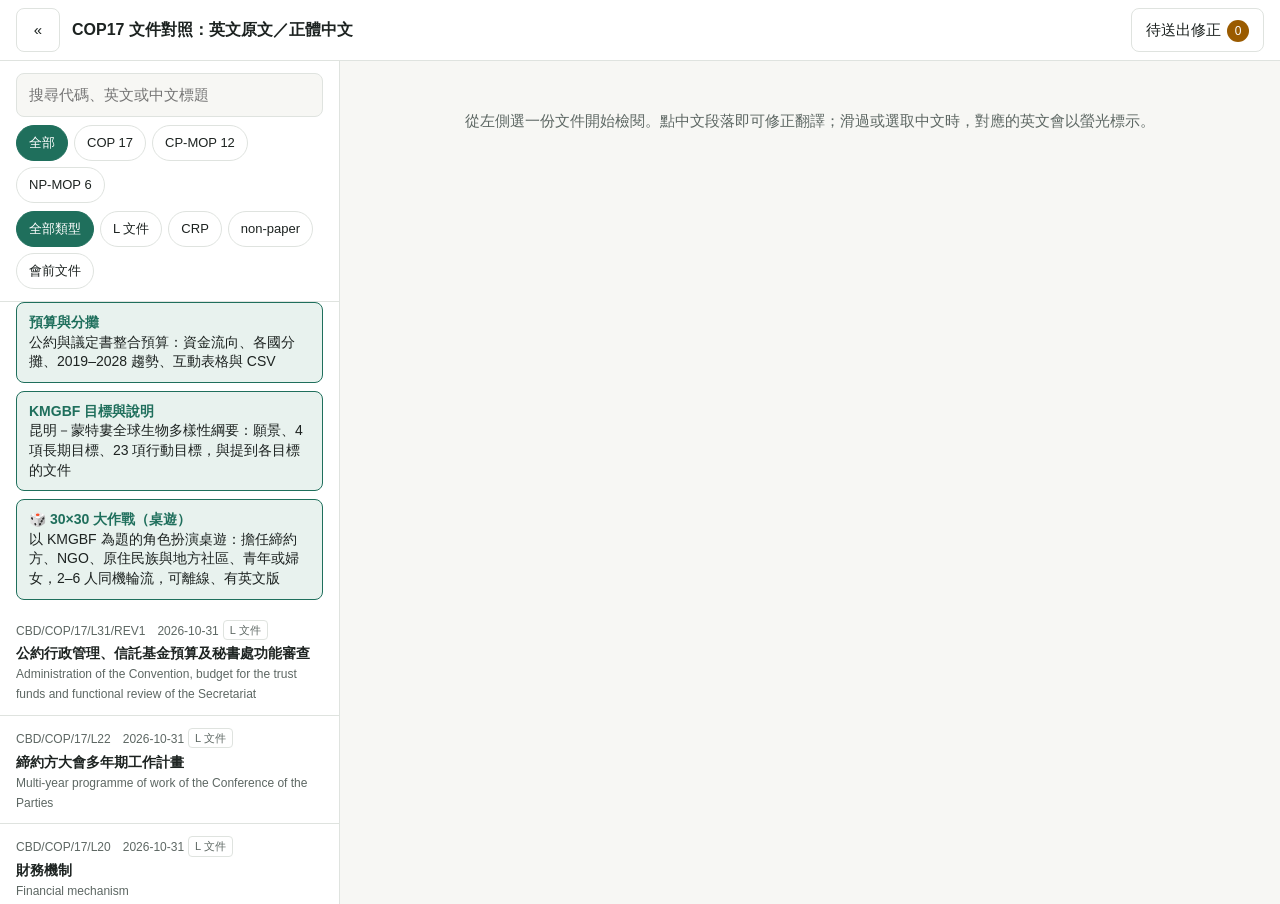
<file: index.html>
<!doctype html>
<html lang="zh-Hant-TW">
<head>
<meta charset="utf-8">
<meta name="viewport" content="width=device-width, initial-scale=1">
<title>COP17 文件對照</title>
<meta name="description" content="CBD COP17 會議文件英文原文與正體中文翻譯對照檢閱（非官方翻譯）">
<style>
:root{--bg:#f7f7f4;--panel:#fff;--ink:#1d2321;--muted:#5d6763;--line:#dfe3df;--accent:#1f6f5c;--accent-ink:#fff;--soft:#e8f2ee;--warn:#9a5b00;--warn-bg:#fff4e0;--edit:#fff8d6;--edit-line:#e2c64a;--hl:#fff176;--hl-soft:#fffbd1;--term:#c2185b;--mono:ui-monospace,SFMono-Regular,Menlo,Consolas,monospace}
@media (prefers-color-scheme:dark){:root:not([data-theme="light"]){--bg:#121615;--panel:#1a201e;--ink:#e3e8e5;--muted:#9aa5a0;--line:#2c3532;--accent:#5cc2a4;--accent-ink:#0d1412;--soft:#1f2e29;--warn:#f0b35a;--warn-bg:#2e2412;--edit:#2f2a12;--edit-line:#8a7520;--hl:#5c5310;--hl-soft:#2e2b14;--term:#ff8fbf}}
:root[data-theme="dark"]{--bg:#121615;--panel:#1a201e;--ink:#e3e8e5;--muted:#9aa5a0;--line:#2c3532;--accent:#5cc2a4;--accent-ink:#0d1412;--soft:#1f2e29;--warn:#f0b35a;--warn-bg:#2e2412;--edit:#2f2a12;--edit-line:#8a7520;--hl:#5c5310;--hl-soft:#2e2b14;--term:#ff8fbf}
*{box-sizing:border-box}
html,body{margin:0;height:100%}
body{background:var(--bg);color:var(--ink);font:15px/1.65 -apple-system,BlinkMacSystemFont,"PingFang TC","Noto Sans TC","Microsoft JhengHei",sans-serif;overflow-x:hidden}
button,input,textarea,select{font:inherit;color:inherit}
button{cursor:pointer}
a{color:var(--accent)}
header.top{position:sticky;top:0;z-index:5;display:flex;align-items:center;gap:12px;padding:8px 16px;background:var(--panel);border-bottom:1px solid var(--line);min-height:56px}
header.top h1{font-size:16px;margin:0;flex:1;min-width:0;white-space:nowrap;overflow:hidden;text-overflow:ellipsis}
.btn{min-height:44px;padding:0 14px;border:1px solid var(--line);border-radius:8px;background:var(--panel)}
.btn.primary{background:var(--accent);border-color:var(--accent);color:var(--accent-ink)}
.btn:disabled{opacity:.5;cursor:default}
.count{display:inline-block;min-width:22px;padding:0 6px;margin-left:6px;border-radius:11px;background:var(--warn);color:var(--panel);font-size:12px;line-height:22px;text-align:center}
.wrap{display:grid;grid-template-columns:340px 1fr;height:calc(100% - 57px);transition:grid-template-columns .2s}
body.side-off .wrap{grid-template-columns:0 1fr}
body.side-off aside{visibility:hidden;border-right:0}
.side{min-width:44px;padding:0 10px}
aside{border-right:1px solid var(--line);background:var(--panel);display:flex;flex-direction:column;min-height:0}
.filters{padding:12px 16px;border-bottom:1px solid var(--line);display:grid;gap:8px}
.filters input{width:100%;min-height:44px;padding:0 12px;border:1px solid var(--line);border-radius:8px;background:var(--bg)}
.chips{display:flex;flex-wrap:wrap;gap:6px}
.chip{min-height:36px;padding:0 12px;border:1px solid var(--line);border-radius:18px;background:var(--panel);font-size:13px}
.chip.on{background:var(--accent);border-color:var(--accent);color:var(--accent-ink)}
.list{overflow:auto;flex:1}
.item{display:block;width:100%;text-align:left;padding:10px 16px;border:0;border-bottom:1px solid var(--line);background:none;min-height:56px}
.item:hover{background:var(--soft)}
.item.on{background:var(--soft);box-shadow:inset 3px 0 var(--accent)}
.item .sym{font-size:12px;color:var(--muted)}
.item .t{display:block;font-weight:600;font-size:14px}
.item .e{display:block;font-size:12px;color:var(--muted)}
.tag{display:inline-block;font-size:11px;padding:0 6px;border-radius:4px;border:1px solid var(--line);color:var(--muted);margin-left:4px;vertical-align:1px}
main{overflow:auto;min-width:0}
.doc{max-width:1400px;margin:0 auto;padding:16px}
.empty{padding:48px 16px;color:var(--muted);text-align:center}
.dhead h2{font-size:20px;margin:4px 0}
.dhead .en{color:var(--muted);margin:0}
.links{display:flex;flex-wrap:wrap;gap:8px;margin:10px 0}
.links a{display:inline-flex;align-items:center;min-height:44px;padding:0 12px;border:1px solid var(--line);border-radius:8px;text-decoration:none;background:var(--panel)}
.note{font-size:13px;color:var(--warn);background:var(--warn-bg);border-radius:8px;padding:8px 12px;margin:8px 0}
section.card{background:var(--panel);border:1px solid var(--line);border-radius:10px;padding:12px 16px;margin:12px 0}
section.card h3{font-size:15px;margin:0 0 6px}
.sumf{position:relative;border-radius:6px;padding:4px 6px;margin:0 -6px;cursor:pointer}
.sumf:hover{background:var(--soft)}
.sumf.edited{background:var(--edit);outline:1px solid var(--edit-line)}
.sumf ul{margin:4px 0;padding-left:20px}
.label{font-size:12px;color:var(--muted)}
.toolbar{display:flex;flex-wrap:wrap;gap:8px;align-items:center;margin:12px 0}
.seg{display:inline-flex;border:1px solid var(--line);border-radius:8px;overflow:hidden}
.seg button{min-height:40px;padding:0 12px;border:0;background:var(--panel)}
.seg button.on{background:var(--accent);color:var(--accent-ink)}
.page{display:grid;grid-template-columns:minmax(0,1fr) minmax(0,1fr);gap:0;background:var(--panel);border:1px solid var(--line);border-radius:10px;margin:12px 0;overflow:hidden}
.page .pno{grid-column:1/-1;font-size:12px;color:var(--muted);padding:4px 12px;border-bottom:1px solid var(--line);background:var(--soft)}
.enp{padding:8px 12px;border-right:1px solid var(--line);min-width:0;font-size:14px;line-height:1.6;overflow-wrap:anywhere}
.ep{border-radius:6px;padding:2px 6px;margin:0 -6px 4px;transition:background .15s}
.ep.tb{font:12px/1.45 var(--mono);white-space:pre;overflow-x:auto;overflow-wrap:normal}
.ep.hl-soft,.blk.hl-soft{background:var(--hl-soft)}
.ep.hl,.blk.hl,.blk.hl:hover{background:var(--hl)}
.editor.hl{box-shadow:0 0 0 3px var(--hl)}
.ep.hl-anchor,.blk.hl-anchor{background:var(--hl);box-shadow:-4px 0 0 var(--accent)}
mark.term{background:none;color:var(--term);font-weight:700;text-decoration:underline 2px;text-underline-offset:3px}
a.dec{text-decoration:underline 1px dashed;text-underline-offset:3px;white-space:nowrap}
a.dec::after{content:"↗";font-size:.75em;margin-left:1px}
.cv{text-decoration:underline 1px var(--accent);text-underline-offset:3px;cursor:help}
body.cv-off .cv{text-decoration:none;cursor:inherit}
#tip{position:fixed;z-index:10;max-width:min(360px,calc(100% - 32px));background:var(--panel);color:var(--ink);border:1px solid var(--accent);border-radius:8px;padding:6px 10px;font-size:13px;line-height:1.5;box-shadow:0 4px 14px rgba(0,0,0,.18);pointer-events:none;display:none}
#tip.on{display:block}
#tip small{display:block;color:var(--muted);font-size:11px}
#toast{position:fixed;left:50%;bottom:16px;transform:translateX(-50%);max-width:calc(100% - 32px);background:var(--ink);color:var(--bg);padding:8px 14px;border-radius:8px;font-size:13px;z-index:9;display:none}
#toast.on{display:block}
.zh{padding:8px 12px;min-width:0}
.blk{position:relative;border-radius:6px;padding:4px 6px;margin:2px -6px;cursor:pointer;overflow-x:auto}
.blk:hover{background:var(--soft)}
.blk p{margin:.3em 0}
.blk table{border-collapse:collapse;font-size:13px}
.blk td,.blk th{border:1px solid var(--line);padding:2px 6px}
.blk td:first-child,.blk th:first-child{white-space:nowrap}
.blk.edited{background:var(--edit);outline:1px solid var(--edit-line);white-space:pre-wrap}
.badge{position:absolute;top:2px;right:4px;font-size:11px;color:var(--warn)}
.editor{background:var(--panel);border:1px solid var(--accent);border-radius:8px;padding:8px;margin:4px -6px;cursor:auto}
.editor textarea{width:100%;min-height:120px;border:1px solid var(--line);border-radius:6px;padding:8px;background:var(--bg);resize:vertical}
.editor input{width:100%;min-height:44px;border:1px solid var(--line);border-radius:6px;padding:0 8px;background:var(--bg);margin-top:6px}
.editor .row{display:flex;flex-wrap:wrap;gap:8px;margin-top:8px}
.editor .orig{font-size:12px;color:var(--muted);white-space:pre-wrap;max-height:8em;overflow:auto;border-left:3px solid var(--line);padding-left:8px;margin-bottom:6px}
body.v-en .page{grid-template-columns:1fr}body.v-en .zh{display:none}body.v-en .enp{border-right:0}
body.v-zh .page{grid-template-columns:1fr}body.v-zh .enp{display:none}
dialog{border:1px solid var(--line);border-radius:12px;background:var(--panel);color:var(--ink);padding:0;width:min(760px,calc(100% - 32px));max-height:calc(100% - 64px)}
dialog::backdrop{background:rgba(0,0,0,.4)}
.dlg{padding:16px;display:grid;gap:10px}
.dlg h3{margin:0}
.pend{border:1px solid var(--line);border-radius:8px;padding:8px 10px;font-size:13px}
.pend .old{color:var(--muted);text-decoration:line-through;white-space:pre-wrap}
.pend .new{white-space:pre-wrap}
.pend .hd{display:flex;justify-content:space-between;gap:8px;align-items:center}
.knav{display:block;margin:0 16px 0;padding:10px 12px;border:1px solid var(--accent);border-radius:8px;text-decoration:none;color:var(--ink);background:var(--soft);font-size:14px;line-height:1.4}
.knav b{color:var(--accent)}
.knav.on{background:var(--accent);color:var(--accent-ink)}.knav.on b{color:inherit}
.kidx{display:flex;flex-wrap:wrap;gap:6px;margin:12px 0}
.kidx a{display:inline-flex;align-items:center;justify-content:center;min-width:44px;min-height:36px;padding:0 8px;border:1px solid var(--line);border-radius:8px;background:var(--panel);text-decoration:none;font-size:13px}
.kgrp{font-size:16px;margin:24px 0 4px;padding-bottom:4px;border-bottom:2px solid var(--accent)}
.kcard{background:var(--panel);border:1px solid var(--line);border-radius:10px;padding:12px 16px;margin:12px 0;scroll-margin-top:12px}
.kcard h3{margin:0 0 8px;font-size:16px}
.kcard h3 small{color:var(--muted);font-weight:400;margin-left:6px}
.kpair{display:grid;grid-template-columns:minmax(0,1fr) minmax(0,1fr);gap:16px}
.kpair p{margin:.3em 0}
.ken{font-size:14px;line-height:1.6}
.kexp{background:var(--soft);border-radius:8px;padding:8px 12px;margin-top:10px;font-size:14px}
.kfn{font-size:12px;color:var(--muted);margin-top:6px}
.kind ul,.kdocs ul{margin:4px 0;padding-left:20px;font-size:13px}
.kind,.kdocs{margin-top:10px}
.kdocs summary{cursor:pointer;font-size:13px;color:var(--accent);min-height:32px;display:flex;align-items:center}
.kdocs li{margin:2px 0}
.kdocs .pg{display:inline-block;font-size:12px;padding:0 6px;margin:0 2px;border:1px solid var(--line);border-radius:4px;text-decoration:none}
a.kg{text-decoration:underline 1px dotted;text-underline-offset:3px}

/* 預算頁：圖表配色（dataviz 參考調色盤，已以本站淺色／深色底驗證） */
:root{--on-k:#fff;--k1:#1a87a8;--k2:#62a83c;--k3:#5a62a3;--k4:#c06fb8;--k5:#9aa39e;--mid:#baa6e2;--m1:#d9f0a3;--m2:#a1dab4;--m3:#41b6c4;--m4:#2c7fb8;--m5:#253494;--m6:#081d58;--s1:#2a78d6;--s2:#eb6834;--s3:#1baf7a;--s4:#eda100;--s5:#e87ba4;--s6:#008300;--muted-fill:#b9c0bc;--grid:#e6e9e6}
@media (prefers-color-scheme:dark){:root:not([data-theme="light"]){--on-k:#0d1412;--k1:#3aaed3;--k2:#7cc653;--k3:#8a8fe0;--k4:#ec8fc4;--k5:#6b756f;--mid:#8c78c4;--m1:#1f3d5c;--m2:#1d6e8f;--m3:#2a9d8f;--m4:#69c27a;--m5:#c4df5a;--m6:#fde725;--s1:#3987e5;--s2:#d95926;--s3:#199e70;--s4:#c98500;--s5:#d55181;--s6:#008300;--muted-fill:#56605b;--grid:#2c3532}}
:root[data-theme="dark"]{--on-k:#0d1412;--k1:#3aaed3;--k2:#7cc653;--k3:#8a8fe0;--k4:#ec8fc4;--k5:#6b756f;--mid:#8c78c4;--m1:#1f3d5c;--m2:#1d6e8f;--m3:#2a9d8f;--m4:#69c27a;--m5:#c4df5a;--m6:#fde725;--s1:#3987e5;--s2:#d95926;--s3:#199e70;--s4:#c98500;--s5:#d55181;--s6:#008300;--muted-fill:#56605b;--grid:#2c3532}
.doc svg text.sb-on{fill:var(--on-k)}.doc svg text.sb-lb{fill:var(--ink)}
.leaflet-container{font:inherit}.leaflet-bar a{background:var(--panel);color:var(--ink);border-color:var(--line)}.leaflet-bar a:hover{background:var(--soft)}.leaflet-control-attribution{background:color-mix(in oklab,var(--panel) 80%,transparent)!important;color:var(--muted)}.leaflet-control-attribution a{color:var(--accent)}
.kpis{display:grid;grid-template-columns:repeat(auto-fit,minmax(170px,1fr));gap:10px;margin:12px 0}
.kpi{background:var(--panel);border:1px solid var(--line);border-radius:10px;padding:10px 12px}
.kpi .v{font-size:22px;font-weight:700;font-variant-numeric:tabular-nums}
.kpi .l{font-size:12px;color:var(--muted)}
.kpi .d{font-size:12px;color:var(--muted)}
.ctrl{display:flex;flex-wrap:wrap;gap:8px;align-items:center;margin:8px 0}
.ctrl select,.ctrl input{min-height:40px;border:1px solid var(--line);border-radius:8px;padding:0 10px;background:var(--panel)}
.chart{width:100%;overflow-x:auto}
.chart svg{display:block;max-width:100%;height:auto}
.ctrl select,.ctrl input{max-width:100%}
@media (max-width:640px){.chart>svg[viewBox^="0 0 880"]{min-width:640px;max-width:none}.chart>svg[viewBox^="-4"],.chart>div>svg[viewBox^="-4"]{min-width:600px;max-width:none}
.chart:has(>svg[viewBox^="0 0 880"])::after,.chart:has(>svg[viewBox^="-4"])::after,.chart:has(>div>svg[viewBox^="-4"])::after{content:"← 左右滑動看完整圖表 →";display:block;position:sticky;left:0;width:calc(100vw - 64px);text-align:center;font-size:12px;color:var(--muted);padding:4px 0}}
table.dt th .thb{all:unset;cursor:pointer;display:inline}
table.dt th .thb:focus-visible{outline:2px solid var(--s1);outline-offset:2px}
.chart text,.doc svg text{fill:var(--ink);font-size:12px}
.chart .mut,.doc svg .mut{fill:var(--muted)}
.chart .gl,.doc svg .gl{stroke:var(--grid);stroke-width:1}
.doc svg{max-width:100%;height:auto}
.chart .hit:hover,.chart .hit:focus{opacity:.85;outline:none}
.legend{display:flex;flex-wrap:wrap;gap:12px;font-size:12px;color:var(--muted);margin:6px 0}
.legend i{display:inline-block;width:12px;height:12px;border-radius:3px;margin-right:4px;vertical-align:-2px}
.src{font-size:12px;color:var(--muted);margin-top:6px}
#vtip{position:fixed;z-index:11;pointer-events:none;background:var(--panel);border:1px solid var(--line);border-radius:8px;padding:6px 10px;font-size:12px;box-shadow:0 4px 14px rgba(0,0,0,.18);display:none;max-width:280px}
#vtip b{display:block;font-size:14px;font-variant-numeric:tabular-nums}
table.dt{border-collapse:collapse;width:100%;font-size:13px;font-variant-numeric:tabular-nums}
table.dt th,table.dt td{border-bottom:1px solid var(--line);padding:4px 6px;text-align:right;white-space:nowrap}
table.dt th:first-child,table.dt td:first-child,table.dt th.t,table.dt td.t{text-align:left;white-space:normal}
table.dt td.t{min-width:6em}
table.dt th{cursor:pointer;position:sticky;top:0;background:var(--panel)}
table.dt th[aria-sort]::after{content:" ▾";color:var(--muted)}
table.dt th[aria-sort="ascending"]::after{content:" ▴"}
.dtwrap{max-height:520px;overflow:auto;border:1px solid var(--line);border-radius:8px}
.up{color:var(--s2)}.down{color:var(--s1)}
footer{font-size:12px;color:var(--muted);padding:16px;border-top:1px solid var(--line);margin-top:24px}
.back{display:none}
@media (max-width:900px){
  .wrap{grid-template-columns:1fr}
  aside{display:flex}
  main{display:none}
  body.reading aside{display:none}
  body.reading main{display:block}
  body.reading .back{display:inline-block}
  .side{display:none}
  body.side-off .wrap{grid-template-columns:1fr}
  body.side-off aside{visibility:visible}
  .page{grid-template-columns:1fr}
  .enp{border-right:0;border-bottom:1px solid var(--line)}
  .kpair{grid-template-columns:1fr}
  body.v-en .zh,body.v-zh .enp{display:none}
}
</style>
</head>
<body class="v-both">
<header class="top">
  <button class="btn back" id="back" aria-label="回到清單">‹ 清單</button>
  <button class="btn side" id="side" aria-label="收合文件清單" aria-expanded="true" title="收合／展開文件清單">«</button>
  <h1>COP17 文件對照：英文原文／正體中文</h1>
  <button class="btn" id="pending">待送出修正<span class="count" id="cnt">0</span></button>
</header>
<div class="wrap">
  <aside>
    <div class="filters">
      <input id="q" type="search" placeholder="搜尋代碼、英文或中文標題" aria-label="搜尋">
      <div class="chips" id="fm"></div>
      <div class="chips" id="ft"></div>
    </div>
    <a class="knav" id="bnav" href="#budget" style="margin-bottom:8px"><b>預算與分攤</b><br>公約與議定書整合預算：資金流向、各國分攤、2019–2028 趨勢、互動表格與 CSV</a>
    <a class="knav" id="knav" href="#kmgbf"><b>KMGBF 目標與說明</b><br>昆明－蒙特婁全球生物多樣性綱要：願景、4 項長期目標、23 項行動目標，與提到各目標的文件</a>
    <a class="knav" id="gnav" href="game/" style="margin-top:8px"><b>🎲 30×30 大作戰（桌遊）</b><br>以 KMGBF 為題的角色扮演桌遊：擔任締約方、NGO、原住民族與地方社區、青年或婦女，2–6 人同機輪流，可離線、有英文版</a>
    <div class="list" id="list" style="margin-top:8px"></div>
  </aside>
  <main id="main"><div class="empty">從左側選一份文件開始檢閱。點中文段落即可修正翻譯；滑過或選取中文時，對應的英文會以螢光標示。</div></main>
</div>
<div id="toast" role="status" aria-live="polite"></div>
<div id="tip" role="tooltip"></div>
<div id="vtip" role="tooltip"></div>
<dialog id="dlg"><div class="dlg" id="dlgc"></div></dialog>
<script>
'use strict';
const REPO = 'https://github.com/mutolisp/CBD_COP17';
const KEY = 'cbd-cop17-review-edits-v1';
window.DOCS = {};
const MEET = [['', '全部'], ['COP-17', 'COP 17'], ['CP-MOP-12', 'CP-MOP 12'], ['NP-MOP-06', 'NP-MOP 6']];
const NAT = [['', '全部類型'], ['limited', 'L 文件'], ['crp', 'CRP'], ['non-paper', 'non-paper'], ['official', '會前文件']];
const NATL = Object.fromEntries(NAT);
const S = {m: '', t: '', q: '', id: null};
const $ = s => document.querySelector(s);
const el = (tag, attrs = {}, ...kids) => {
  const e = document.createElement(tag);
  for (const [k, v] of Object.entries(attrs)) {
    if (v == null) continue;
    if (k === 'class') e.className = v; else if (k === 'html') e.innerHTML = v; else if (k.startsWith('on')) e.addEventListener(k.slice(2), v); else e.setAttribute(k, v);
  }
  for (const c of kids.flat()) if (c != null) e.append(c);
  return e;
};
const ymd = s => new Date(Date.parse(s) + 4 * 3600e3).toISOString().slice(0, 10);  // 葉里溫時間

let EDITS = {};
let storeOK = true;
try { EDITS = JSON.parse(localStorage.getItem(KEY) || '{}') || {}; } catch (e) { storeOK = false; }
function saveEdits() {
  try { localStorage.setItem(KEY, JSON.stringify(EDITS)); storeOK = true; } catch (e) { storeOK = false; }
  $('#cnt').textContent = Object.keys(EDITS).length;
}

function chips(box, opts, key) {
  box.replaceChildren(...opts.map(([v, l]) => el('button', {class: 'chip' + (S[key] === v ? ' on' : ''), onclick: () => { S[key] = v; chips(box, opts, key); renderList(); }}, l)));
}
function renderList() {
  const norm = s => s.toLowerCase().replace(/[.\s]/g, '');  // 代碼有 L.31／L31 兩種寫法
  const q = norm(S.q);
  const rows = IDX.filter(d => (!S.m || d.meeting === S.m) && (!S.t || d.nature === S.t) &&
    (!q || norm(d.sym + d.title + d.title_zh).includes(q)));
  $('#list').replaceChildren(...rows.map(d => el('button', {class: 'item' + (d.id === S.id ? ' on' : ''), onclick: () => { location.hash = d.id; }},
    el('span', {class: 'sym'}, (d.sym || '（無文件代碼）') + '　' + ymd(d.pub)),
    el('span', {class: 'tag'}, NATL[d.nature] || d.nature), d.full ? null : el('span', {class: 'tag'}, '只有摘要'),
    el('span', {class: 't'}, d.title_zh || d.title), el('span', {class: 'e'}, d.title))),
    rows.length ? '' : el('div', {class: 'empty'}, '沒有符合的文件'));
}

function load(id) {
  return new Promise((ok, bad) => {
    if (window.DOCS[id]) return ok(window.DOCS[id]);
    const s = el('script', {src: 'data/' + id + '.js'});
    s.onload = () => window.DOCS[id] ? ok(window.DOCS[id]) : bad();
    s.onerror = bad;
    document.head.append(s);
  });
}

function route() {
  let h = location.hash.slice(1);
  try { h = decodeURIComponent(h); } catch (_) {}  // 網址含不合法的 % 時不要整頁空白
  const [id, sub] = h.split('/');
  $('#bnav').classList.remove('on');
  if (id !== 'budget') teardown();
  // 文件連結 #<id>/p004/<錨點>：錨點可能含「/」，所以先切再解碼
  const anc = (() => { const r = location.hash.slice(1).split('/')[2]; try { return r ? decodeURIComponent(r) : ''; } catch (_) { return ''; } })();
  if (id === 'kmgbf') openKmgbf(sub); else if (id === 'budget') openBudget(h.split('/').slice(1)); else openDoc(id, sub, anc);
}
const toPage = p => { const e = p && document.getElementById('pg-' + p); if (e) e.scrollIntoView(); };
// 錨點：「16」＝第 16 段（含其下 (a)(b) 子項）；「fn12」＝註 12；其他文字＝以此開頭的段落（如「Table 3」）及其後的表格內容
let ANCHOR = [];
function markAnchor(id, p, a) {
  ANCHOR.forEach(n => n.classList.remove('hl-anchor')); ANCHOR = [];
  const pg = window.DOCS[id]?.pages.find(x => x.p === p);
  if (!a || !pg?.eps) return false;
  const T = pg.en.map(e => pnorm(e.t).replace(/^\[/, '')), esc = s => s.replace(/[.*+?^${}()|[\]\\]/g, '\\$&');
  const isPara = t => /^\d{1,3}\.\s/.test(t), isFn = t => /^\d{1,3}\s+\S/.test(t) && !/^\d[\d\s.,()–-]*$/.test(t);
  let js = [];
  if (/^\d{1,3}$/.test(a)) {
    const i = T.findIndex(t => t.startsWith(a + '. ') || t === a + '.');
    if (i >= 0) { js = [i]; for (let k = i + 1; k < T.length && /^\([a-z]{1,4}\)/.test(T[k]); k++) js.push(k); }
  } else if (/^fn\d{1,3}$/.test(a)) {
    const n = a.slice(2), i = T.findLastIndex(t => t.startsWith(n + ' ') && isFn(t));
    if (i >= 0) js = [i];
  } else {
    const re = new RegExp('^' + esc(pnorm(a)) + '(?![\\d.])'), i = T.findIndex(t => re.test(t));
    const head = !/^table \d/.test(T[i] || ''), stop = t => /^\d+\/\d+$/.test(t) || isFn(t) || /^table \d/.test(t) || /^([a-h]|[ivx]{1,4})\.\s/.test(t);  // 「C. 」「II. 」等章節標題
    if (i < 0) { const re2 = new RegExp('(^|\\s)' + esc(pnorm(a)) + '(?![\\d.])'), i2 = T.findIndex(t => re2.test(t)); if (i2 >= 0) js = [i2]; }  // 段落切分把標題併進別段時：只標示含這段文字的段落
    if (i >= 0) { js = [i]; for (let k = i + 1; k < T.length && js.length < 12 && !stop(T[k]) && (head ? !(T[k].length < 90 && !isPara(T[k]) && !/^\(/.test(T[k])) : !isPara(T[k])); k++) js.push(k); }
  }
  if (!js.length) return false;
  const zh = pg.eps[0].parentNode.parentNode.querySelector('.zh');
  ANCHOR = [...js.map(j => pg.eps[j]), ...[...zh.children].filter(n => pg.blocks[n.dataset.i]?.en?.some(j => js.includes(j)))];
  ANCHOR.forEach(n => n.classList.add('hl-anchor'));
  ANCHOR[0].scrollIntoView({block: 'center'});
  return true;
}
function openDoc(id, p, a) {
  $('#knav').classList.remove('on');
  const meta = IDX.find(d => d.id === id);
  if (meta && S.id === id && $('#main .page')) { toPage(p); markAnchor(id, p, a); return; }  // 同一份文件只換頁
  S.id = meta ? id : null;
  document.body.classList.toggle('reading', !!meta);
  renderList();
  if (!meta) { $('#main').replaceChildren(el('div', {class: 'empty'}, '從左側選一份文件開始檢閱。點中文段落即可修正翻譯；滑過或選取中文時，對應的英文會以螢光標示。')); return; }
  $('#main').replaceChildren(el('div', {class: 'empty'}, '載入中…'));
  load(id).then(doc => { renderDoc(meta, doc); toPage(p); markAnchor(id, p, a); },() => $('#main').replaceChildren(el('div', {class: 'empty'}, '無法載入這份文件。')));
}

function renderDoc(m, doc) {
  const box = el('div', {class: 'doc'});
  box.append(el('div', {class: 'dhead'},
    el('div', {class: 'label'}, [m.sym || '（無文件代碼）', MEET.find(x => x[0] === m.meeting)?.[1], NATL[m.nature], m.group, '發布 ' + ymd(m.pub)].filter(Boolean).join('・')),
    el('h2', {}, m.title_zh || m.title), el('p', {class: 'en', lang: 'en'}, m.title)),
    el('div', {class: 'links'}, el('a', {href: m.url, target: '_blank', rel: 'noopener'}, 'CBD 原文 PDF ↗')),
    el('div', {class: 'note'}, '中文為非官方翻譯（' + (m.tr ? m.tr + ' 翻譯' + (m.rv ? '，經 ' + m.rv + ' 逐頁對照原文審查' : '，尚未審查') : 'AI 翻譯' + (m.reviewed ? '，經 Claude Haiku 逐頁對照原文審查' : '')) + '），未經 CBD 秘書處審定，以英文原文為準。發現錯誤請點該段修正。'));
  if (doc.summary) box.append(renderSummary(m, doc));
  if (doc.pages.length) {
    box.append(el('div', {class: 'toolbar'}, el('div', {class: 'seg', role: 'group', 'aria-label': '顯示方式'},
      ...[['both', '並排'], ['en', '英文'], ['zh', '中文']].map(([v, l]) => el('button', {class: document.body.classList.contains('v-' + v) ? 'on' : '', onclick: e => {
        document.body.classList.remove('v-both', 'v-en', 'v-zh'); document.body.classList.add('v-' + v);
        e.target.parentNode.querySelectorAll('button').forEach(b => b.classList.toggle('on', b === e.target));
      }}, l))),
      el('button', {class: 'btn', 'aria-pressed': String(!document.body.classList.contains('cv-off')), onclick: e => {
        const off = document.body.classList.toggle('cv-off'); e.target.setAttribute('aria-pressed', String(!off));
        try { localStorage.setItem(KEY + '-cv', off ? 'off' : 'on'); } catch (_) {}
      }}, '用語底線')));
    for (const pg of doc.pages) {
      const zh = el('div', {class: 'zh', lang: 'zh-Hant-TW'});
      const en = el('div', {class: 'enp', lang: 'en'});
      pg.eps = pg.en.map(e => en.appendChild(renderEp(el('div', {class: 'ep' + (e.tb ? ' tb' : '')}), e.t)));
      pg.eps.forEach((d, j) => {
        const zs = () => [...zh.children].filter(n => pg.blocks[n.dataset.i]?.en?.includes(j));
        d.addEventListener('mouseenter', () => zs().forEach(n => n.classList.add('hl-soft')));
        d.addEventListener('mouseleave', () => zs().forEach(n => n.classList.remove('hl-soft')));
      });
      pg.blocks.forEach((b, i) => zh.append(renderBlock(m, pg, b, i)));
      const pno = el('div', {class: 'pno'}, '第 ' + parseInt(pg.p.slice(1), 10) + ' 頁');
      if (pg.csv?.length) pno.append('　本頁表格：', ...pg.csv.flatMap((c, k) => [k ? '、' : '', el('a', {href: 'csv/' + c.f, download: '', title: c.t}, 'CSV' + (pg.csv.length > 1 ? ' ' + (k + 1) : ''))]),
        ...(['6ae539bc7de9589330b3be97', '6ae4fb8bf82f19ef123c62af', '6ae543397de9589330b3c2f1'].includes(m.id) ? ['　', el('a', {href: '#budget'}, '在預算頁查看')] : []));
      box.append(el('div', {class: 'page', id: 'pg-' + pg.p}, pno, en, zh));
    }
  } else {
    box.append(el('div', {class: 'note'}, '會前正式文件只提供白話摘要，全文請看 CBD 原文。'));
  }
  box.append(footer());
  $('#main').replaceChildren(box);
  $('#main').scrollTop = 0;
}

// ---------- 預算與分攤（資料：data/budget.js，由 tools/tables.py 與 review_site.py 產生） ----------
const NS = 'http://www.w3.org/2000/svg';
function sv(tag, attrs = {}, ...kids) {
  const e = document.createElementNS(NS, tag);
  for (const [k, v] of Object.entries(attrs)) if (v !== null && v !== undefined) e.setAttribute(k, v);
  for (const k of kids) if (k !== null && k !== undefined) e.append(k);
  return e;
}
const nf = (v, d = 1) => v === null || v === undefined || isNaN(v) ? '—' : Number(v).toLocaleString('zh-TW', {minimumFractionDigits: d, maximumFractionDigits: d});
// 新臺幣概估（匯率見 BUDGET.fx）：億元取 2 位、萬元取整數
const twd = v => {
  const r = window.BUDGET?.fx?.rate;
  if (!r || v == null) return '';
  const n = Math.abs(v * r), s = v < 0 ? '−' : '';
  return '約新臺幣 ' + s + (n >= 1e8 ? nf(n / 1e8, 2) + ' 億元' : n >= 1e4 ? nf(Math.round(n / 1e4), 0) + ' 萬元' : nf(Math.round(n), 0) + ' 元');
};
const usd = v => nf(v, 0) + ' 美元' + (twd(v) ? '（' + twd(v) + '）' : '');
const kusd = v => nf(v, 1) + ' 千美元' + (twd(v * 1000) ? '（' + twd(v * 1000) + '）' : '');
const fxNote = () => { const f = window.BUDGET?.fx; return f ? '新臺幣為概估，以 1 美元 ＝ ' + f.rate + ' 新臺幣換算（中央銀行公布 ' + f.date + ' 銀行間收盤匯率）' : ''; };
const unitNote = t => el('div', {class: 'label', style: 'margin:2px 0 4px'}, '單位：' + t + (/美元/.test(t) && fxNote() ? '；' + fxNote() : ''));
const pnorm = s => s.replace(/’/g, "'").normalize('NFKD').replace(/[̀-ͯ]/g, '').replace(/\s+/g, ' ').trim().toLowerCase();
const FC = {COP: 'var(--s1)', CP: 'var(--s2)', NP: 'var(--s3)'};
const GC = {staff: 'var(--s1)', meet: 'var(--s2)', ops: 'var(--s3)', special: 'var(--s4)', psc: 'var(--s5)', wcr: 'var(--s6)'};
const GZ = () => Object.fromEntries(window.BUDGET.groups);

// 提示框：數值在前、標籤在後；以 textContent 放入（資料來自外部文件）
function showVtip(x, y, value, label, note) {
  const t = $('#vtip');
  t.replaceChildren(...[el('b', {}, value), label, note ? el('div', {class: 'label'}, note) : null].filter(x => x != null && x !== ''));  // replaceChildren 會把 null 印成文字
  t.style.display = 'block';
  const w = t.offsetWidth, h = t.offsetHeight;
  t.style.left = Math.max(8, Math.min(x + 12, innerWidth - w - 8)) + 'px';
  t.style.top = (y + h + 20 > innerHeight ? y - h - 12 : y + 14) + 'px';
}
const hideVtip = () => { $('#vtip').style.display = 'none'; };
function tipOn(node, f) {
  node.setAttribute('tabindex', '0');
  node.classList.add('hit');
  node.addEventListener('pointermove', e => showVtip(e.clientX, e.clientY, ...f()));
  node.addEventListener('pointerleave', hideVtip);
  node.addEventListener('focus', () => { const r = node.getBoundingClientRect(); showVtip(r.left + r.width / 2, r.top, ...f()); });
  node.addEventListener('blur', hideVtip);
  if (!node.getAttribute('role')) node.setAttribute('role', 'img');
  try { node.setAttribute('aria-label', f().filter(x => x != null && x !== '').join('，')); } catch (_) {}
  return node;
}
// 可點的 SVG 元素：滑鼠點擊之外，Enter／空白鍵也能觸發
function clickable(node, fn) {
  node.setAttribute('tabindex', '0'); node.setAttribute('role', 'button');
  node.addEventListener('click', fn);
  node.addEventListener('keydown', e => { if (e.key === 'Enter' || e.key === ' ') { e.preventDefault(); fn(e); } });
  return node;
}
// 預算頁重繪或離開時要釋放的資源（Leaflet 地圖、觀察器、全域監聽器）
const TEARDOWN = [];
const teardown = () => { for (const f of TEARDOWN.splice(0)) try { f(); } catch (_) {} };
let partyShow = null;  // 查詢卡在畫面上時，點地圖只換查詢卡內容，不整頁重繪
function legend(items) {
  return el('div', {class: 'legend', 'aria-hidden': 'true'}, ...items.map(([c, l]) => el('span', {}, el('i', {style: 'background:' + c}), l)));
}
// 「下載 CSV」列：items 為 [路徑, 說明]；路徑以 h: 開頭者在 csv/history/，doc:<id>:<頁> 取該頁的文件表格 CSV
function csvDl(B, items) {
  const out = el('div', {class: 'src'}, '下載 CSV：');
  const links = [];
  for (const [p, label] of items) {
    if (p.startsWith('h:')) links.push(['csv/history/' + p.slice(2), label]);
    else if (p.startsWith('doc:')) (B.csv[p.slice(4)] || []).forEach((c, k, a) => links.push(['csv/' + c, label + (a.length > 1 ? ' ' + (k + 1) : '')]));
  }
  links.forEach(([href, label], k) => out.append(k ? '、' : '', el('a', {href, download: ''}, label)));
  return links.length ? out : '';
}
// 本站文件頁連結；a 為錨點（段號「16」、註「fn12」或段首文字「Table 3」），點開後螢光標示
const docHref = (id, p, a) => '#' + id + '/p' + String(p).padStart(3, '0') + (a ? '/' + encodeURIComponent(a) : '');
// 一筆 COP17 文件出處：原文 PDF（該頁）＋本站中英對照（標示段落）
function docRef(id, p, sym, a) {
  const m = IDX.find(d => d.id === id);
  return [sym + '（', ...(m?.url ? [el('a', {href: m.url + '#page=' + p, target: '_blank', rel: 'noopener'}, '原文第 ' + p + ' 頁 ↗'), '、'] : []),
    el('a', {href: docHref(id, p, a), title: '本站英文原文與中文翻譯並排，並標示相關段落'}, m?.full ? '本站中英對照' : '本站摘要'), '）'];
}
function srcLine(B, parts) {
  // parts: [[docId, page, sym, extra, anchor], …]；有 CSV 的頁面加下載連結
  const out = el('div', {class: 'src'}, '資料來源：');
  parts.forEach(([id, p, sym, extra, a], k) => {
    if (k) out.append('；');
    if (id.startsWith('http')) out.append(el('a', {href: id, target: '_blank', rel: 'noopener'}, sym + ' ↗'));
    else out.append(...docRef(id, p, sym, a));
    const cs = B.csv[id + ':' + p] || [];
    if (cs.length) out.append('（', ...cs.flatMap((c, k) => [k ? '、' : '', el('a', {href: 'csv/' + c, download: ''}, 'CSV' + (cs.length > 1 ? ' ' + (k + 1) : ''))]), '）');
    if (extra) out.append(extra);
  });
  return out;
}

function openBudget(parts) {
  S.id = null; renderList();
  document.body.classList.add('reading');
  $('#knav').classList.remove('on'); $('#bnav').classList.add('on');
  if (window.BUDGET && partyShow && parts?.[0] === 'party' && document.getElementById('party-card')) { partyShow(parts[1] || ''); document.getElementById('party-card').scrollIntoView(); return; }
  const go = () => { (parts?.[0] === 'taiwan' ? renderTaiwan : renderBudget)(parts || []); };
  if (window.BUDGET) return go();
  $('#main').replaceChildren(el('div', {class: 'empty'}, '載入中…'));
  const s = el('script', {src: 'data/budget.js'});
  s.onload = go; s.onerror = () => $('#main').replaceChildren(el('div', {class: 'empty'}, '找不到 data/budget.js。'));
  document.head.append(s);
}

function renderBudget(parts) {
  teardown();
  const B = window.BUDGET, box = el('div', {class: 'doc'});
  const F = Object.fromEntries((B.funds || []).map(f => [f.key, f]));
  const t1 = B.table1, totRow = t1?.rows.find(r => r.en === 'Total');
  if (!F.COP || !F.CP || !F.NP || !totRow) { $('#main').replaceChildren(el('div', {class: 'empty'}, '預算資料不完整（缺少某個基金的分攤表或表 1），請重新產生 data/budget.js。')); return; }
  const cop = F.COP, sumNet = k => B.funds.reduce((s, f) => s + (f.net[k] || 0), 0);
  const prevTotal = (B.years?.['2025']?.total || 0) + (B.years?.['2026']?.total || 0);
  const staffNow = B.staff?.rows.find(r => r[0] === 'Total');
  box.append(el('div', {class: 'dhead'},
      el('div', {class: 'label'}, 'COP 17／CP-MOP 12／NP-MOP 6 預算文件（L 文件，尚未定案；公約文件的預算表仍在方括號內）'),
      el('h2', {}, '預算與分攤：公約及議定書整合預算'), el('p', {class: 'en', lang: 'en'}, 'Integrated budget of the Convention and its Protocols, 2027–2028')),
    el('div', {class: 'links'}, ...B.funds.map(f => el('a', {href: '#' + f.id}, f.sym + '（' + f.zh + '）'))),
    el('div', {class: 'note'}, '數字以英文原文為準，金額除另註明外為千美元。三份文件是同一份整合預算：公約、卡塔赫納議定書、名古屋議定書依 ' +
      B.funds.map(f => f.pct + '%').join('／') + ' 分攤。過去各期數字取自預算決議（' + B.decisions.map(d => d.ref).join('、') + '），每一列都可連回原文。'));
  box.append(introCard(B, F));
  const kpiCsv = csvDl(B, [['doc:' + t1.id + ':' + t1.page, 'CBD/COP/17/L.31/Rev.1 表 1'], ...B.funds.filter(f => f.key !== 'COP').map(f => ['doc:' + f.id + ':' + f.pages.t1, f.sym + ' 表 1'])]);
  box.append(el('div', {class: 'kpis'},
    el('div', {class: 'kpi'}, el('div', {class: 'l'}, '2027–2028 整合核心預算'), el('div', {class: 'v'}, nf(totRow.v[2])), el('div', {class: 'd'},
      '千美元（' + twd(totRow.v[2] * 1000) + '）' + (prevTotal ? '；2025–2026 為 ' + nf(prevTotal) + '（' + ((totRow.v[2] / prevTotal - 1) * 100 >= 0 ? '+' : '') + nf((totRow.v[2] / prevTotal - 1) * 100) + '%）' : ''))),
    el('div', {class: 'kpi'}, el('div', {class: 'l'}, '締約方應分攤淨額（三基金，2027–2028）'), el('div', {class: 'v'}, nf(sumNet(2))), el('div', {class: 'd'}, '千美元（' + twd(sumNet(2) * 1000) + '）；扣除地主國捐助與動用準備金後')),
    el('div', {class: 'kpi'}, el('div', {class: 'l'}, '公約一般信託基金分攤國數'), el('div', {class: 'v'}, String(cop.contrib.rows.length)), el('div', {class: 'd'},
      'CP ' + F.CP.contrib.rows.length + '、NP ' + F.NP.contrib.rows.length + '（含歐盟）')),
    staffNow ? el('div', {class: 'kpi'}, el('div', {class: 'l'}, '秘書處核心預算員額'), el('div', {class: 'v'}, String(staffNow[2])), el('div', {class: 'd'}, '2025–2026 核定 ' + staffNow[1] + ' 個')) : null));
  if (kpiCsv) box.append(kpiCsv);
  box.append(...[sankeyCard(B), rankCard(B), mapCard(B), trendCard(B), ...(B.status ? [statusCard(B)] : []), B.arrears ? arrearsCard(B) : null, ...(B.status ? [execCard(B)] : []), B.fin ? finCard(B) : null, B.fin ? auditCard() : null, lorenzCard(B), B.cf ? cfCard(B) : null, twLinkCard(), B.kmgbf ? kmgbfCard(B) : null, B.kmgbf && B.years?.['2027'] ? yerevanCard(B) : null, groupsCard(B), partyCard(B, parts), tableCard(B), footer()].filter(Boolean));
  $('#main').replaceChildren(box);
  if (parts[0] === 'party') document.getElementById('party-card')?.scrollIntoView();
  else $('#main').scrollTop = 0;
}

// ---- 開頭說明：三項條約與本屆三份預算決議草案（條約日期與目的取自 cbd.int；決議內容取自各 L 文件英文原文） ----
function introCard(B, F) {
  const T = [
    ['COP', '生物多樣性公約（CBD）', '1992 年 6 月 5 日於里約地球高峰會開放簽署，1993 年 12 月 29 日生效。三大目標：保育生物多樣性、永續利用其組成部分、公平合理分享利用遺傳資源所產生的利益。', 'https://www.cbd.int/history/'],
    ['CP', '卡塔赫納生物安全議定書', '2000 年 1 月 29 日通過，2003 年 9 月 11 日生效。規範現代生物技術產生的基因改造活生物體（LMO）跨國移轉，防範其對生物多樣性可能造成的風險。', 'https://bch.cbd.int/protocol/background/'],
    ['NP', '名古屋議定書（遺傳資源取得與利益分享）', '2010 年 10 月 29 日於日本名古屋通過，2014 年 10 月 12 日生效。目的是公平合理分享利用遺傳資源所產生的利益。', 'https://www.cbd.int/abs/about'],
  ];
  const card = el('section', {class: 'card'});
  card.append(el('h3', {}, '三項條約與各自的信託基金'),
    el('p', {class: 'label'}, '公約與兩項議定書各有締約方與一般信託基金，但共用同一個秘書處，所以三份預算決議採同一份整合預算，秘書處服務成本依 72：15：13 分攤。各基金只由該條約的締約方分攤，下表的締約方數取自本屆分攤表（含歐盟）。'),
    el('div', {style: 'display:grid;grid-template-columns:repeat(auto-fit,minmax(240px,1fr));gap:10px'}, ...T.map(([k, name, text, url]) => {
      const f = F[k];
      return el('div', {class: 'kpi'}, el('div', {class: 'l'}, el('i', {style: 'display:inline-block;width:10px;height:10px;border-radius:2px;margin-right:6px;background:' + FC[k]}), name),
        el('div', {class: 'd', style: 'margin:4px 0'}, text),
        el('div', {class: 'd'}, '整合預算分攤 ' + f.pct + '%；本屆分攤表 ' + f.contrib.rows.length + ' 個締約方。', el('a', {href: url, target: '_blank', rel: 'noopener'}, '條約說明 ↗')));
    })),
    el('h3', {style: 'margin-top:16px'}, '本屆相關決議草案'),
    el('p', {class: 'label'}, 'COP 17、CP-MOP 12、NP-MOP 6 於 2026 年 10 月 19–30 日在葉里溫合併舉行。以下三份是預算議題的會中決議草案（L 文件）：公約那份的預算金額與表 1–3 在方括號內；兩項議定書的金額沒有加方括號，但註腳說明待表 1 預算表通過後依最終表修正。'),
    el('ul', {style: 'margin:4px 0 0 18px;padding:0;line-height:1.7'},
      el('li', {}, el('a', {href: '#' + F.COP.id}, F.COP.sym), '（公約行政管理、信託基金預算及秘書處功能審查）：採用 2027–2028 整合工作計畫與預算；核心信託基金 2027、2028 年金額待定；擬動用未支出餘額抵減分攤（金額在方括號內）；請執行秘書持續落實秘書處外部深度功能審查中與核心功能相關的建議；欠繳分攤兩年以上的締約方（低度開發國家與小島嶼開發中國家除外）不得擔任締約方大會、議定書締約方會議或科學、技術及工藝諮詢附屬機構的主席團成員，也不得提名遵約委員會成員；動用 20 萬美元（' + twd(200000) + '）支應數位序列資訊（DSI）閉會期間工作的段落整段仍在方括號內。'),
      el('li', {}, el('a', {href: '#' + F.CP.id}, F.CP.sym), '（卡塔赫納議定書行政管理、信託基金預算及秘書處功能審查）：採用同一份整合預算與 72：15：13 分攤；核定議定書核心信託基金 2027 年 ' + usd(3181871) + '、2028 年 ' + usd(3691006) + '，即整合預算的 15%（金額待預算表通過後依最終表修正）；附件分攤表待公約與議定書統一的分攤比例表通過後才納入決定。'),
      el('li', {}, el('a', {href: '#' + F.NP.id}, F.NP.sym), '（名古屋議定書行政管理與信託基金預算）：同上，核定名古屋議定書一般信託基金 2027 年 ' + usd(2757622) + '、2028 年 ' + usd(3198872) + '，即整合預算的 13%（金額待預算表通過後依最終表修正）；附件分攤表同樣待統一分攤比例表通過後納入。')),
    el('p', {class: 'label'}, '決議草案的白話摘要與逐段中英對照，請點文件代碼。'));
  return card;
}

// ---- 資金流向（Sankey）：來源 → 各基金分攤 → 整合核心預算 → 支出類別 ----
function sankeyCard(B) {
  const card = el('section', {class: 'card'}), area = el('div', {class: 'chart'});
  const sel = el('select', {'aria-label': '年度與方案'},
    el('option', {value: 't1:0'}, '表 1：2027 年'), el('option', {value: 't1:1'}, '表 1：2028 年'), el('option', {value: 't1:2'}, '表 1：2027–2028 年合計'),
    B.alt ? el('option', {value: 'alt:1'}, '表 1.alt：2027–2028 提案方案（改良型零名目成長）') : null,
    B.alt ? el('option', {value: 'alt:0'}, '表 1.alt：2025–2026 核定') : null);
  const draw = () => { const [m, k] = sel.value.split(':'); area.replaceChildren(sankey(...(m === 't1' ? flowT1(B, +k) : flowAlt(B, +k)))); };
  sel.addEventListener('change', draw);
  card.append(el('h3', {}, '資金從哪裡來、往哪裡去'), el('div', {class: 'ctrl'}, sel), unitNote('千美元（節點下方數字與色帶寬度皆同）'), area,
    legend([['var(--s1)', '公約'], ['var(--s2)', '卡塔赫納議定書'], ['var(--s3)', '名古屋議定書'], ['var(--muted-fill)', '地主國捐助／準備金']]),
    el('p', {class: 'label'}, '寬度代表金額（千美元）。滑過或以 Tab 鍵選取色帶可看數字。表 1.alt 是方括號中的替代方案，支出項目分類與表 1 不同。'),
    srcLine(B, [[B.table1.id, B.table1.page, 'CBD/COP/17/L.31/Rev.1 表 1', null, 'Table 1'], ...(B.alt ? [[B.alt.id, B.alt.page, '表 1.alt']] : [])]),
    csvDl(B, [['doc:' + B.table1.id + ':' + B.table1.page, '表 1（依支出項目）'], ...(B.alt ? [['doc:' + B.alt.id + ':' + B.alt.page, '表 1.alt']] : []), ...B.funds.filter(f => f.key !== 'COP').map(f => ['doc:' + f.id + ':' + f.pages.t1, f.zh + '表 1'])]));
  draw();
  return card;
}
function groupSums(rows, k) {
  const g = {};
  for (const r of rows) if (r.group && r.v[k] !== null && r.v[k] !== undefined) g[r.group] = (g[r.group] || 0) + r.v[k];
  return g;
}
function flowT1(B, k) {
  const nodes = [], links = [], GZn = GZ();
  B.funds.forEach(f => nodes.push({id: 'p' + f.key, col: 0, label: '締約方・' + f.zh, color: FC[f.key]}));
  nodes.push({id: 'host', col: 0, label: '地主國捐助', color: 'var(--muted-fill)'}, {id: 'res', col: 0, label: '動用準備金', color: 'var(--muted-fill)'});
  B.funds.forEach(f => {
    nodes.push({id: 's' + f.key, col: 1, label: f.zh + '分攤（' + f.pct + '%）', color: FC[f.key]});
    links.push({s: 'p' + f.key, t: 's' + f.key, v: f.net[k], color: FC[f.key]},
      {s: 'host', t: 's' + f.key, v: -(f.host[k] || 0), color: 'var(--muted-fill)'}, {s: 'res', t: 's' + f.key, v: -(f.reserve[k] || 0), color: 'var(--muted-fill)'});
    links.push({s: 's' + f.key, t: 'tot', v: f.share[k], color: FC[f.key]});
  });
  nodes.push({id: 'tot', col: 2, label: '整合核心預算支出', color: 'var(--ink)'});
  const g = groupSums(B.table1.rows, k);
  if ((g.wcr || 0) < 0) {  // 週轉金準備為負：釋出，當作流入
    nodes.push({id: 'wcrin', col: 1, label: '週轉金準備釋出', color: 'var(--muted-fill)'});
    links.push({s: 'wcrin', t: 'tot', v: -g.wcr, color: 'var(--muted-fill)'});
    delete g.wcr;
  }
  for (const [gk] of B.groups) if (g[gk] > 0) {
    nodes.push({id: 'g' + gk, col: 3, label: GZn[gk], color: GC[gk]});
    links.push({s: 'tot', t: 'g' + gk, v: g[gk], color: GC[gk]});
  }
  return [nodes, links];
}
function flowAlt(B, k) {
  const nodes = [], links = [], GZn = GZ(), rows = B.alt.rows;
  const sh = rows.filter(r => /share of the integrated budget/.test(r.en));
  const fk = r => /Convention/.test(r.en) ? 'COP' : /Cartagena/.test(r.en) ? 'CP' : 'NP';
  sh.forEach(r => { nodes.push({id: 'p' + fk(r), col: 0, label: '締約方・' + ({COP: '公約', CP: '卡塔赫納議定書', NP: '名古屋議定書'})[fk(r)], color: FC[fk(r)]}); links.push({s: 'p' + fk(r), t: 'tot', v: r.v[k], color: FC[fk(r)]}); });
  const host = rows.filter(r => /host country/.test(r.en)).reduce((s, r) => s - (r.v[k] || 0), 0);
  const res = rows.filter(r => /^Use of reserves/.test(r.en)).reduce((s, r) => s - (r.v[k] || 0), 0);
  if (host) { nodes.push({id: 'host', col: 0, label: '地主國捐助', color: 'var(--muted-fill)'}); links.push({s: 'host', t: 'tot', v: host, color: 'var(--muted-fill)'}); }
  if (res) { nodes.push({id: 'res', col: 0, label: '動用準備金', color: 'var(--muted-fill)'}); links.push({s: 'res', t: 'tot', v: res, color: 'var(--muted-fill)'}); }
  nodes.push({id: 'tot', col: 1, label: '需求總額', color: 'var(--ink)'});
  const g = groupSums(rows, k);
  for (const [gk] of B.groups) if (g[gk] > 0) { nodes.push({id: 'g' + gk, col: 2, label: GZn[gk], color: GC[gk]}); links.push({s: 'tot', t: 'g' + gk, v: g[gk], color: GC[gk]}); }
  return [nodes, links];
}
function sankey(nodes, links) {
  links = links.filter(l => l.v > 0.05);
  const W = 880, H = 440, nw = 12, pad = 24, gap = 18, ncol = Math.max(...nodes.map(n => n.col)) + 1;
  const N = Object.fromEntries(nodes.map(n => [n.id, {...n, in: 0, out: 0}]));
  links.forEach(l => { N[l.s].out += l.v; N[l.t].in += l.v; });
  const cols = [...Array(ncol)].map((_, c) => Object.values(N).filter(n => n.col === c && Math.max(n.in, n.out) > 0));
  const scale = Math.min(...cols.map(c => (H - 2 * pad - gap * (c.length - 1)) / c.reduce((s, n) => s + Math.max(n.in, n.out), 0)));
  const x0 = 190, x1 = W - 130, colX = c => x0 + (x1 - x0 - nw) * c / Math.max(1, ncol - 1);
  cols.forEach((c, ci) => {
    const tot = c.reduce((s, n) => s + Math.max(n.in, n.out) * scale, 0) + gap * (c.length - 1);
    let y = (H - tot) / 2;
    c.forEach(n => { n.x = colX(ci); n.y = y; n.h = Math.max(n.in, n.out) * scale; n.oy = y; n.iy = y; y += n.h + gap; });
  });
  const svg = sv('svg', {viewBox: `0 0 ${W} ${H}`, role: 'group', 'aria-label': '資金流向圖'});
  for (const l of links) {
    const a = N[l.s], b = N[l.t], h = l.v * scale, xa = a.x + nw, xb = b.x, xm = (xa + xb) / 2;
    const ya = a.oy, yb = b.iy; a.oy += h; b.iy += h;
    const p = sv('path', {d: `M${xa},${ya}C${xm},${ya} ${xm},${yb} ${xb},${yb}L${xb},${yb + h}C${xm},${yb + h} ${xm},${ya + h} ${xa},${ya + h}Z`,
      fill: l.color, 'fill-opacity': .35, stroke: 'var(--panel)', 'stroke-width': 1});
    tipOn(p, () => [kusd(l.v), a.label + ' → ' + b.label]);
    svg.append(p);
  }
  for (const n of Object.values(N)) {
    if (n.h === undefined) continue;
    const r = sv('rect', {x: n.x, y: n.y, width: nw, height: Math.max(1, n.h), rx: 2, fill: n.color});
    tipOn(r, () => [kusd(Math.max(n.in, n.out)), n.label]);
    const last = n.col === ncol - 1, first = n.col === 0;
    const tx = first ? n.x - 6 : last ? n.x + nw + 6 : n.x + nw + 6;
    const t = sv('text', {x: tx, y: n.y + n.h / 2 - 2, 'text-anchor': first ? 'end' : 'start'}, n.label);
    const v = sv('text', {x: tx, y: n.y + n.h / 2 + 12, 'text-anchor': first ? 'end' : 'start', class: 'mut'}, nf(Math.max(n.in, n.out)));
    svg.append(r, t, v);
  }
  return svg;
}

// ---- 締約方分攤排名與比較 ----
function rankCard(B) {
  const card = el('section', {class: 'card'}), area = el('div', {class: 'chart'}), info = el('div', {class: 'label'});
  const fund = el('select', {'aria-label': '基金'}, ...B.funds.map(f => el('option', {value: f.key}, f.zh + '一般信託基金')), el('option', {value: 'ALL'}, '三基金合計'));
  const yr = el('select', {'aria-label': '年度'}, el('option', {value: 2}, '2027'), el('option', {value: 3}, '2028'), el('option', {value: 4}, '2027–2028'));
  const view = el('select', {'aria-label': '圖型'}, el('option', {value: 'bar'}, '長條圖（前 15 名＋其他）'), el('option', {value: 'tree'}, '樹狀圖（前 30 名＋其他）'));
  const src = el('div');
  const draw = () => {
    const k = +yr.value, fs = fund.value === 'ALL' ? B.funds : [B.funds.find(f => f.key === fund.value)];
    const m = new Map();
    for (const f of fs) for (const r of f.contrib.rows) {
      const key = r.key, o = m.get(key) || {zh: r.zh || r.en, en: r.en, v: 0, scale: {}};
      o.v += r.v[k] || 0; o.scale[f.key] = [r.v[0], r.v[1]]; m.set(key, o);
    }
    const all = [...m.values()].sort((a, b) => b.v - a.v), tot = all.reduce((s, r) => s + r.v, 0);
    const color = fund.value === 'ALL' ? 'var(--s1)' : FC[fund.value];
    area.replaceChildren(view.value === 'bar' ? hbars(all, tot, color, 15) : treemap(all, tot, color, 30));
    const f0 = fs[0], un = f0.contrib.rows.reduce((s, r) => s + (r.v[0] || 0), 0);
    // 被 0.01% 上限壓低者：分攤額正好是總額的 0.01%，且換算前比例高於 0.01%（只看調整後比例 0.010 會把 0.008→0.0103 四捨五入者誤算進來）
    const T2027 = f0.contrib.rows.reduce((s, r) => s + (r.v[2] || 0), 0);
    const capped = f0.contrib.rows.filter(r => r.v[1] === 22).map(r => r.zh || r.en),
      ldc = f0.contrib.rows.filter(r => r.v[0] && Math.abs(r.v[2] - T2027 * 0.0001) <= 1 && r.v[0] * 100 / un > 0.01).length;
    const us = f0.contrib.rows.some(r => /United States of America/.test(r.en));
    info.replaceChildren(fund.value === 'ALL' ? '三基金合計是把同一締約方在三個基金的分攤額相加。' :
      `${f0.zh}分攤表的締約方，其聯合國分攤比例合計 ${nf(un, 3)}%${us ? '' : '（表中沒有美國）'}，依比例換算為 100%；` +
      (capped.length ? `${capped.join('、')}以 22% 為上限；` : '') + `另有 ${ldc} 個締約方的分攤比例被壓在 0.01%（低度開發國家上限）。`);
    src.replaceChildren(srcLine(B, fs.map(f => [f.id, f.pages.ct, f.sym + ' 分攤表'])));
  };
  [fund, yr, view].forEach(x => x.addEventListener('change', draw));
  const unit = el('div');
  [fund, yr, view].forEach(x => x.addEventListener('change', () => unit.replaceChildren(unitNote(view.value === 'bar' ? '美元（括號內為占該基金分攤總額的 % 與新臺幣概估）' : '面積代表分攤額（美元），格內數字為占分攤總額的 %'))));
  unit.append(unitNote('美元（括號內為占該基金分攤總額的 % 與新臺幣概估）'));
  card.append(el('h3', {}, '各締約方分攤多少'), el('div', {class: 'ctrl'}, fund, yr, view), unit, area, info, src,
    csvDl(B, [['h:contributions_by_fund_2025-2028.csv', '三基金各締約方分攤（含上一期與增減）'], ...B.funds.map(f => ['doc:' + f.id + ':' + f.pages.ct, f.zh + '分攤表'])]));
  draw();
  return card;
}
function hbars(all, tot, color, n) {
  const rows = all.slice(0, n), rest = all.slice(n).reduce((s, r) => s + r.v, 0);
  if (rest > 0) rows.push({zh: '其他 ' + (all.length - n) + ' 個締約方', v: rest, other: true});
  const W = 880, rh = 24, lw = 190, H = rows.length * rh + 24, max = Math.max(...rows.map(r => r.v)), x = v => lw + (W - lw - 300) * v / max;
  const svg = sv('svg', {viewBox: `0 0 ${W} ${H}`, role: 'group', 'aria-label': '締約方分攤額長條圖'});
  rows.forEach((r, i) => {
    const y = 8 + i * rh;
    const b = sv('rect', {x: lw, y: y + 3, width: Math.max(2, x(r.v) - lw), height: rh - 8, rx: 4, fill: r.other ? 'var(--muted-fill)' : color});
    tipOn(b, () => [usd(r.v), r.zh + (r.en && r.en !== r.zh ? '（' + r.en + '）' : ''),
      '占 ' + nf(r.v / tot * 100, 2) + '%' + (r.scale ? '；' + Object.entries(r.scale).map(([k, s]) => k + ' 聯合國比例 ' + nf(s[0], 3) + '% → 調整後 ' + nf(s[1], 3) + '%').join('；') : '')]);
    svg.append(sv('text', {x: lw - 8, y: y + rh / 2 + 4, 'text-anchor': 'end'}, r.zh), b,
      sv('text', {x: x(r.v) + 6, y: y + rh / 2 + 4, class: 'mut'}, nf(r.v, 0) + '（' + nf(r.v / tot * 100, 1) + '%；' + twd(r.v) + '）'));
  });
  return svg;
}
function treemap(all, tot, color, n) {
  const items = all.slice(0, n).map(r => ({...r}));
  const rest = all.slice(n).reduce((s, r) => s + r.v, 0);
  if (rest > 0) items.push({zh: '其他', v: rest, other: true});
  const W = 880, H = 420, svg = sv('svg', {viewBox: `0 0 ${W} ${H}`, role: 'group', 'aria-label': '締約方分攤額樹狀圖'});
  // squarified treemap
  const area = items.map(r => r.v / tot * W * H);
  let x = 0, y = 0, w = W, h = H, i = 0;
  const worst = (row, side) => { const s = row.reduce((a, b) => a + b, 0); return Math.max(...row.map(r => Math.max(side * side * r / (s * s), s * s / (side * side * r)))); };
  while (i < items.length) {
    const side = Math.min(w, h), row = [area[i]];
    let j = i + 1;
    while (j < items.length && worst([...row, area[j]], side) <= worst(row, side)) row.push(area[j++]);
    const s = row.reduce((a, b) => a + b, 0), thick = s / side;
    let off = 0;
    for (let k = i; k < j; k++) {
      const len = area[k] / thick, r = items[k];
      const [rx, ry, rw, rh2] = w >= h ? [x, y + off, thick, len] : [x + off, y, len, thick];
      off += len;
      const op = r.other ? 1 : Math.max(.35, 1 - k * .022);
      const rect = sv('rect', {x: rx + 1, y: ry + 1, width: Math.max(0, rw - 2), height: Math.max(0, rh2 - 2), rx: 3, fill: r.other ? 'var(--muted-fill)' : color, 'fill-opacity': op});
      tipOn(rect, () => [usd(r.v), r.zh, '占 ' + nf(r.v / tot * 100, 2) + '%']);
      svg.append(rect);
      if (rw > 60 && rh2 > 30) svg.append(sv('text', {x: rx + 6, y: ry + 16, style: 'fill:var(--panel);font-weight:600'}, fitText(r.zh, rw - 12, 12)),
        sv('text', {x: rx + 6, y: ry + 30, style: 'fill:var(--panel)'}, nf(r.v / tot * 100, 1) + '%'));
    }
    if (w >= h) { x += thick; w -= thick; } else { y += thick; h -= thick; }
    i = j;
  }
  return svg;
}

// ---- 地圖模式：各締約方分攤額／比例／增減，依國界著色（Leaflet；不載入底圖圖磚，離線也能用） ----
function loadOnce(src, css) {
  loadOnce.p = loadOnce.p || {};
  return loadOnce.p[src] = loadOnce.p[src] || new Promise((ok, no) => {
    const n = css ? el('link', {rel: 'stylesheet', href: src}) : el('script', {src});
    n.onload = ok; n.onerror = () => no(new Error(src)); document.head.append(n);
  });
}
// Leaflet 的 SVG 屬性不吃 CSS 變數，先換算成實際顏色
function cssColor(v) {
  const p = cssColor.p || (cssColor.p = document.body.appendChild(el('i', {style: 'display:none'})));
  p.style.color = ''; p.style.color = v;
  return getComputedStyle(p).color;
}
// 「調整後分攤比例」說明：規則取自分攤表欄名與決議第 7 段；四條規則與倍數由表中數字反推，逐列重算皆吻合
function shareExplain(fs) {
  const basis = {
    COP: '公約決議草案（L.31/Rev.1）第 7 段規定以聯合國分攤比例（聯合國大會第 79/249 號決議）為基礎；聯合國通過 2028–2030 年新比例後，2028 年改用新比例。',
    CP: '卡塔赫納議定書決議草案（CP-MOP 12 L.13）第 4 段規定以聯合國分攤比例（聯合國大會第 79/249 號決議）為基礎；附件分攤表待公約與議定書統一的分攤比例表通過後才納入決定。',
    NP: '名古屋議定書決議草案（NP-MOP 6 L.11）第 4 段規定以聯合國分攤比例（聯合國大會第 79/249 號決議）為基礎；附件分攤表待公約與議定書統一的分攤比例表通過後才納入決定。'};
  const head = [el('b', {}, '調整後分攤比例是什麼？'), el('br'),
    '分攤表欄名為「上限 22%，低度開發國家不超過 0.01%」。' + (fs.length > 1 ? '三份決議草案都規定以聯合國分攤比例（聯合國大會第 79/249 號決議）為基礎（公約第 7 段、兩項議定書第 4 段）。' : basis[fs[0].key]) + '由表中數字可知調整方式：']
  const one = f => {
    const rows = f.contrib.rows, un = rows.reduce((s, r) => s + (r.v[0] || 0), 0);
    const fixed = rows.filter(r => !r.v[0] && r.v[1]), top = rows.filter(r => r.v[1] === 22);
    const T = rows.reduce((s, r) => s + (r.v[2] || 0), 0);
    const ldc = rows.filter(r => r.v[0] && Math.abs(r.v[2] - T * 0.0001) <= 1 && r.v[0] * 100 / un > 0.01);
    const free = rows.filter(r => r.v[0] >= 0.1 && !top.includes(r)).sort((a, b) => b.v[0] - a.v[0]);
    const k = free.length ? free.reduce((s, r) => s + r.v[1], 0) / free.reduce((s, r) => s + r.v[0], 0) : null;
    const ex = free.find(r => /Argentina/.test(r.en)) || free[0];
    return el('ol', {style: 'margin:4px 0 0 18px;padding:0;line-height:1.7'},
      el('li', {}, f.zh + '分攤表的締約方，聯合國分攤比例合計 ' + nf(un, 3) + '%' + (rows.some(r => /United States of America/.test(r.en)) ? '' : '（美國不是締約方）') + '，需換算成 100%。'),
      fixed.length ? el('li', {}, fixed.map(r => (r.zh || r.en) + '沒有聯合國分攤比例，固定為 ' + nf(r.v[1], 1) + '%').join('；') + '。') : null,
      top.length ? el('li', {}, top.map(r => r.zh || r.en).join('、') + '換算後會超過 22%，以 22% 為上限。') : null,
      ldc.length ? el('li', {}, '原表中有 ' + ldc.length + ' 個低度開發國家換算後會超過 0.01%，分攤額壓在 0.01%。') : null,
      k ? el('li', {}, '其餘締約方依聯合國比例等比例放大約 ' + nf(k, 3) + ' 倍，使合計為 100%' + (ex ? '；例如' + (ex.zh || ex.en) + ' ' + nf(ex.v[0], 3) + '% → ' + nf(ex.v[1], 3) + '%' : '') + '。') : null,
      el('li', {}, '各締約方分攤額 = 調整後比例 × 該年應分攤總額（2027 年 ' + usd(T) + '）。'));
  };
  if (fs.length > 1) return [...head, ...fs.map(f => el('div', {style: 'margin-top:6px'}, el('b', {}, f.zh), one(f)))];
  return [...head, one(fs[0]), el('div', {class: 'label'}, '原文只在欄名寫出 22% 與 0.01% 兩個上限；固定比例、受上限影響的國家與放大倍數由表中數字反推，依此逐列重算皆與原表一致（容許四捨五入至小數 3 位）。')];
}
function mapCard(B) {
  const card = el('section', {class: 'card'}), area = el('div', {class: 'chart', style: 'aspect-ratio:16/10;max-height:560px;width:100%;border-radius:8px;background:var(--bg);isolation:isolate'}), leg = el('div', {class: 'legend'}), small = el('div', {class: 'label'});
  const fund = el('select', {'aria-label': '基金'}, ...B.funds.map(f => el('option', {value: f.key}, f.zh + '一般信託基金')), el('option', {value: 'ALL'}, '三基金合計'));
  const metric = el('select', {'aria-label': '指標'}, el('option', {value: 'amt'}, '2027–2028 分攤額（美元）'), el('option', {value: 'share'}, '調整後分攤比例（%）'),
    el('option', {value: 'chg'}, '與 2025–2026 相比的增減（%）'));
  const src = el('div'), explain = el('div', {class: 'note', style: 'margin-top:8px'});
  let map = null, geo = null, dots = null, cur = null;  // cur：目前指標下各國的 {o, v, color}
  const draw = () => {
    const W = window.WORLD;
    if (!W || !window.L || !geo) return;
    const fs = fund.value === 'ALL' ? B.funds : [B.funds.find(f => f.key === fund.value)];
    const val = new Map();  // geo 名稱（或 #代碼）→ 該國合計
    for (const f of fs) for (const r of f.contrib.rows) {
      const k = r.geo || '#' + r.key, o = val.get(k) || {zh: r.zh || r.en, en: r.en, key: r.key, geo: r.geo, pt: r.pt, amt: 0, share: 0, prev: 0, amtP: 0};  // amtP：有上一期資料的基金的本期合計
      o.amt += r.v[4] || 0; o.share += fund.value === 'ALL' ? 0 : (r.v[1] || 0);
      const p = B.prev[f.key]?.v[r.key];
      if (p != null) { o.prev += p; o.amtP += r.v[4] || 0; }
      val.set(k, o);
    }
    const m = metric.value;
    if (m === 'share' && fund.value === 'ALL') { metric.value = 'amt'; return draw(); }
    const get = o => m === 'amt' ? o.amt : m === 'share' ? o.share : (o.prev ? (o.amtP / o.prev - 1) * 100 : null);
    const vs = [...val.values()].map(get).filter(v => v != null).sort((a, b) => a - b);
    let color, labels;
    if (m === 'chg') {  // 雙向：減少偏藍、增加偏橘，0 附近為中性灰
      const bins = [-25, -10, -2, 2, 10, 25];
      const steps = ['color-mix(in oklab, var(--s1) 90%, var(--panel))', 'color-mix(in oklab, var(--s1) 60%, var(--panel))', 'color-mix(in oklab, var(--s1) 30%, var(--panel))',
        'var(--mid)', 'color-mix(in oklab, var(--s2) 30%, var(--panel))', 'color-mix(in oklab, var(--s2) 60%, var(--panel))', 'color-mix(in oklab, var(--s2) 90%, var(--panel))'];
      color = v => steps[bins.filter(b => v > b).length];
      labels = steps.map((c, i) => [c, i === 0 ? '≤ −25%' : i === steps.length - 1 ? '> +25%' : (bins[i - 1] > 0 ? '+' : '') + bins[i - 1] + ' ~ ' + (bins[i] > 0 ? '+' : '') + bins[i] + '%']);
    } else {  // 依分位數分 6 級（分攤額高度偏斜）
      const q = p => vs[Math.min(vs.length - 1, Math.floor(p * vs.length))];
      const bins = [q(1 / 6), q(2 / 6), q(3 / 6), q(4 / 6), q(5 / 6)];
      const steps = ['var(--m1)', 'var(--m2)', 'var(--m3)', 'var(--m4)', 'var(--m5)', 'var(--m6)'];  // 多色相有序色階，相鄰級距較好分辨
      color = v => steps[bins.filter(b => v > b).length];
      const f = v => m === 'amt' ? nf(v, 0) : nf(v, 3);
      labels = steps.map((c, i) => [c, i === 0 ? '≤ ' + f(bins[0]) : i === steps.length - 1 ? '> ' + f(bins[4]) : f(bins[i - 1]) + ' ~ ' + f(bins[i])]);
    }
    const fmt = v => v == null ? '無上一期資料' : m === 'amt' ? usd(v) : m === 'share' ? nf(v, 3) + '%' : (v >= 0 ? '+' : '') + nf(v) + '%';
    const none = cssColor('var(--grid)'), edge = cssColor('var(--panel)');
    cur = new Map([...val].map(([k, o]) => { const v = get(o); return [k, {o, v, c: v == null ? none : cssColor(color(v))}]; }));
    geo.setStyle(ft => ({fillColor: cur.get(ft.properties.n)?.c || none, fillOpacity: 1, color: edge, weight: .6}));
    dots.clearLayers();
    for (const {o, v, c} of cur.values()) if (!o.geo && o.pt)
      dots.addLayer(L.circleMarker(o.pt, {radius: 5, fillColor: c, fillOpacity: 1, color: cssColor('var(--ink)'), weight: 1}).on(evts(() => ({o, v}))));
    const unit = m === 'amt' ? '單位：美元（2027–2028 兩年合計；' + fxNote() + '）' : m === 'share' ? '單位：%' : '單位：%（2027–2028 相對 2025–2026）';
    leg.replaceChildren(el('span', {}, unit), ...labels.map(([c, l]) => el('span', {}, el('i', {style: 'background:' + c}), l)), el('span', {}, el('i', {style: 'background:var(--grid)'}), '非締約方或無資料'),
      el('span', {}, el('i', {style: 'background:var(--panel);border:1px solid var(--ink);border-radius:50%'}), '圓點：地圖上太小的國家'));
    const off = [...val.values()].filter(o => !o.geo && !o.pt).sort((a, b) => (get(b) ?? -1e9) - (get(a) ?? -1e9));
    small.replaceChildren(...(off.length ? ['地圖上無法標示的締約方：', off.map(o => o.zh + ' ' + fmt(get(o))).join('、'), '。'] : []));
    src.replaceChildren(srcLine(B, [...fs.map(f => [f.id, f.pages.ct, f.sym + ' 分攤表', null, 'Contribution table']), ...(m === 'chg' ? Object.values(B.prev).map(p => [p.url, 0, '決議 ' + p.ref]) : [])]));
    explain.replaceChildren(...shareExplain(fs));
    evts.fmt = fmt;
  };
  // 滑過顯示數值、點擊開啟查詢卡；f() 回傳 {o, v} 或非締約方的 {name}
  const evts = f => ({
    mousemove: e => { const d = f(); showVtip(e.originalEvent.clientX, e.originalEvent.clientY, ...(d.o ? [evts.fmt(d.v), d.o.zh + '（' + d.o.en + '）', '點擊查看這個締約方'] : [d.zh || d.name, '非締約方', d.name])); },
    mouseout: hideVtip,
    click: () => { const d = f(); if (d.o) location.hash = '#budget/party/' + encodeURIComponent(d.o.en); },
  });
  const init = () => {
    const W = window.WORLD;
    if (!W || !window.L || !area.isConnected) return;  // 載入期間已離開預算頁
    map = L.map(area, {minZoom: 0, maxZoom: 7, zoomSnap: .25, worldCopyJump: false, maxBounds: [[-62, -200], [86, 200]], maxBoundsViscosity: .8, attributionControl: true});
    map.attributionControl.setPrefix('<a href="https://leafletjs.com" target="_blank" rel="noopener">Leaflet</a>').addAttribution('國界：Natural Earth');
    geo = L.geoJSON({type: 'FeatureCollection', features: W.f.map(f => ({type: 'Feature', properties: {n: f.n, zh: f.zh}, geometry: {type: 'MultiPolygon', coordinates: f.c}}))}, {
      onEachFeature: (ft, layer) => layer.on(evts(() => cur?.get(ft.properties.n) || {name: ft.properties.n, zh: ft.properties.zh})),
    }).addTo(map);
    dots = L.layerGroup().addTo(map);
    map.fitBounds([[-50, -165], [75, 175]]);
    draw();
    const ro = new ResizeObserver(() => map?.invalidateSize()), mq = matchMedia('(prefers-color-scheme: dark)'), mo = new MutationObserver(draw);
    ro.observe(area); mq.addEventListener('change', draw);
    mo.observe(document.documentElement, {attributes: true, attributeFilter: ['data-theme']});
    TEARDOWN.push(() => { ro.disconnect(); mq.removeEventListener('change', draw); mo.disconnect(); map.remove(); map = geo = dots = null; });
  };
  [fund, metric].forEach(x => x.addEventListener('change', draw));
  card.append(el('h3', {}, '地圖：各締約方分攤'), el('div', {class: 'ctrl'}, fund, metric), area, leg, small, explain,
    csvDl(B, [['h:contributions_by_fund_2025-2028.csv', '三基金各締約方分攤、比例與增減']]),
    el('p', {class: 'label'}, '滾輪或雙指縮放、拖曳移動；放大後較容易點選小國，點擊國家可開啟查詢卡。分攤額與比例依分位數分 6 級（各國差距極大，分位數較能看出分布），顏色由淺到深代表由低到高（深色模式為由暗到亮）；增減以固定級距，減少偏藍、增加偏橘，±2% 以內為淺紫；三基金合計的增減只計有上一期資料的基金。國界取自 Natural Earth 1:110m，小國以 1:50m 國界的代表點畫成圓點（公有領域），僅供示意，不代表對任何領土主張的立場。'), src);
  area.append(el('p', {class: 'label', style: 'padding:12px'}, '地圖載入中…'));
  Promise.all([loadOnce('vendor/leaflet/leaflet.css', true), loadOnce('vendor/leaflet/leaflet.js'), window.WORLD ? 0 : loadOnce('data/worldmap.js')])
    .then(() => { area.replaceChildren(); requestAnimationFrame(init); })
    .catch(e => area.replaceChildren(el('p', {class: 'label', style: 'padding:12px'}, '地圖資料載入失敗：' + e.message)));
  return card;
}

// ---- 小倍數折線：每個類別一張小圖，標示首尾變化（比堆疊圖更容易看出各類趨勢） ----
function smallMultiples(series, years, unitLabel, srcNote) {
  const wrap = el('div', {style: 'display:grid;grid-template-columns:repeat(auto-fit,minmax(200px,1fr));gap:10px'});
  for (const [name, color, pts] of series) {
    const ys = years.filter(y => pts[y] != null);
    if (ys.length < 2) continue;
    const W = 220, H = 120, vals = ys.map(y => pts[y]), max = Math.max(...vals) * 1.1, min = 0;
    const X = y => 14 + (W - 28) * (years.indexOf(y)) / (years.length - 1), Y = v => H - 22 - (H - 40) * (v - min) / (max - min);
    const svg = sv('svg', {viewBox: `0 0 ${W} ${H}`, role: 'group', 'aria-label': name + ' 趨勢'});
    svg.append(sv('line', {x1: 10, x2: W - 10, y1: Y(0), y2: Y(0), class: 'gl'}));
    let d = '', prev = null;
    for (const y of ys) { d += (prev !== null && years.indexOf(y) - years.indexOf(prev) > 1 ? 'M' : d ? 'L' : 'M') + X(y) + ',' + Y(pts[y]); prev = y; }
    svg.append(sv('path', {d, fill: 'none', stroke: color, 'stroke-width': 2}));
    for (const y of ys) {
      svg.append(sv('circle', {cx: X(y), cy: Y(pts[y]), r: 3, fill: color}));
      const hit = sv('rect', {x: X(y) - 10, y: 0, width: 20, height: H - 16, fill: 'transparent'});
      tipOn(hit, () => [unitLabel === '千美元' ? kusd(pts[y]) : nf(pts[y], 1) + ' ' + unitLabel, y + ' ' + name, +y >= 2027 ? '本屆提案' : '']);
      svg.append(hit);
    }
    svg.append(sv('text', {x: X(years[0]), y: H - 6, class: 'mut', 'font-size': 10}, years[0]), sv('text', {x: X(years[years.length - 1]), y: H - 6, 'text-anchor': 'end', class: 'mut', 'font-size': 10}, years[years.length - 1]));
    // 比較首尾兩年期合計：單年比較會受締約方大會是否在該年召開影響（例如 2019 年沒有大會、2028 年有）
    const y0 = years[0], y1 = years[1], z0 = years[years.length - 2], z1 = years[years.length - 1];
    const bien = [y0, y1, z0, z1].every(y => pts[y] != null);
    const a = bien ? pts[y0] + pts[y1] : pts[ys[0]], b = bien ? pts[z0] + pts[z1] : pts[ys[ys.length - 1]], chg = (b / a - 1) * 100;
    const la = bien ? y0 + '–' + y1.slice(2) : ys[0], lb = bien ? z0 + '–' + z1.slice(2) : ys[ys.length - 1];
    wrap.append(el('div', {class: 'kpi'}, el('div', {class: 'l'}, name),
      el('div', {class: 'd'}, la + ' ' + nf(a, 0) + ' → ' + lb + ' ' + nf(b, 0) + ' ' + unitLabel + ' ', el('b', {class: chg >= 0 ? 'up' : 'down'}, (chg >= 0 ? '+' : '') + nf(chg) + '%')), svg));
  }
  return el('div', {}, unitNote(unitLabel + '（年度金額；每張小圖縱軸各自從 0 開始）'), wrap, srcNote ? el('p', {class: 'label'}, srcNote) : null);
}

// ---- 跨期趨勢：年度整合預算（依支出類別堆疊）、公約應分攤淨額、員額 ----
function trendCard(B) {
  const card = el('section', {class: 'card'}), GZn = GZ();
  const Y = ['2019', '2020', '2021', '2022', '2023', '2024', '2025', '2026', '2027', '2028'];
  const W = 880, H = 300, ml = 56, mb = 40, mt = 24, bw = 46, cx = i => ml + 20 + i * ((W - ml - 40) / Y.length);
  const max = Math.ceil(Math.max(...Object.values(B.years).map(o => o.total)) / 5000) * 5000;
  const yv = v => H - mb - (H - mb - mt) * v / max;
  const svg = sv('svg', {viewBox: `0 0 ${W} ${H}`, role: 'group', 'aria-label': '2019–2028 年度整合預算堆疊長條圖'});
  for (let v = 0; v <= max; v += 5000) svg.append(sv('line', {x1: ml, x2: W - 10, y1: yv(v), y2: yv(v), class: 'gl'}), sv('text', {x: ml - 6, y: yv(v) + 4, 'text-anchor': 'end', class: 'mut'}, nf(v, 0)));
  Y.forEach((y, i) => {
    const o = B.years[y], x = cx(i);
    svg.append(sv('text', {x: x + bw / 2, y: H - mb + 16, 'text-anchor': 'middle'}, y));
    if (+y >= 2027) svg.append(sv('text', {x: x + bw / 2, y: H - mb + 30, 'text-anchor': 'middle', class: 'mut'}, '提案'));
    if (!o) { svg.append(sv('text', {x: x + bw / 2, y: yv(0) - 8, 'text-anchor': 'middle', class: 'mut'}, '無')); return; }
    let base = 0;
    for (const [gk] of B.groups) {
      const v = o.groups[gk];
      if (!v || v <= 0) continue;
      const r = sv('rect', {x, y: yv(base + v), width: bw, height: Math.max(0, yv(base) - yv(base + v) - 2), rx: base === 0 ? 0 : 0, fill: GC[gk]});
      tipOn(r, () => [kusd(v), y + ' ' + GZn[gk], '來源：' + (o.src === 'current' ? '' : '決議 ') + o.ref]);
      svg.append(r); base += v;
    }
    svg.append(sv('text', {x: x + bw / 2, y: yv(o.total) - 6, 'text-anchor': 'middle', class: 'mut'}, nf(o.total, 0)));
  });
  // 淨額折線（單一數列，不需圖例）
  const yrs = Y.filter(y => B.years[y]?.net), nmax = Math.ceil(Math.max(...yrs.map(y => B.years[y].net)) / 5000) * 5000, H2 = 200;
  const ny = v => H2 - 32 - (H2 - 56) * v / nmax;
  const svg2 = sv('svg', {viewBox: `0 0 ${W} ${H2}`, role: 'group', 'aria-label': '公約締約方應分攤淨額折線圖'});
  for (let v = 0; v <= nmax; v += 5000) svg2.append(sv('line', {x1: ml, x2: W - 10, y1: ny(v), y2: ny(v), class: 'gl'}), sv('text', {x: ml - 6, y: ny(v) + 4, 'text-anchor': 'end', class: 'mut'}, nf(v, 0)));
  const pts = yrs.map(y => [cx(Y.indexOf(y)) + bw / 2, ny(B.years[y].net), y]);
  const seg = [];  // 缺年份時折線斷開
  pts.forEach((p, k) => { if (k && +p[2] - +pts[k - 1][2] > 1) seg.push(null); seg.push(p); });
  let d = '', pen = false;
  for (const p of seg) { if (!p) { pen = false; continue; } d += (pen ? 'L' : 'M') + p[0] + ',' + p[1]; pen = true; }
  svg2.append(sv('path', {d, fill: 'none', stroke: 'var(--s1)', 'stroke-width': 2}));
  Y.forEach((y, i) => svg2.append(sv('text', {x: cx(i) + bw / 2, y: H2 - 12, 'text-anchor': 'middle', class: 'mut'}, y)));
  pts.forEach(p => {
    svg2.append(sv('circle', {cx: p[0], cy: p[1], r: 4, fill: 'var(--s1)', stroke: 'var(--panel)', 'stroke-width': 2}));
    const hit = sv('rect', {x: p[0] - 24, y: 0, width: 48, height: H2 - 24, fill: 'transparent'});
    tipOn(hit, () => [kusd(B.years[p[2]].net), p[2] + ' 公約締約方應分攤淨額', '來源：' + B.years[p[2]].ref]);
    svg2.append(hit);
  });
  // 員額表
  const SH = B.staffHist, grades = ['ASG', 'D-1', 'P-5', 'P-4', 'P-3', 'P-2/1', 'Subtotal', 'General Service', 'Total'];
  const per = SH.map(s => ({period: s.ref === '14/37' ? '2019–2020' : s.ref === '15/1' ? '2022' : s.period, ref: s.ref, url: s.url,
    get: g => { const r = s.rows.find(r => r[0] === g || (g === 'ASG' && /ASG/.test(r[0]))); return r ? r[r.length - 1] : null; }}));
  const st = el('table', {class: 'dt'}, el('thead', {}, el('tr', {}, el('th', {}, '職等'), ...per.map(p => el('th', {}, p.period)))),
    el('tbody', {}, ...grades.map(g => el('tr', {}, el('td', {}, ({Subtotal: '專業職小計', 'General Service': '一般事務職', Total: '總計'})[g] || g),
      ...per.map(p => el('td', {}, p.get(g) === null ? '—' : String(p.get(g))))))));
  card.append(el('h3', {}, '2019–2028 年度預算趨勢'),
    unitNote('千美元（年度金額）'), el('div', {class: 'chart'}, svg), legend(B.groups.map(([k, z]) => [GC[k], z])),
    el('p', {class: 'label'}, '每年的整合核心預算（千美元），依支出項目歸為六類；各期用語不同，歸類方式見 tools/review_site.py 的 GROUPS。因 COVID-19 疫情，第十五屆締約方大會延後並分兩階段舉行，2021、2022 年各以一年期暫行預算支應：2021 年由第二次特別締約方大會決議 EM-2/1（2020 年 11 月，線上）核定，2022 年由決議 15/1 核定，兩年的三方分攤比例都是 74：15：11（2019–2020 年依決議 14/37 亦同；2023 年起依決議 15/34 改為 72：15：13）。2027、2028 為本屆提案。長條上方數字是年度總計；週轉金準備為負的年度（2021 年釋出 390.3、2027 年釋出 182.3 千美元）不畫入堆疊，所以長條會略高於總計。'),
    el('h3', {style: 'margin-top:16px'}, '經費用在哪些工作：依組成部分'),
    smallMultiples(Object.entries(B.comp_names).map(([k, z], i) => [z, ['var(--s3)', 'var(--s4)', 'var(--s1)', 'var(--s5)'][i], Object.fromEntries(Object.entries(B.comp).map(([y, o]) => [y, o.v[k]]))]),
      Y, '千美元', '「C. 工作計畫」是落實昆明－蒙特婁全球生物多樣性綱要等實質工作的經費；A 為締約方大會與附屬機構會議，B 為執行秘書辦公室等行政領導，D 為會議服務與行政支援。各期組成部分的名稱略有不同：D 在 2019–2026 年的決議稱「行政支援」（Administrative support），本屆提案改稱「計畫與會議支援」。2021、2022 年暫行預算沒有依組成部分的表（只有依處室分列的表 2b），所以小圖在這兩年斷開。A 在有締約方大會的年度明顯較高，單年比較會受開會年份影響，所以變化率比較兩年期合計（2019–2020 對 2027–2028）。'),
    el('h3', {style: 'margin-top:16px'}, '各支出類別的變化'),
    smallMultiples(B.groups.filter(([k]) => !['special', 'wcr'].includes(k)).map(([k, z]) => [z, GC[k], Object.fromEntries(Object.entries(B.years).map(([y, o]) => [y, o.groups[k]]))]),
      Y, '千美元', '每張小圖各自的縱軸從 0 開始；變化率比較第一個與最後一個兩年期的合計。特別項目與週轉金準備每年差異大，見上方堆疊圖。'),
    el('h3', {style: 'margin-top:16px'}, '公約締約方應分攤淨額'), unitNote('千美元（年度金額）'), el('div', {class: 'chart'}, svg2),
    el('h3', {style: 'margin-top:16px'}, '秘書處核心預算員額'), unitNote('員額數（個）'), el('div', {class: 'dtwrap', style: 'max-height:none'}, st),
    srcLine(B, [...B.decisions.filter(d => !/^(CP|NP)/.test(d.ref)).map(d => [d.url, 0, '決議 ' + d.ref]), [B.table1.id, B.table1.page, 'CBD/COP/17/L.31/Rev.1 表 1', null, 'Table 1'], [B.table1.id, 11, 'CBD/COP/17/L.31/Rev.1 表 3（員額）', null, 'Table 3'],
      ...(B.comp_src ? [[B.comp_src.id, B.comp_src.page, 'CBD/COP/17/L.31/Rev.1 表 2']] : [])]),
    csvDl(B, [['h:budget_by_year.csv', '2019–2028 年度預算（依支出類別，含公約應分攤淨額）'], ['h:budget_by_component.csv', '依組成部分'], ['h:secretariat_staffing.csv', '秘書處員額']]));
  return card;
}

// 卡內跳到同頁另一張卡（不改網址，避免被路由當成文件代碼）
const jump = (id, text) => el('a', {href: '#budget', onclick: e => { e.preventDefault(); document.getElementById(id)?.scrollIntoView({behavior: 'smooth'}); }}, text);

// ---- 核定不等於到位：2025–2026 核心分攤收款率與自願信託基金到位率（CBD/COP/17/3，截至 2026-05-31） ----
function statusCard(B) {
  const S = B.status, card = el('section', {class: 'card', id: 'status'});
  const rows = [['h', '核心分攤（三個一般信託基金）'], ...S.core.rows.filter(r => r.key !== 'ALL').map(r => ['b', r.zh, r.received, r.assessed, r.pct, FC[r.key], '千美元']),
    ['h', '自願信託基金（估算含 13% 計畫支援費用；額外核定活動另含人員需求）'], ...S.voluntary.rows.map(r => ['b', r.zh, r.received, r.estimate, r.received / r.estimate * 100, 'var(--s4)', '美元'])];
  const narrow = matchMedia('(max-width: 639px)').matches;  // 窄螢幕：標籤在上、長條在下
  const W = narrow ? 360 : 880, lw = narrow ? 0 : 330, bw = W - lw - (narrow ? 56 : 150), rh = narrow ? 44 : 30, hh = 28, by = narrow ? 16 : 0;
  let y = 4; const items = rows.map(r => { const o = [r, y]; y += r[0] === 'h' ? hh : rh; return o; });
  const svg = sv('svg', {viewBox: `0 0 ${W} ${y + 22}`, role: 'group', 'aria-label': '各信託基金實收占分攤或估算的比例'});
  [0, 25, 50, 75, 100].forEach(p => svg.append(sv('line', {x1: lw + bw * p / 100, x2: lw + bw * p / 100, y1: 4, y2: y, class: 'gl'}),
    sv('text', {x: lw + bw * p / 100, y: y + 16, 'text-anchor': p === 0 && !lw ? 'start' : 'middle', class: 'mut', 'font-size': 11}, p + '%')));
  for (const [r, yy] of items) {
    if (r[0] === 'h') { svg.append(sv('text', {x: 0, y: yy + 19, style: 'font-weight:600'}, r[1])); continue; }
    const [, name, got, due, pct, color, unit] = r, fmt = v => unit === '千美元' ? kusd(v) : usd(v);
    const bh = narrow ? 18 : rh - 12;
    svg.append(narrow ? sv('text', {x: 0, y: yy + 13}, name) : sv('text', {x: lw - 8, y: yy + rh / 2 + 4, 'text-anchor': 'end'}, fitText(name, lw - 12, 12)),
      sv('rect', {x: lw, y: yy + 6 + by, width: bw, height: bh, rx: 4, fill: 'var(--muted-fill)', 'fill-opacity': .35}));
    const bar = sv('rect', {x: lw, y: yy + 6 + by, width: Math.max(2, bw * Math.min(pct, 100) / 100), height: bh, rx: 4, fill: color});
    tipOn(bar, () => [nf(pct, 1) + '%', name, '實收 ' + fmt(got) + '／' + (unit === '千美元' ? '分攤 ' : '估算 ') + fmt(due)]);
    svg.append(bar, sv('text', {x: lw + bw + 8, y: yy + 6 + by + bh / 2 + 4}, nf(pct, 1) + '%'));
  }
  const tot = S.core.rows.find(r => r.key === 'ALL'), vol = S.voluntary.rows.find(r => r.key === 'BE'), bz = S.voluntary.rows.find(r => r.key === 'BZ');
  const pf = S.paid_full.rows, zh = {COP: '公約', CP: '卡塔赫納議定書', NP: '名古屋議定書'};
  card.append(el('h3', {}, '核定不等於到位：錢收到了多少？'),
    el('p', {class: 'label'}, '前面各圖都是「核定或提案多少錢」。這張圖看實際收到多少：核心預算靠締約方分攤，自願信託基金靠捐助。資料為秘書處向執行附屬機構第七次會議提出的報告，截至 ' + S.as_of + '。分攤款在預算年度的 1 月 1 日到期（', el('a', {href: docHref(B.table1.id, 4, '16')}, 'L.31/Rev.1 第 16 段'), '），所以此時 2025、2026 兩年的分攤都已到期，未收部分就是逾期未繳。'),
    unitNote('實收占分攤額或估算的 %（滑過長條看金額）'), el('div', {class: 'chart'}, svg),
    el('div', {class: 'kpis', style: 'margin-top:10px'}, ...pf.map(r => el('div', {class: 'kpi'}, el('div', {class: 'l'}, zh[r.key] + '：2025 年分攤已全額繳清'),
      el('div', {class: 'v'}, nf(r.p2025, 1) + '%'), el('div', {class: 'd'}, nf(r.y2025, 0) + '／' + nf(r.parties, 0) + ' 個締約方；2026 年為 ' + nf(r.y2026, 0) + ' 個（' + nf(r.p2026, 1) + '%）')))),
    el('div', {class: 'note', style: 'margin-top:10px'}, el('b', {}, '觀察：'),
      '已到期的核心分攤只收到 ' + nf(tot.pct, 1) + '%，逾期未繳 ' + kusd(tot.unpaid) + '；2026 年的分攤只有 18–25% 的締約方繳清（當時 2026 年才過 5 個月，部分是繳款時程問題）；但連 2025 年的分攤也仍有超過一半的締約方沒有繳清。自願信託基金的落差更大：支持額外核定活動的基金只收到估算的 ' + nf(vol.received / vol.estimate * 100, 1) + '%，協助開發中國家代表與會的參與基金也只有 ' + nf(bz.received / bz.estimate * 100, 1) + '%。',
      '下方 ', jump('kmgbf-alloc', 'KMGBF 自願需求'), ' 與 ', jump('yerevan', 'Yerevan Pathway'), ' 中「視資源而定」的工作，正是要靠這類到位率約三成的基金。'),
    el('p', {class: 'label'}, '支持額外核定活動基金的估算 28,690,983 美元，是決議 16/28 表 4 的主題需求 21,941,493 美元加上表 5 的人員需求 6,749,490 美元，兩者都含 13% 計畫支援費用；下方 KMGBF 卡的 19,417,250 美元只計表 4 主題、不含計畫支援費用，口徑不同。原住民族與地方社區參與基金的估算較小（317,000 美元），到位率較高。'),
    csvDl(B, [['h:contributions_status_2025-2026.csv', '收款與到位率']]),
    srcLine(B, [[S.doc, 3, S.sym + ' 表 3', null, 'Table 3'], [S.doc, 3, '表 4', null, 'Table 4'], [S.doc, 7, '第 27 段', null, '27'], [S.doc, 7, '第 28 段', null, '28'], [S.doc, 8, '第 30 段', null, '30'], [B.table1.id, 4, 'CBD/COP/17/L.31/Rev.1 第 16 段', null, '16']]));
  return card;
}

// ---- 預算執行：2025–2026 各支出項目預估支出相對核定（表 5）；右＝超支、左＝結餘 ----
function execCard(B) {
  const S = B.status, card = el('section', {class: 'card', id: 'exec'});
  const all = S.execution.rows.filter(r => r.en !== 'Total'), T = S.execution.rows.find(r => r.en === 'Total');
  const rows = all.filter(r => r.var).sort((a, b) => a.var - b.var), same = all.filter(r => !r.var);
  const narrow = matchMedia('(max-width: 639px)').matches;
  const W = narrow ? 360 : 880, lw = narrow ? 0 : 220, mid = narrow ? W / 2 : lw + (W - lw - 40) / 2, half = narrow ? W / 2 - 10 : (W - lw - 40) / 2 - 70, rh = narrow ? 44 : 30, by = narrow ? 16 : 0, max = Math.max(...rows.map(r => Math.abs(r.var)));
  const svg = sv('svg', {viewBox: `0 0 ${W} ${rows.length * rh + 30}`, role: 'group', 'aria-label': '2025–2026 各支出項目預估支出與核定的差額'});
  svg.append(sv('line', {x1: mid, x2: mid, y1: 0, y2: rows.length * rh, stroke: 'var(--ink)', 'stroke-width': 1}),
    sv('text', {x: mid - 8, y: rows.length * rh + 20, 'text-anchor': 'end', class: 'mut', 'font-size': 11}, narrow ? '← 結餘' : '← 結餘（花得比核定少）'),
    sv('text', {x: mid + 8, y: rows.length * rh + 20, class: 'mut', 'font-size': 11}, narrow ? '超支 →' : '超支（花得比核定多）→'));
  rows.forEach((r, i) => {
    const d = -r.var, w = Math.max(2, half * Math.abs(d) / max), y = i * rh, pct = d / r.approved * 100;
    svg.append(narrow ? sv('text', {x: d > 0 ? mid + 4 : mid - 4, y: y + 13, 'text-anchor': d > 0 ? 'start' : 'end'}, r.zh) : sv('text', {x: lw - 8, y: y + rh / 2 + 4, 'text-anchor': 'end'}, r.zh));
    const bh = narrow ? 18 : rh - 12, bar = sv('rect', {x: d > 0 ? mid : mid - w, y: y + 6 + by, width: w, height: bh, rx: 3, fill: d > 0 ? 'var(--s2)' : 'var(--s1)'});
    tipOn(bar, () => [(d > 0 ? '超支 ' : '結餘 ') + kusd(Math.abs(d)), r.zh + '（' + r.en + '）', '核定 ' + nf(r.approved) + '；實際＋預估 ' + nf(r.spent) + ' 千美元']);
    const inside = w > (narrow ? 100 : 150);  // 長條夠長時數字放在條內，避免壓到左側標籤
    svg.append(bar, sv('text', {x: inside ? (d > 0 ? mid + w - 6 : mid - w + 6) : d > 0 ? mid + w + 6 : mid - w - 6, y: y + 6 + by + bh / 2 + 4, 'text-anchor': inside === (d > 0) ? 'end' : 'start', 'font-size': 11, ...(inside ? {style: 'fill:var(--panel)'} : {class: 'mut'})},
      (d > 0 ? '+' : '−') + nf(Math.abs(d)) + '（' + (d > 0 ? '+' : '−') + nf(Math.abs(pct)) + '%）'));
  });
  const meet = all.find(r => /intergovernmental/.test(r.en)), staff = all.find(r => r.en === 'Staff costs');
  card.append(el('h3', {}, '預算執行：會議超支，靠人事結餘撐住'),
    el('p', {class: 'label'}, '2025–2026 年整合預算各支出項目的「實際＋預估到年底支出」與核定數相比（截至 ' + S.as_of + '）。'),
    unitNote('千美元（括號內為占該項核定數的 %）'), el('div', {class: 'chart'}, svg),
    el('p', {class: 'label'}, '與核定相同、沒有差額的項目：' + same.map(r => r.zh).join('、') + '。'),
    el('div', {class: 'note', style: 'margin-top:10px'}, el('b', {}, '觀察：'),
      '政府間機構會議預估超支 ' + kusd(-meet.var) + '，比核定多 ' + nf(-meet.var / meet.approved * 100) + '%，幾乎全由人事費結餘 ' + kusd(staff.var) + ' 抵銷，整體才勉強打平（表列差額合計 ' + nf(T.var) + ' 千美元）。',
      '秘書處說明超支的原因是兩場未編入預算的會議：第十六屆大會在羅馬的續會，以及加開一次執行附屬機構會議，合計約 110 萬美元（CBD/COP/17/4/Add.5 第 21 段）；人事費結餘則來自職位懸缺（同文件第 23 段），截至 5 月 31 日核定的 87 個員額中有 14 個懸缺（CBD/COP/17/3 第 32 段）。也就是說，加開會議的費用是靠職位懸缺省下的錢支應。2027–2028 年提案每個附屬機構只編一次會議（Add.5 第 30 段），若再加開會議，仍得靠結餘或懸缺吸收。'),
    el('p', {class: 'label'}, '原文不一致照原文呈現：表 5「實際＋預估」欄各項加總為 ' + nf(all.reduce((s, r) => s + r.spent, 0)) + '，表列合計為 ' + nf(T.spent) + '；表列差額合計 ' + nf(T.var) + '，以兩欄合計相減為 ' + nf(T.approved - T.spent) + '；第 8 段另寫實際＋預估總計 39,023,699 美元。'),
    csvDl(B, [['h:budget_execution_2025-2026.csv', '2025–2026 預算執行（表 5）']]),
    srcLine(B, [[S.doc, 3, S.sym + ' 表 5', null, 'Table 5'], [S.doc, 3, '第 8 段', null, '8'], [S.doc, 8, '第 32 段', null, '32'], ['6ac02bade811bc9bfc681810', 8, 'CBD/COP/17/4/Add.5 第 21 段', null, '21'], ['6ac02bade811bc9bfc681810', 8, '第 23 段', null, '23'], ['6ac02bade811bc9bfc681810', 8, '第 24 段', null, '24'], ['6ac02bade811bc9bfc681810', 10, '第 30 段', null, '30']]));
  return card;
}

// ---- 集中度：公約一般信託基金 2027–2028 分攤的洛倫茲曲線 ----
function lorenzCard(B) {
  const f = B.funds.find(f => f.key === 'COP'), card = el('section', {class: 'card', id: 'lorenz'});
  const rs = f.contrib.rows.filter(r => r.v[4] > 0).slice().sort((a, b) => a.v[4] - b.v[4]), n = rs.length, T = rs.reduce((s, r) => s + r.v[4], 0);
  let c = 0; const pts = [[0, 0], ...rs.map((r, i) => (c += r.v[4], [(i + 1) / n, c / T]))];
  const gini = 1 - pts.slice(1).reduce((s, [x, y], i) => s + (x - pts[i][0]) * (y + pts[i][1]), 0);
  const top = k => rs.slice(-k).reduce((s, r) => s + r.v[4], 0) / T, bot = k => rs.slice(0, k).reduce((s, r) => s + r.v[4], 0) / T;
  const W = 880, H = 400, ml = 60, mb = 44, mt = 14, pw = H - mb - mt, X = x => ml + pw * x, Y = y => H - mb - pw * y;
  const svg = sv('svg', {viewBox: `0 0 ${W} ${H}`, role: 'group', 'aria-label': '公約分攤的洛倫茲曲線'});
  for (let v = 0; v <= 1.001; v += .25) svg.append(sv('line', {x1: X(0), x2: X(1), y1: Y(v), y2: Y(v), class: 'gl'}), sv('text', {x: X(0) - 6, y: Y(v) + 4, 'text-anchor': 'end', class: 'mut', 'font-size': 11}, nf(v * 100, 0) + '%'),
    sv('text', {x: X(v), y: H - mb + 16, 'text-anchor': 'middle', class: 'mut', 'font-size': 11}, nf(v * 100, 0) + '%'));
  svg.append(sv('text', {x: X(.5), y: H - 6, 'text-anchor': 'middle', class: 'mut', 'font-size': 11}, '締約方累積比例（由分攤最少排到最多）'),
    sv('text', {x: 14, y: Y(.5), 'text-anchor': 'middle', class: 'mut', 'font-size': 11, transform: `rotate(-90 14 ${Y(.5)})`}, '分攤額累積比例'),
    sv('line', {x1: X(0), y1: Y(0), x2: X(1), y2: Y(1), stroke: 'var(--muted)', 'stroke-dasharray': '4 3'}),
    sv('text', {x: X(.55), y: Y(.6) - 6, class: 'mut', 'font-size': 11, transform: `rotate(-45 ${X(.55)} ${Y(.6) - 6})`}, '完全平均'),
    sv('path', {d: 'M' + pts.map(([x, y]) => X(x) + ',' + Y(y)).join('L'), fill: 'none', stroke: 'var(--s1)', 'stroke-width': 2}));
  const marks = [[100, bot(100), '分攤最少的 100 國合計 ' + nf(bot(100) * 100, 2) + '%', true], [n - 10, 1 - top(10), '前 10 國占 ' + nf(top(10) * 100, 1) + '%'], [n - 3, 1 - top(3), '前 3 國占 ' + nf(top(3) * 100, 1) + '%'], [n - 1, 1 - top(1), '最大分攤國占 ' + nf(top(1) * 100, 1) + '%']];
  for (const [k, yv, lab, low] of marks) {
    const px = X(k / n), py = Y(yv), dot = sv('circle', {cx: px, cy: py, r: 5, fill: 'var(--s2)', stroke: 'var(--panel)', 'stroke-width': 2});
    tipOn(dot, () => [lab, k + '／' + n + ' 國', low ? '' : '其餘 ' + nf(yv * 100, 1) + '%']);
    svg.append(dot, sv('text', {x: low ? px + 8 : px - 10, y: low ? py - 10 : py + 4, 'text-anchor': low ? 'start' : 'end', 'font-size': 11}, lab));
  }
  // 右側：前 k 國延遲繳費時，公約基金可收到的比例（結構試算，不是實際繳費狀況）
  const rx = X(1) + 70, rw = W - rx - 20, ks = [1, 3, 10], bh = 26;
  svg.append(sv('text', {x: rx, y: mt + 12, style: 'font-weight:600'}, '試算：若前 k 國延遲繳費'));
  ks.forEach((k, i) => {
    const y = mt + 30 + i * (bh + 22), left = 1 - top(k);
    svg.append(sv('text', {x: rx, y: y + 12, 'font-size': 11}, '前 ' + k + ' 國'),
      sv('rect', {x: rx, y: y + 16, width: rw, height: bh - 8, rx: 3, fill: 'var(--muted-fill)', 'fill-opacity': .35}));
    const b = sv('rect', {x: rx, y: y + 16, width: rw * left, height: bh - 8, rx: 3, fill: 'var(--s1)'});
    tipOn(b, () => ['剩 ' + nf(left * 100, 1) + '%', '前 ' + k + ' 國延遲時，其餘締約方的分攤', '約 ' + usd(T * left)]);
    svg.append(b, sv('text', {x: rx + rw * left - 4, y: y + 29, 'text-anchor': 'end', style: 'fill:var(--panel)', 'font-size': 11}, nf(left * 100, 1) + '%'));
  });
  const recv = B.status?.core.rows.find(r => r.key === 'COP');
  if (recv) {
    const y = mt + 30 + ks.length * (bh + 22) + 6;
    svg.append(sv('text', {x: rx, y: y + 12, 'font-size': 11}, '對照：2025–2026 實際收到（截至 ' + B.status.as_of.slice(5).replace('-', '/') + '）'),
      sv('rect', {x: rx, y: y + 16, width: rw, height: bh - 8, rx: 3, fill: 'var(--muted-fill)', 'fill-opacity': .35}),
      sv('rect', {x: rx, y: y + 16, width: rw * recv.pct / 100, height: bh - 8, rx: 3, fill: 'var(--s4)'}),
      sv('text', {x: rx + rw * recv.pct / 100 - 4, y: y + 29, 'text-anchor': 'end', style: 'fill:var(--panel)', 'font-size': 11}, nf(recv.pct, 1) + '%'));
  }
  card.append(el('h3', {}, '錢集中在少數國家：分攤的集中度'),
    el('p', {class: 'label'}, '公約一般信託基金 2027–2028 年 ' + n + ' 個締約方的分攤額，由少到多累加。曲線離對角線越遠，代表越集中。'),
    unitNote('累積比例（%）；右側試算為占公約分攤總額的 %'), el('div', {class: 'chart'}, svg),
    el('div', {class: 'note', style: 'margin-top:10px'}, el('b', {}, '觀察：'),
      '吉尼係數 ' + nf(gini, 3) + '（0 為完全平均、1 為完全集中）。最大分攤國一國就占 ' + nf(top(1) * 100, 1) + '%，前 3 國合計 ' + nf(top(3) * 100, 1) + '%，分攤最少的 100 國合計只有 ' + nf(bot(100) * 100, 2) + '%。',
      '只要前 3 國延遲繳費，公約基金就只剩約 ' + nf((1 - top(3)) * 100, 0) + '% 的分攤可收；2025–2026 年截至 5 月的實際收款率是 ' + (recv ? nf(recv.pct, 1) + '%' : '—') + '（見 ', jump('status', '上方收款圖'), '）。結構上，少數大國延遲繳費就會明顯影響現金流；但依 ' + (B.arrears ? B.arrears.date : '最新') + ' 的繳款狀況，前 10 大分攤國 2026 年都已繳清、也沒有前期欠款，實際欠款集中在其他國家（見 ', jump('arrears', '「誰還沒繳」'), '）。'),
    el('p', {class: 'label'}, '右側為結構試算，只表示「若這些國家延遲」的影響，不代表哪一國實際未繳；實際逐國繳款狀況見「誰還沒繳」。'),
    srcLine(B, [[f.id, f.pages.ct, f.sym + ' 分攤表', null, 'Contribution table']]), csvDl(B, [['h:contributions_by_fund_2025-2028.csv', '三基金各締約方分攤']]));
  return card;
}

// ---- 反事實試算：若美國依聯合國比例分攤公約一般信託基金（其他條件不變），各締約方少付多少 ----
function cfCard(B) {
  const C = B.cf, f = B.funds.find(f => f.key === 'COP'), card = el('section', {class: 'card', id: 'cf'});
  const rs = f.contrib.rows.slice().sort((a, b) => b.v[4] - a.v[4]), top = rs.slice(0, 12);
  const rest = rs.slice(12), restA = rest.reduce((s, r) => s + r.v[4], 0), restC = rest.reduce((s, r) => s + C.v[r.key][1], 0);
  const items = [...top.map(r => ({name: r.zh || r.en, a: r.v[4], c: C.v[r.key][1]})), {name: '其他 ' + rest.length + ' 個締約方', a: restA, c: restC}, {name: '美國（反事實）', a: 0, c: C.us_amt, us: true}];
  const narrow = matchMedia('(max-width: 639px)').matches;
  const W = narrow ? 360 : 880, lw = narrow ? 0 : 170, rh = narrow ? 50 : 34, by = narrow ? 16 : 0, bw = W - lw - (narrow ? 70 : 170);
  const max = Math.max(...items.map(o => Math.max(o.a, o.c)));
  const svg = sv('svg', {viewBox: `0 0 ${W} ${items.length * rh + 8}`, role: 'group', 'aria-label': '各締約方實際分攤與若美國分攤的反事實分攤'});
  items.forEach((o, i) => {
    const y = i * rh + 2, x = v => bw * v / max, h = narrow ? 13 : 12;
    svg.append(narrow ? sv('text', {x: 0, y: y + 12, style: o.us ? 'font-weight:600' : ''}, o.name) : sv('text', {x: lw - 8, y: y + rh / 2 + 4, 'text-anchor': 'end', style: o.us ? 'font-weight:600' : ''}, o.name));
    const ra = sv('rect', {x: lw, y: y + 3 + by, width: Math.max(o.a ? 2 : 0, x(o.a)), height: h, rx: 3, fill: 'var(--s1)'});
    const rc = sv('rect', {x: lw, y: y + 4 + h + by, width: Math.max(2, x(o.c)), height: h, rx: 3, fill: o.us ? 'var(--s2)' : 'var(--muted-fill)'});
    if (o.a) tipOn(ra, () => [usd(o.a), o.name + '：實際分攤（美國不在）', '2027–2028 合計']);
    tipOn(rc, () => [usd(o.c), o.name + '：若美國依聯合國比例分攤', o.us ? '美國的調整後比例 ' + nf(C.us_adj, 3) + '%' : '少付 ' + usd(o.a - o.c)]);
    svg.append(ra, rc, sv('text', {x: lw + Math.max(x(o.a), x(o.c)) + 6, y: y + 4 + h + by + 4, class: 'mut', 'font-size': 11},
      o.us ? '+' + nf(o.c / 1e6, 2) + ' 百萬' : '多付 ' + nf((o.a / o.c - 1) * 100, 1) + '%'));
  });
  const jp = rs.find(r => r.en === 'Japan'), cn = rs.find(r => r.en === 'China'), jpX = (jp.v[4] / C.v[jp.key][1] - 1) * 100, cnX = (cn.v[4] / C.v[cn.key][1] - 1) * 100;
  card.append(el('h3', {}, '反事實試算：美國不在，大家多付多少？'),
    el('div', {class: 'note'}, el('b', {}, '什麼是反事實？'),
      '只改動一件已經發生的事，其他條件全部不變，算出「如果當初不是這樣」的結果，再與實際比較。這裡只改一件事：假設美國是公約締約方，依聯合國分攤比例付錢；預算總額、22% 上限、低度開發國家 0.01% 上限、歐盟固定 2.5% 都照現行。兩者的差額，就是美國缺席讓每個締約方多付的部分。這是試算，不是預測美國會加入。'),
    el('div', {class: 'kpis', style: 'margin-top:10px'},
      el('div', {class: 'kpi'}, el('div', {class: 'l'}, '美國若分攤（2027–2028）'), el('div', {class: 'v'}, nf(C.us_amt / 1e6, 2) + ' 百萬美元'), el('div', {class: 'd'}, '調整後比例 ' + nf(C.us_adj, 3) + '%（聯合國比例 ' + nf(C.us_un, 3) + '%）；' + twd(C.us_amt))),
      el('div', {class: 'kpi'}, el('div', {class: 'l'}, '一般締約方因此多付'), el('div', {class: 'v'}, nf(jpX, 1) + '%'), el('div', {class: 'd'}, '放大倍數 ' + nf(C.k0, 4) + ' ÷ ' + nf(C.k1, 4) + '；例如日本多付 ' + usd(jp.v[4] - C.v[jp.key][1]))),
      el('div', {class: 'kpi'}, el('div', {class: 'l'}, '中國多付'), el('div', {class: 'v'}, nf(cnX, 1) + '%'), el('div', {class: 'd'}, '實際被 22% 上限壓住；美國加入後降為 ' + nf(C.v[cn.key][0], 3) + '%，不再碰到上限'))),
    unitNote('美元（2027–2028 兩年合計）；每國上條為實際、下條為反事實'), el('div', {class: 'chart'}, svg),
    legend([['var(--s1)', '實際（美國不在）'], ['var(--muted-fill)', '若美國依聯合國比例分攤'], ['var(--s2)', '美國（反事實）']]),
    el('details', {}, el('summary', {class: 'label', style: 'cursor:pointer'}, '怎麼算的？'),
      el('ol', {style: 'margin:4px 0 0 18px;padding:0;line-height:1.7'},
        el('li', {}, '分攤表的規則：各締約方的聯合國分攤比例乘上同一個倍數 k，使合計為 100%；超過 22% 者以 22% 為上限，原表中被壓在 0.01% 的 ' + C.ldc.length + ' 個低度開發國家維持 0.01% 上限，歐盟固定 ' + nf(C.fixed, 1) + '%。22% 與 0.01% 兩個上限載於 L.31/Rev.1 附件分攤表的欄名，和聯合國分攤比例方法的兩個上限相同（', el('a', {href: C.src, target: '_blank', rel: 'noopener'}, 'A/RES/79/249 第 7 段 (g)(h) ↗'), '）；決議條文本身只寫依聯合國分攤比例，沒有明文說明比照。'),
        el('li', {}, '先用這條規則重算原表：k ＝ ' + nf(C.k0, 4) + '，' + C.checked + ' 個有聯合國比例的締約方，調整後比例（小數 3 位）與 2027、2028 年金額（±1 美元）全部與原表一致。'),
        el('li', {}, '加入美國（聯合國比例 ' + nf(C.us_un, 3) + '%），所有比例合計超過 100%，k 降為 ' + nf(C.k1, 4) + '；美國與中國都不再碰到 22% 上限。'),
        el('li', {}, '各國反事實分攤額 ＝ 反事實調整後比例（與原表相同，以未四捨五入的比例計算）× 各年應分攤總額（2027 年 ' + usd(C.net[0]) + '、2028 年 ' + usd(C.net[1]) + '），兩年相加。'),
        el('li', {}, '多付比例約等於 ' + nf(C.k0, 4) + ' ÷ ' + nf(C.k1, 4) + ' − 1。它大於「把 78% 換算為 100%」的 28%，主因是實際分攤表中中國被 22% 上限壓住（聯合國比例 20.004% 換算後會超過 22%），超出的部分由其他締約方分擔；美國加入後中國不再碰到上限，所以中國只多付約 ' + nf(cnX, 1) + '%。歐盟固定 2.5% 則使差距略為縮小（約 1 個百分點）；原表被壓在 0.01% 的低度開發國家多付很少；歐盟本身沒有差別。'))),
    el('p', {class: 'label'}, '只算公約一般信託基金：美國 1993 年簽署公約但未批准，兩項議定書都沒有簽署。假設預算總額不變；實際上美國加入可能改變預算談判本身。2028 年的分攤目前也依第 79/249 號決議計算，聯合國通過 2028–2030 年新分攤比例後會重算（L.31/Rev.1 註 12）。'),
    csvDl(B, [['h:counterfactual_us_convention_2027-2028.csv', '各締約方實際與反事實分攤']]),
    srcLine(B, [[f.id, f.pages.ct, f.sym + ' 分攤表', null, 'Contribution table'], [f.id, 3, 'L.31/Rev.1 第 7 段與註 12', null, '7'], [C.src, 0, '聯合國大會第 79/249 號決議（美國 22.000%）'], ['https://www.cbd.int/information/parties.shtml', 0, 'CBD 締約方名單']]));
  return card;
}

// ---- 誰還沒繳：核心基金逐國欠繳與自願基金捐款者（秘書處繳款狀況表） ----
function arrearsCard(B) {
  const A = B.arrears, card = el('section', {class: 'card', id: 'arrears'}), area = el('div', {class: 'chart'}), kp = el('div', {class: 'kpis'}), obs = el('div', {class: 'note', style: 'margin-top:10px'});
  const ZH = {COP: '公約一般信託基金', CP: '卡塔赫納議定書', NP: '名古屋議定書'};
  const fund = el('select', {'aria-label': '基金'}, ...Object.keys(A.core).map(k => el('option', {value: k}, ZH[k])));
  // 逐國篩選：狀態＋名稱搜尋（中文、英文皆可）
  const ST = [['owe', '有未繳（任一年）'], ['prior', '欠 2025 年以前'], ['y26', '2026 年未繳清'], ['paid', '已全部繳清'], ['all', '全部締約方']];
  const stSel = el('select', {'aria-label': '繳款狀態'}, ...ST.map(([v, l]) => el('option', {value: v}, l)));
  const q = el('input', {type: 'search', placeholder: '搜尋國名（中文或英文）', 'aria-label': '搜尋國名', style: 'min-width:12em'});
  const tbox = el('div'), tsum = el('div', {class: 'label', style: 'margin:6px 0 4px'});
  const drawTable = () => {
    const k = fund.value, f = A.core[k], fr = B.funds.find(x => x.key === k);
    const nm = Object.fromEntries(fr.contrib.rows.map(r => [r.key, [r.zh || r.en, r.en]])), s = stSel.value, t = pnorm(q.value);
    const test = {owe: v => v[8] > 0, prior: v => v[6] > 0, y26: v => v[7] > 0, paid: v => v[8] <= 0, all: () => true}[s];
    const R = Object.entries(f.rows).filter(([p, v]) => test(v) && (!t || pnorm((nm[p] || [p]).join(' ') + ' ' + p).includes(t))).sort((a, b) => b[1][8] - a[1][8] || (nm[a[0]]?.[0] || a[0]).localeCompare(nm[b[0]]?.[0] || b[0], 'zh-Hant'));
    tsum.textContent = '符合 ' + R.length + ' 個締約方；未繳合計 ' + nf(R.reduce((x, [, v]) => x + Math.max(0, v[8]), 0), 0) + ' 美元（2025 年以前 ' + nf(R.reduce((x, [, v]) => x + v[6], 0), 0) + '、2026 年 ' + nf(R.reduce((x, [, v]) => x + Math.max(0, v[7]), 0), 0) + '）';
    const stat = v => v[8] <= 0 ? (v[9] > 0 ? '已繳清（另預繳 ' + nf(v[9], 0) + '）' : '已繳清') : v[6] > 0 && v[7] > 0 ? '兩者皆欠' : v[6] > 0 ? '欠前期' : '欠 2026 年';
    const H = ['締約方', '2026 年分攤', '2026 年未繳', '2025 年以前未繳', '未繳合計', '狀態'];
    tbox.replaceChildren(el('div', {class: 'dtwrap'}, el('table', {class: 'dt'},
      el('thead', {}, el('tr', {}, ...H.map((h, i) => el('th', {class: i === 0 || i === 5 ? 't' : ''}, h)))),
      el('tbody', {}, ...R.map(([p, v]) => el('tr', {},
        el('td', {class: 't'}, el('a', {href: '#budget/party/' + encodeURIComponent(nm[p]?.[1] || p), title: '查看這個締約方的分攤'}, nm[p]?.[0] || p)),
        el('td', {}, nf(v[1], 0)), el('td', {}, nf(Math.max(0, v[7]), 0)), el('td', {}, nf(v[6], 0)), el('td', {}, nf(Math.max(0, v[8]), 0)), el('td', {class: 't'}, stat(v))))))));
  };
  stSel.addEventListener('change', drawTable); q.addEventListener('input', drawTable);
  const draw = () => {
    const k = fund.value, f = A.core[k], fr = B.funds.find(x => x.key === k), nm = Object.fromEntries(fr.contrib.rows.map(r => [r.key, r.zh || r.en]));
    const R = Object.entries(f.rows), n = R.length, ex = f.extra.reduce((s, e) => [s[0] + e[1], s[1] + e[2]], [0, 0]);
    const ass = f.total[1] - ex[0], got = f.total[4] - ex[1], paid = R.filter(([, v]) => v[7] <= 0).length, pri = R.filter(([, v]) => v[6] > 0);
    const sp = pri.reduce((s, [, v]) => s + v[6], 0), su = R.reduce((s, [, v]) => s + v[8], 0), two = R.filter(([, v]) => v[1] && v[6] >= 2 * v[1]).length;
    const top = R.slice().sort((a, b) => b[1][8] - a[1][8]).slice(0, 15), t5 = R.slice().sort((a, b) => b[1][6] - a[1][6]).slice(0, 5), t5s = t5.reduce((s, [, v]) => s + v[6], 0);
    kp.replaceChildren(
      el('div', {class: 'kpi'}, el('div', {class: 'l'}, '2026 年分攤已收到'), el('div', {class: 'v'}, nf(got / ass * 100, 1) + '%'), el('div', {class: 'd'}, usd(got) + '／' + usd(ass) + '：2026 年內收到、用於 2026 年的款項，不含地主國額外捐助與 2025 年底已預繳的部分；計入預繳則已清償 ' + nf((ass - R.reduce((s, [, v]) => s + v[7], 0)) / ass * 100, 1) + '%')),
      el('div', {class: 'kpi'}, el('div', {class: 'l'}, '2026 年分攤已繳清'), el('div', {class: 'v'}, paid + '／' + n), el('div', {class: 'd'}, nf(paid / n * 100, 1) + '% 的締約方')),
      el('div', {class: 'kpi'}, el('div', {class: 'l'}, '仍欠 2025 年以前的分攤'), el('div', {class: 'v'}, pri.length + ' 國'), el('div', {class: 'd'}, '合計 ' + usd(sp) + '；未繳總額 ' + usd(su))));
    const W = 880, lw = 210, bw = W - lw - 200, rh = 26, max = Math.max(...top.map(([, v]) => v[8]));
    const svg = sv('svg', {viewBox: `0 0 ${W} ${top.length * rh + 6}`, role: 'group', 'aria-label': ZH[k] + '未繳分攤最多的締約方'});
    top.forEach(([p, v], i) => {
      const y = i * rh + 2, x = t => bw * t / max;
      svg.append(sv('text', {x: lw - 8, y: y + rh / 2 + 4, 'text-anchor': 'end'}, fitText(nm[p] || p, lw - 12, 12)));
      const a = sv('rect', {x: lw, y: y + 5, width: Math.max(v[6] ? 2 : 0, x(v[6])), height: rh - 10, rx: 3, fill: 'var(--s2)'});
      const b = sv('rect', {x: lw + x(v[6]) + (v[6] ? 2 : 0), y: y + 5, width: Math.max(v[7] ? 2 : 0, x(v[7])), height: rh - 10, rx: 3, fill: 'var(--s1)'});
      tipOn(a, () => [usd(v[6]), (nm[p] || p) + '：2025 年以前未繳', v[1] ? '約為 2026 年分攤的 ' + nf(v[6] / v[1], 1) + ' 倍' : '']);
      tipOn(b, () => [usd(v[7]), (nm[p] || p) + '：2026 年未繳', '2026 年分攤 ' + usd(v[1])]);
      svg.append(a, b, sv('text', {x: lw + x(v[8]) + 8, y: y + rh / 2 + 4, class: 'mut', 'font-size': 11}, nf(v[8], 0) + (v[1] && v[6] ? '（前期約 ' + nf(v[6] / v[1], 1) + ' 年分攤）' : '')));
    });
    area.replaceChildren(svg);
    obs.replaceChildren(el('b', {}, '觀察：'), '欠繳高度集中：前期欠款最多的 5 國（' + t5.map(([p]) => nm[p] || p).join('、') + '）就占 2025 年以前未繳總額的 ' + nf(t5s / sp * 100, 1) + '%。',
      '另有 ' + two + ' 國的前期未繳超過自己 2026 年分攤的兩倍；決議草案確認既有規定：欠繳兩年以上者不得擔任主席團成員（L.31/Rev.1 第 20 段，低度開發國家與小島嶼開發中國家除外），但這個倍數只是估算，不等於正式的欠繳年數。');
    drawTable();
  };
  fund.addEventListener('change', draw);
  // 自願基金：依捐款者彙總 2026 年認捐
  const vol = Object.entries(A.vol).map(([c, f]) => {
    const by = {}; f.rows.forEach(r => { by[r.donor] = (by[r.donor] || 0) + r.v[1]; });
    const list = Object.entries(by).filter(([, v]) => v > 0).sort((a, b) => b[1] - a[1]), tot = f.total[1];
    return el('div', {class: 'kpi'}, el('div', {class: 'l'}, {BE: '額外核定活動（BE）', BZ: '締約方參與（BZ）', VB: '原住民族與地方社區參與（VB）'}[c] + '：2026 年認捐'),
      el('div', {class: 'v'}, usd(tot).replace(/（.*）/, '')), el('div', {class: 'd'}, list.length + ' 個捐款者；前三：' + list.slice(0, 3).map(([d, v]) => d + ' ' + nf(v / tot * 100, 0) + '%').join('、')));
  });
  const be = A.vol.BE.rows.filter(r => r.v[1] > 0);
  card.append(el('h3', {}, '誰還沒繳：逐國欠繳與自願基金捐款者'),
    el('p', {class: 'label'}, '秘書處公布的各信託基金繳款狀況，截至 ' + A.date + '（大會開幕前三天）；締約方數依此表（名古屋議定書 143 國，5 月的秘書處報告為 142 國）。分攤款在預算年度的 1 月 1 日到期，所以表中「2026 年未繳」與「2025 年以前未繳」都是逾期款。'),
    el('div', {class: 'ctrl'}, fund), kp, unitNote('美元；橘色為 2025 年以前未繳、藍色為 2026 年未繳'), area,
    legend([['var(--s2)', '2025 年以前未繳'], ['var(--s1)', '2026 年未繳']]), obs,
    el('h4', {style: 'margin:16px 0 6px'}, '逐國查詢：哪些國家還沒繳'), el('div', {class: 'ctrl'}, stSel, q), tsum, tbox,
    el('p', {class: 'label'}, '基金以上方選單切換；金額為美元。2026 年未繳為負值者表示已預繳，以 0 計。點國名可看該國的分攤。'),
    el('p', {class: 'label'}, '「前期約幾年分攤」以 2026 年分攤額估算；分攤比例逐期調整（例如委內瑞拉的分攤比例大幅下降），所以只是相對規模，不是實際欠繳年數。'),
    el('h4', {style: 'margin:16px 0 6px'}, '自願基金靠誰（2026 年認捐）'), el('div', {class: 'kpis'}, ...vol),
    el('details', {}, el('summary', {class: 'label', style: 'cursor:pointer'}, '額外核定活動基金（BE）2026 年各筆認捐與用途（原文）'),
      el('div', {class: 'dtwrap', style: 'max-height:none'}, el('table', {class: 'dt'}, el('thead', {}, el('tr', {}, ...['捐款者', '2026 年認捐（美元）', '用途（原文）'].map((h, i) => el('th', {class: i !== 1 ? 't' : ''}, h)))),
        el('tbody', {}, ...be.sort((a, b) => b.v[1] - a.v[1]).map(r => el('tr', {}, el('td', {class: 't'}, r.donor), el('td', {}, nf(r.v[1], 0)), el('td', {class: 't', lang: 'en'}, r.purpose)))))),
      el('p', {class: 'label'}, '認捐幾乎都指定用途（特定會議、對話或倡議）；地主國亞美尼亞為主辦 COP 17 認捐的 2,166,855 美元也列在此基金。')),
    csvDl(B, [['h:arrears_by_party_' + A.date + '.csv', '逐國欠繳'], ['h:voluntary_pledges_' + A.date + '.csv', '自願基金各筆認捐']]),
    el('div', {class: 'src'}, '資料來源：', el('a', {href: A.url, target: '_blank', rel: 'noopener'}, 'CBD 秘書處行政與財務頁「Status of Contributions」（' + A.date + '）↗'), '；', ...docRef(B.table1.id, 4, 'CBD/COP/17/L.31/Rev.1 第 16 段', '16'), '；', ...docRef(B.table1.id, 5, '第 20 段', '20')));
  draw();
  return card;
}

// ---- 財務報表：各信託基金 2017–2025 年的資產組成、淨資產與收支（年度財務報表，掃描檔轉錄） ----
function finCard(B) {
  const F = B.fin, card = el('section', {class: 'card', id: 'fin'}), area = el('div', {class: 'chart'}), area2 = el('div', {class: 'chart'}), kp = el('div', {class: 'kpis'}), obs = el('div', {class: 'note', style: 'margin-top:10px'});
  const NAME = {BY: '公約一般信託基金（BY）', BG: '卡塔赫納議定書核心基金（BG）', BB: '名古屋議定書核心基金（BB）', BE: '額外核定活動自願基金（BE）', BZ: '締約方參與自願基金（BZ）', VB: '原住民族與地方社區參與自願基金（VB）'};
  const fund = el('select', {'aria-label': '基金'}, ...Object.entries(NAME).map(([k, z]) => el('option', {value: k}, z)));
  const PARTS = [['cashinv', '現金及投資', 'var(--s1)'], ['recv', '應收款', 'var(--s4)'], ['advances', '預付款', 'var(--s5)'], ['ppe', '不動產、廠房及設備', 'var(--s2)'], ['other', '其他資產', 'var(--muted-fill)']];
  const draw = () => {
    const k = fund.value, ys = [...Array(9)].map((_, i) => 2017 + i), R = ys.map(y => F.rows[k + '-' + y] || null);
    const parts = r => { const ci = (r.cash || 0) + (r.investments || 0), rv = (r.recv_assessed || 0) + (r.recv_voluntary || 0), a = r.advances || 0, p = r.ppe || 0;
      return {cashinv: ci, recv: rv, advances: a, ppe: p, other: Math.max(0, (r.total_assets || 0) - ci - rv - a - p)}; };
    const W = 880, H = 300, ml = 70, mb = 40, mt = 16, max = Math.max(...R.filter(Boolean).map(r => r.total_assets)) * 1.08;
    const step = Math.pow(10, Math.floor(Math.log10(max / 4))), tk = Math.ceil(max / 5 / step) * step, yv = v => H - mb - (H - mb - mt) * v / max, bw = 52, cx = i => ml + 30 + i * ((W - ml - 50) / ys.length);
    const svg = sv('svg', {viewBox: `0 0 ${W} ${H}`, role: 'group', 'aria-label': NAME[k] + '各年底資產組成與淨資產'});
    for (let v = 0; v <= max; v += tk) svg.append(sv('line', {x1: ml, x2: W - 10, y1: yv(v), y2: yv(v), class: 'gl'}), sv('text', {x: ml - 6, y: yv(v) + 4, 'text-anchor': 'end', class: 'mut', 'font-size': 11}, nf(v / 1e6, v < 1e6 && v ? 2 : 1) + ' 百萬'));
    R.forEach((r, i) => {
      const x = cx(i);
      svg.append(sv('text', {x: x + bw / 2, y: H - mb + 16, 'text-anchor': 'middle', 'font-size': 11}, String(ys[i])));
      if (!r) { svg.append(sv('text', {x: x + bw / 2, y: yv(0) - 6, 'text-anchor': 'middle', class: 'mut', 'font-size': 10}, '未公布')); return; }
      let base = 0; const pv = parts(r);
      for (const [pk, z, c] of PARTS) {
        const v = pv[pk]; if (v <= 0) continue;
        const rect = sv('rect', {x, y: yv(base + v), width: bw, height: Math.max(1, yv(base) - yv(base + v)), fill: c, stroke: 'var(--panel)', 'stroke-width': 1});
        tipOn(rect, () => [usd(v), ys[i] + ' 年底：' + z, NAME[k]]); svg.append(rect); base += v;
      }
      const na = sv('line', {x1: x - 6, x2: x + bw + 6, y1: yv(r.net_assets), y2: yv(r.net_assets), stroke: 'var(--ink)', 'stroke-width': 3});
      tipOn(na, () => [usd(r.net_assets), ys[i] + ' 年底淨資產', '負債 ' + usd(r.liabilities)]); svg.append(na);
    });
    area.replaceChildren(svg);
    // 收入與支出
    const H2 = 200, max2 = Math.max(...R.filter(Boolean).flatMap(r => [r.revenue, r.expenses])) * 1.1, y2 = v => H2 - 30 - (H2 - 46) * v / max2, X = i => cx(i) + bw / 2;
    const s2 = sv('svg', {viewBox: `0 0 ${W} ${H2}`, role: 'group', 'aria-label': NAME[k] + '各年收入與支出'});
    const st2 = Math.pow(10, Math.floor(Math.log10(max2 / 3))), tk2 = Math.ceil(max2 / 4 / st2) * st2;
    for (let v = 0; v <= max2; v += tk2) s2.append(sv('line', {x1: ml, x2: W - 10, y1: y2(v), y2: y2(v), class: 'gl'}), sv('text', {x: ml - 6, y: y2(v) + 4, 'text-anchor': 'end', class: 'mut', 'font-size': 11}, nf(v / 1e6, v < 1e6 && v ? 2 : 1) + ' 百萬'));
    [['revenue', '收入', 'var(--s3)'], ['expenses', '支出', 'var(--s2)']].forEach(([key, z, c]) => {
      let d = '', prev = null;
      R.forEach((r, i) => { if (!r) { prev = null; return; } d += (prev === null ? 'M' : 'L') + X(i) + ',' + y2(r[key]); prev = i; });
      s2.append(sv('path', {d, fill: 'none', stroke: c, 'stroke-width': 2}));
      R.forEach((r, i) => { if (!r) return; const dot = sv('circle', {cx: X(i), cy: y2(r[key]), r: 4, fill: c}); tipOn(dot, () => [usd(r[key]), ys[i] + ' 年' + z, '本期盈餘 ' + usd(r.surplus)]); s2.append(dot); });
    });
    R.forEach((r, i) => s2.append(sv('text', {x: X(i), y: H2 - 10, 'text-anchor': 'middle', 'font-size': 11, class: 'mut'}, String(ys[i]))));
    area2.replaceChildren(s2);
    const last = R[8], prev = R[7], months = last.expenses ? last.net_assets / (last.expenses / 12) : null;
    kp.replaceChildren(
      el('div', {class: 'kpi'}, el('div', {class: 'l'}, '2025 年底淨資產'), el('div', {class: 'v'}, nf(last.net_assets / 1e6, 2) + ' 百萬美元'), el('div', {class: 'd'}, months ? '相當於 ' + nf(months, 1) + ' 個月的 2025 年支出' : '')),
      el('div', {class: 'kpi'}, el('div', {class: 'l'}, '2025 年底現金及投資'), el('div', {class: 'v'}, nf(((last.cash || 0) + (last.investments || 0)) / 1e6, 2) + ' 百萬美元'), el('div', {class: 'd'}, '負債 ' + usd(last.liabilities))),
      el('div', {class: 'kpi'}, el('div', {class: 'l'}, '2025 年收入／支出'), el('div', {class: 'v'}, nf(last.revenue / 1e6, 2) + '／' + nf(last.expenses / 1e6, 2)), el('div', {class: 'd'}, '百萬美元；本期盈餘 ' + usd(last.surplus))));
    const T7 = {BY: [11.0, 2441.9], BG: [4.9, 508.7], BB: [2.3, 440.9]}, t = T7[k];
    const msg = {
      BY: '2025 年不動產、廠房及設備由 ' + usd(prev.ppe) + ' 增為 ' + usd(last.ppe) + '，負債同時由 ' + usd(prev.liabilities) + ' 增為 ' + usd(last.liabilities) + '（含非流動「其他負債」3,899,063 美元），全年折舊 ' + usd(last.depreciation) + '。UNEP 及其代管的信託基金自 2025 年 1 月 1 日起採用 IPSAS 43 租賃準則，租約改列為「使用權資產」（計入不動產、廠房及設備）與相應的租賃負債（A/81/5/Add.7 財務報表附註第 61–63 段），時間點與這次增加一致；但公約基金報表沒有拆分，無法確認全部來自這個因素，仍需向秘書處確認。年底淨資產 ' + usd(last.net_assets) + '，其中現金 ' + usd(last.cash) + '，其餘是應收款與設備扣除負債後的淨額。',
      BE: '這是自願基金，但年底現金有 ' + usd(last.cash) + '，約為當年支出的 ' + nf(last.cash / last.expenses, 1) + ' 倍。報表沒有拆分這筆現金屬於哪些捐款與期程；報表另列附條件安排負債 1,468,344 美元。（多年期認捐尚未收到的部分列在應收款，不在現金內，例如韓國 2026–2028 年的計畫，見「誰還沒繳」的 BE 明細。）依規則，自願基金的結餘須依捐款者同意的用途使用，或退還捐款者（CBD/COP/17/4/Add.5 第 4 段），所以不能自由調度；各筆餘額的用途與期限需逐一查核。',
      BZ: '參與基金的收支隨大會年份大幅起伏（例如 2022 年支出 ' + usd(R[5].expenses) + '）；依規則，參與基金未用完的錢用於下一場正式會議的與會補助（CBD/COP/17/4/Add.5 第 4 段）。',
      VB: '規模很小；2021 年支出只有 ' + usd(R[4].expenses) + '。秘書處網頁沒有提供 2023 年的財務報表。'}[k];
    obs.replaceChildren(el('b', {}, '觀察：'), (t ? '2025 年底淨資產扣除週轉金準備 ' + nf(t[1]) + ' 千美元後為 ' + nf((last.net_assets / 1000 - t[1]) / 1000, 2) + ' 百萬美元，與秘書處報告 CBD/COP/17/3 表 7 的累積盈餘 ' + nf(t[0], 1) + ' 百萬美元一致。' : '') + (msg || ''));
  };
  fund.addEventListener('change', draw);
  card.append(el('h3', {}, '財務報表：錢放在哪裡（2017–2025）'),
    el('p', {class: 'label'}, '各信託基金的年度財務報表（由聯合國奈洛比辦事處預算與財務管理處簽署；聯合國採國際公共部門會計準則 IPSAS，見 L.31/Rev.1 第 17 段）。原檔是掃描影像，本站以兩種方法轉錄（逐列判讀與 OCR），逐段合計檢查並交叉比對，不一致處已對照原圖。'),
    el('div', {class: 'ctrl'}, fund), kp, unitNote('美元；長條為年底資產組成，橫線為淨資產'), area,
    legend([...PARTS.map(([, z, c]) => [c, z]), ['var(--ink)', '淨資產']]),
    el('h4', {style: 'margin:12px 0 4px'}, '收入與支出'), area2, legend([['var(--s3)', '收入'], ['var(--s2)', '支出']]), obs,
    el('details', {}, el('summary', {class: 'label', style: 'cursor:pointer'}, '原表不一致與轉錄說明'), el('ul', {style: 'margin:4px 0 0 18px;padding:0;line-height:1.7'}, ...F.source_issues.map(t => el('li', {}, t)))),
    csvDl(B, [['h:fin_statements_2017-2025.csv', '各基金 2017–2025 財務報表主要項目']]),
    el('div', {class: 'src'}, '資料來源：', el('a', {href: F.url, target: '_blank', rel: 'noopener'}, 'CBD 秘書處行政與財務頁「Financial Statements」↗'), '；', ...docRef('6a56a3345157386777b42d42', 7, 'CBD/COP/17/3 表 6', 'Working capital reserve, as at'), '；', ...docRef('6a56a3345157386777b42d42', 7, '表 7', 'Cumulative surplus (excluding'), '；', ...docRef(B.table1.id, 4, 'L.31/Rev.1 第 17 段', '17'), '；', ...docRef('6ac02bade811bc9bfc681810', 2, 'CBD/COP/17/4/Add.5 第 4 段', '4')));
  draw();
  return card;
}

// ---- 外部查核：聯合國審計委員會 2025 年對 UNEP 的報告中，有關 CBD 秘書處的發現 ----
function auditCard() {
  const U = 'https://www.cbd.int/admin-fin/audit/2025-audit-report-scbd-en.pdf', card = el('section', {class: 'card', id: 'audit'});
  const li = (t, p) => el('li', {}, t, ' ', el('a', {href: U, target: '_blank', rel: 'noopener'}, '（第 ' + p + ' 段）'));
  card.append(el('h3', {}, '外部查核：聯合國審計委員會怎麼說'),
    el('p', {class: 'label'}, 'CBD 秘書處的帳由 UNEP 代管，納入 UNEP 的財務報表，由聯合國審計委員會查核。2025 年度的報告（A/81/5/Add.7，2026 年 7 月）中，審計委員會於 2025 年 10–11 月到蒙特婁查核秘書處，發現如下：'),
    el('ul', {style: 'margin:4px 0 0 18px;padding:0;line-height:1.8'},
      li('預付款長期未核銷：2025 年底，秘書處有 23 份協議的預付款尚未核銷，共 617,314.86 美元；抽查其中 6 份（290,000 美元），都已超過 6 年，原因是執行夥伴沒有繳交活動、財務或進度報告。', 36),
      li('大會決議的工作缺錢：40 項決議下的 219 項工作中，106 項（48%）資源不足，資金缺口 1,436 萬美元，占總需求的 85%；應由自願捐助支應的 22 個職位有 20 個懸缺，秘書處以臨時人員或顧問替代。', 57),
      li('與會補助不足：2025 年 10 月在巴拿馬舉行的兩場附屬機構會議，只能補助 92 個締約方各 1 名代表。', 58),
      li('成果導向預算尚未落實：工作計畫的預期成果沒有基準值與目標值等可衡量指標。審計委員會建議在執行附屬機構第八次會議前訂出指標。', '29–31'),
      li('建議秘書處與主席團檢討締約方參與基金的結構與規則，並在 BE 基金提供完整成本估算與預期捐款金額，以提高透明度；UNEP 與秘書處都已接受。', '61–62')),
    el('div', {class: 'note', style: 'margin-top:10px'}, el('b', {}, '觀察：'), '外部查核與本頁其他圖指向同一個問題：核定的工作很多，支撐它們的自願經費不足（審計委員會算的是資源不足工作的缺口占需求 85%；秘書處報告的自願基金到位率約三成，兩者口徑不同）。長期未核銷的預付款顯示資金追蹤需要加強（第 36 段）；BE 自願基金帳上的餘額（見「財務報表」）是否都已有指定用途與期限，審計報告沒有評論，需逐筆查核。'),
    el('div', {class: 'src'}, '資料來源：', el('a', {href: U, target: '_blank', rel: 'noopener'}, '聯合國審計委員會，UNEP 2025 年財務報告及審計報告（A/81/5/Add.7）↗'), '（CBD 秘書處行政與財務頁）'));
  return card;
}

// ---- 其他群體：婦女、青年、地方政府有沒有經費（與會基金只有締約方與 IPLC 兩個） ----
function groupsCard(B) {
  const card = el('section', {class: 'card', id: 'groups'});
  const a2 = IDX.find(d => d.id === '6abd7597c96e530e2edd8d94'), u = (p) => (a2 ? a2.url : '') + '#page=' + p;
  const s4 = IDX.find(d => d.id === '6a5a9c19571af244dd5bb462');
  const rows = [
    ['婦女（性別行動計畫）', '專項 1 筆：第 6(b) 段能力建構工作坊，包括促進與婦女組織和網絡的合作', 258318, 11],
    ['次國家級政府、城市與地方政府', '專項 1 筆：議程 14(b) 第 12 段，指引、資金可及性彙整與檢討', 119328, 10],
    ['青年', '沒有專項；只出現在其他工作的對象名單中', 0, null]];
  const max = Math.max(...rows.map(r => r[2])), W = 880, lw = 300, bw = W - lw - 170, rh = 40;
  const svg = sv('svg', {viewBox: `0 0 ${W} ${rows.length * rh + 6}`, role: 'group', 'aria-label': '2027–2028 年自願經費中專門給特定群體的估算'});
  rows.forEach(([g, , v], i) => {
    const y = i * rh + 4;
    svg.append(sv('text', {x: lw - 8, y: y + 22, 'text-anchor': 'end'}, g));
    const b = sv('rect', {x: lw, y: y + 6, width: v ? Math.max(2, bw * v / max) : 0, height: rh - 14, rx: 3, fill: 'var(--s2)'});
    if (v) tipOn(b, () => [usd(v), g, '2027–2028 估算，含 13% 計畫支援費用']);
    svg.append(b, sv('text', {x: lw + (v ? bw * v / max : 0) + 8, y: y + 22, class: 'mut', 'font-size': 12}, v ? nf(v, 0) + ' 美元' : '0（沒有專項）'));
  });
  card.append(el('h3', {}, '除了原住民族與地方社區，婦女、青年有經費嗎？'),
    el('p', {class: 'label'}, '支援與會的信託基金只有兩個：締約方參與基金（BZ）與原住民族與地方社區參與基金（VB）（', ...docRef('6ac02bade811bc9bfc681810', 8, 'CBD/COP/17/4/Add.5 第 19 段', '19'), '）。婦女、青年、地方政府等團體沒有對應的與會補助。下圖是秘書處估算 2027–2028 年決議草案交辦工作所需的自願經費中，專門針對這些群體的項目。'),
    unitNote('美元（2027–2028 年合計，含 13% 計畫支援費用）'), el('div', {class: 'chart'}, svg),
    el('div', {class: 'dtwrap', style: 'max-height:none;margin-top:8px'}, el('table', {class: 'dt'},
      el('thead', {}, el('tr', {}, ...['群體', '2027–2028 專項經費', '內容', '出處'].map((h, i) => el('th', {class: i !== 1 ? 't' : ''}, h)))),
      el('tbody', {}, ...rows.map(([g, t, v, p]) => el('tr', {}, el('td', {class: 't'}, g), el('td', {}, v ? nf(v, 0) : '0'), el('td', {class: 't'}, t),
        el('td', {class: 't'}, p ? el('a', {href: u(p), target: '_blank', rel: 'noopener'}, 'Add.2 第 ' + p + ' 頁 ↗') : '—')))))),
    el('div', {class: 'note', style: 'margin-top:10px'}, el('b', {}, '觀察：'),
      '性別行動計畫的 258,318 美元，約占 Add.2 全部交辦工作估算 12,973,078 美元的 2.0%，是唯一專門針對性別的經費；青年沒有任何專項。婦女與青年在 Add.2 中出現十幾次，但都和原住民族與地方社區、其他利害關係人列在同一串名單中，經費併在其他工作裡，例如合成生物學的能力建構工作坊（316,626 美元）、會前線上簡報（53,110 美元），金額無法拆出。上一期決議 16/28 表 4 的自願基金需求中，沒有任何婦女或青年項目。'),
    el('p', {class: 'label'}, '人力：合作與參與單位有 3 名 P-2，分別負責合作、性別與傳統知識（', el('a', {href: (s4 ? s4.url : '') + '#page=19', target: '_blank', rel: 'noopener'}, 'CBD/COP/17/4 第 80 段 ↗'), '），沒有負責青年的職位。2026 年額外核定活動基金的各筆認捐，用途說明沒有提到婦女、青年或性別。以上都是「視資源而定」的自願經費，部分條文仍在方括號內，以正式決議為準。'),
    el('div', {class: 'src'}, '資料來源：', el('a', {href: a2 ? a2.url : '#', target: '_blank', rel: 'noopener'}, 'CBD/COP/17/4/Add.2（2026-09-29）↗'), '；', ...docRef('6ac02bade811bc9bfc681810', 8, 'CBD/COP/17/4/Add.5 第 19 段', '19'), '；', el('a', {href: (s4 ? s4.url : '') + '#page=19', target: '_blank', rel: 'noopener'}, 'CBD/COP/17/4 第 80 段 ↗')));
  return card;
}

// ---- 臺灣分攤試算：如果臺灣是 CBD 締約方，依現行分攤規則要繳多少（獨立頁面 #budget/taiwan） ----
// 分攤模型：各締約方聯合國比例 × 同一倍數 k，使合計 100%；上限 22%，原表被壓在 0.01% 的低度開發國家維持 0.01%，沒有聯合國比例者（歐盟）固定。
// 先以同一規則重算原表；名古屋議定書的金額以小數 3 位的比例計算，其餘以未四捨五入的比例計算，取與原表吻合者
function shareModel(f) {
  const rows = f.contrib.rows, T = [2, 3].map(i => rows.reduce((s, r) => s + (r.v[i] || 0), 0)), un = rows.reduce((s, r) => s + (r.v[0] || 0), 0);
  const ldc = new Set(rows.filter(r => r.v[0] && Math.abs(r.v[2] - T[0] * 1e-4) <= 1 && r.v[0] * 100 / un > 0.01).map(r => r.key));
  const fixed = rows.filter(r => !r.v[0]).reduce((s, r) => s + r.v[1], 0), units = rows.filter(r => r.v[0]).map(r => [r.key, r.v[0]]);
  const adjust = us => {
    let lo = 0.1, hi = 3;
    for (let i = 0; i < 100; i++) { const k = (lo + hi) / 2, t = fixed + us.reduce((s, [n, u]) => s + Math.min(k * u, ldc.has(n) ? 0.01 : 22), 0); if (t < 100) lo = k; else hi = k; }
    const k = (lo + hi) / 2; return {k, a: Object.fromEntries(us.map(([n, u]) => [n, Math.min(k * u, ldc.has(n) ? 0.01 : 22)]))};
  };
  const base = adjust(units), miss = rnd => rows.filter(r => r.v[0] && [0, 1].some(i => Math.abs(T[i] * (rnd ? Math.round(base.a[r.key] * 1000) / 1000 : base.a[r.key]) / 100 - r.v[2 + i]) > 1.01)).length;
  const m0 = miss(false), m1 = miss(true), rnd = m1 < m0, bad = Math.min(m0, m1);
  const amt = s => [0, 1].map(i => Math.round(T[i] * (rnd ? Math.round(s * 1000) / 1000 : s) / 100));
  const maxDiff = Math.max(0, ...rows.filter(r => r.v[0]).flatMap(r => amt(base.a[r.key]).map((a, i) => Math.abs(a - r.v[2 + i]))));
  return {rows, T, units, adjust, base, rnd, bad, amt, maxDiff};
}
function twLinkCard() {
  return el('section', {class: 'card', id: 'tw-link'}, el('h3', {}, '如果臺灣是締約方，要繳多少？'),
    el('p', {class: 'label'}, '用本屆分攤規則試算臺灣加入公約與兩項議定書的分攤款，並對照臺灣自己的保育經費；附小測驗。'),
    el('p', {}, el('a', {class: 'btn', href: '#budget/taiwan'}, '開啟試算與小測驗 →')));
}
function renderTaiwan() {
  teardown();
  const B = window.BUDGET, box = el('div', {class: 'doc'}), TW = B.tw || {}, fx = B.fx?.rate;
  const M = Object.fromEntries(B.funds.map(f => [f.key, shareModel(f)])), cop = B.funds.find(f => f.key === 'COP');
  const NAME = {COP: '生物多樣性公約', CP: '卡塔赫納生物安全議定書', NP: '名古屋議定書'};
  const refs = ['Belgium', 'Sweden', 'Poland', 'Switzerland', 'Netherlands (Kingdom of the)'].map(n => cop.contrib.rows.find(r => r.en === n)).filter(Boolean);
  const def = TW.un_rate ?? null, init = def ?? 0.8;
  const rate = el('input', {type: 'range', min: '0.1', max: '2', step: '0.001', value: String(init), 'aria-label': '假設的聯合國分攤比例', style: 'width:100%'});
  const rateOut = el('b', {style: 'font-size:28px'}), vol = el('input', {type: 'range', min: '0', max: '1000000', step: '10000', value: '0', 'aria-label': '自願捐款（美元）', style: 'width:100%'});
  const chk = Object.fromEntries(Object.keys(NAME).map(k => [k, el('input', {type: 'checkbox', checked: '', 'aria-label': NAME[k]})]));
  const kp = el('div', {class: 'kpis'}), area = el('div', {class: 'chart'}), detail = el('div'), volOut = el('div');
  const tick = el('div', {class: 'ctrl', style: 'margin-top:6px'}, el('span', {class: 'label'}, '參考國的聯合國比例：'));
  refs.forEach(r => tick.append(el('button', {class: 'chip', title: r.en + ' ' + r.v[0] + '%',
    onclick: () => { rate.value = r.v[0]; draw(); }}, (r.zh || r.en).replace(/（.*）|王國/g, '') + ' ' + r.v[0])));
  const ntd = v => fx ? nf(v * fx / 1e4, 0) + ' 萬元' : '';
  const draw = () => {
    const r = +rate.value; rateOut.textContent = nf(r, 3) + '%';
    let tot = 0; const res = {};
    for (const k of Object.keys(M)) {
      if (!chk[k].checked) continue;
      const m = M[k], X = m.adjust(m.units.concat([['__TW__', r]])), a = m.amt(X.a.__TW__);
      res[k] = {share: X.a.__TW__, a, sum: a[0] + a[1], k0: m.base.k, k1: X.k}; tot += a[0] + a[1];
    }
    const per = TW.pop?.value ? tot / 2 * fx / TW.pop.value : null, core = 1891597e3;
    const c = res.COP, rank = c ? cop.contrib.rows.filter(x => x.v[4] > c.sum).length + 1 : null;
    kp.replaceChildren(
      el('div', {class: 'kpi'}, el('div', {class: 'l'}, '兩年應繳分攤（2027–2028）'), el('div', {class: 'v'}, usd(tot).replace(/（.*）/, '')), el('div', {class: 'd'}, fx ? '約新臺幣 ' + ntd(tot) + '；每年約 ' + ntd(tot / 2) : '')),
      el('div', {class: 'kpi'}, el('div', {class: 'l'}, '占臺灣核心保育經費'), el('div', {class: 'v'}, fx ? nf(tot / 2 * fx / core * 100, 2) + '%' : '—'), el('div', {class: 'd'}, '每年分攤 ÷ 115 年度六項核心保育計畫 18.92 億元')),
      el('div', {class: 'kpi'}, el('div', {class: 'l'}, per != null ? '每人每年' : '公約基金排名'), el('div', {class: 'v'}, per != null ? '約 ' + nf(per, 2) + ' 元' : rank ? '第 ' + rank + ' 名' : '—'), el('div', {class: 'd'}, per != null ? '人口 ' + nf(TW.pop.value, 0) + '（' + TW.pop.date + '）' : rank ? '197 個締約方中（依公約基金兩年分攤額）' : '')));
    detail.replaceChildren(el('div', {class: 'dtwrap', style: 'max-height:none'}, el('table', {class: 'dt'},
      el('thead', {}, el('tr', {}, ...['條約', '臺灣的調整後比例', '2027 年', '2028 年', '兩年合計（美元）', '其他締約方少付'].map((h, i) => el('th', {class: i ? '' : 't'}, h)))),
      el('tbody', {}, ...Object.entries(res).map(([k, x]) => el('tr', {}, el('td', {class: 't'}, NAME[k]), el('td', {}, nf(x.share, 3) + '%'), el('td', {}, nf(x.a[0], 0)), el('td', {}, nf(x.a[1], 0)), el('td', {}, nf(x.sum, 0)), el('td', {}, nf((1 - x.k1 / x.k0) * 100, 1) + '%')))))));
    // 公約基金：臺灣與分攤額相近的締約方
    if (c) {
      const near = cop.contrib.rows.filter(x => x.v[4] > 0).map(x => ({n: x.zh || x.en, v: x.v[4]})).concat([{n: '臺灣（試算）', v: c.sum, tw: true}]).sort((a, b) => b.v - a.v);
      const i = near.findIndex(x => x.tw), win = near.slice(Math.max(0, i - 5), i + 6), max = win[0].v, W = 880, lw = 190, bw = W - lw - 150, rh = 26;
      const svg = sv('svg', {viewBox: `0 0 ${W} ${win.length * rh + 6}`, role: 'group', 'aria-label': '公約基金分攤額與臺灣相近的締約方'});
      win.forEach((x, j) => { const y = j * rh + 3; svg.append(sv('text', {x: lw - 8, y: y + 17, 'text-anchor': 'end', style: x.tw ? 'font-weight:700' : ''}, x.n));
        const b = sv('rect', {x: lw, y: y + 4, width: Math.max(2, bw * x.v / max), height: rh - 9, rx: 3, fill: x.tw ? 'var(--s2)' : 'var(--s1)'}); tipOn(b, () => [usd(x.v), x.n, '公約一般信託基金 2027–2028 合計']);
        svg.append(b, sv('text', {x: lw + bw * x.v / max + 8, y: y + 17, class: 'mut', 'font-size': 12}, nf(x.v, 0))); });
      area.replaceChildren(svg);
    } else area.replaceChildren(el('p', {class: 'label'}, '勾選「生物多樣性公約」可看與臺灣分攤額相近的締約方。'));
    const v = +vol.value, EQ = [['性別行動計畫能力建構工作坊（Add.2 第 11 頁）', 258318], ['合成生物學能力建構工作坊（Add.2 第 11 頁）', 316626], ['會前線上簡報（Add.2 第 18 頁）', 53110]];
    volOut.replaceChildren(el('p', {class: 'label'}, '自願捐款 ' + usd(v) + (v ? '，相當於秘書處估算中的：' : '：拖動上方拉桿試試看。')),
      v ? el('ul', {style: 'margin:4px 0 0 18px;padding:0;line-height:1.7'}, ...EQ.map(([t, c]) => el('li', {}, t + ' ' + usd(c).replace(/（.*）/, '') + ' → 約 ' + nf(v / c, 1) + ' 項'))) : '');
  };
  [rate, vol, ...Object.values(chk)].forEach(x => x.addEventListener('input', draw));
  const ck = el('div', {class: 'ctrl', style: 'gap:16px'}, ...Object.keys(NAME).map(k => el('label', {style: 'display:flex;gap:6px;align-items:center'}, chk[k], NAME[k])));
  const fundsOK = Object.entries(M).map(([k, m]) => NAME[k] + (m.bad ? ' ' + m.units.length + ' 列中 ' + (m.units.length - m.bad) + ' 列吻合，' + m.bad + ' 列差 ' + nf(m.maxDiff, 0) + ' 美元以內（原表這幾列的比例疑為捨去尾數）' : ' ' + m.units.length + ' 列全部吻合')).join('；');
  // 小測驗
  const QZ = [
    ['美國是生物多樣性公約的締約方嗎？', ['是', '不是'], 1, '美國 1993 年簽署公約但沒有批准，兩項議定書也沒有簽署。所以美國的聯合國比例（22%）不在分攤表上，其他締約方的比例被放大。', ['https://www.cbd.int/information/parties.shtml', 'CBD 締約方名單 ↗']],
    ['公約基金分攤最多的締約方付全部的幾 %？', ['9%', '22%', '35%'], 1, '中國的聯合國比例 20.004%，放大後超過 22%，被壓在 22% 上限。這個上限和聯合國分攤比例方法相同。', ['#' + cop.id + '/p013/Contribution%20table', 'L.31/Rev.1 分攤表']],
    ['一定要是聯合國會員國才能成為 CBD 締約方嗎？', ['是', '不是'], 1, '庫克群島與紐埃都不在聯合國第 79/249 號決議的會員國分攤表中，卻是 CBD 締約方，各分攤最低的 0.001%（兩年 392 美元）。', ['#' + cop.id + '/p013/Contribution%20table', 'L.31/Rev.1 分攤表']],
    ['締約方的分攤款什麼時候到期？', ['預算年度的 1 月 1 日', '大會開會時', '年底前'], 0, '分攤款在預算年度的 1 月 1 日到期；到 2026 年 10 月中，公約基金仍有 120 個締約方沒繳清當年分攤。', ['#' + cop.id + '/p004/16', 'L.31/Rev.1 第 16 段']],
    ['欠繳分攤兩年以上的締約方會怎樣？', ['被取消締約方資格', '不能擔任主席團成員', '沒有任何影響'], 1, '欠繳兩年以上者不能擔任主席團成員，也不能提名遵約委員會成員；低度開發國家與小島嶼開發中國家除外。', ['#' + cop.id + '/p005/20', 'L.31/Rev.1 第 20 段']],
    ['公約核心預算最大的一塊花在哪裡？', ['補助各國保育計畫', '人事費', '會議場地'], 1, '2027–2028 年人事費約占支出項目小計的 70.6%。核心預算是秘書處的協調經費，不會撥給各國做保育。', ['#' + B.table1.id + '/p008/Table%201', 'L.31/Rev.1 表 1']],
    ['繳了分攤款，臺灣的保育成果會因此增加嗎？', ['會，錢會回到臺灣', '不會直接增加'], 1, '分攤款支付的是秘書處的治理成本。締約方得到的是權利（表決、擔任主席團成員、主辦會議、正式參與談判），也負有義務（國家報告、國家生物多樣性策略與行動計畫）；保育成果取決於國內投入。', ['#budget', '預算頁']]];
  let score = 0, done = 0;
  const qbox = el('div', {style: 'display:flex;flex-direction:column;gap:14px'}, ...QZ.map(([q, opts, ans, why, [href, lab]], qi) => {
    const fb = el('div', {class: 'label', style: 'margin-top:4px'}), bs = opts.map((o, oi) => el('button', {class: 'chip', onclick: () => {
      if (bs[0].disabled) return; bs.forEach((b, bi) => { b.disabled = true; if (bi === ans) b.classList.add('on'); });
      done++; if (oi === ans) score++; fb.replaceChildren(el('b', {}, oi === ans ? '答對了。' : '正確答案是「' + opts[ans] + '」。'), why + ' ', el('a', {href, ...(href.startsWith('http') ? {target: '_blank', rel: 'noopener'} : {})}, lab));
      qsum.textContent = '已答 ' + done + '／' + QZ.length + ' 題，答對 ' + score + ' 題';
    }}, o));
    return el('div', {style: 'border-top:1px solid var(--line);padding-top:10px'}, el('div', {style: 'font-weight:600'}, (qi + 1) + '. ' + q), el('div', {class: 'ctrl', style: 'margin-top:6px'}, ...bs), fb);
  })), qsum = el('div', {class: 'label'}, '已答 0／' + QZ.length + ' 題');
  box.append(el('div', {class: 'dhead'}, el('div', {class: 'label'}, el('a', {href: '#budget'}, '← 預算與分攤'), '　試算與小測驗'),
      el('h2', {}, '如果臺灣是 CBD 締約方，要繳多少？'), el('p', {class: 'en', lang: 'en'}, 'If Taiwan were a Party to the CBD: a contribution simulator')),
    el('section', {class: 'card'}, el('h3', {}, '先說明：這是試算，不是預測'),
      el('p', {class: 'label'}, '成為締約方不一定要是聯合國會員國：庫克群島與紐埃都不在聯合國分攤表上，卻是 CBD 締約方。臺灣實際能否加入涉及國際法上的資格問題，本頁不討論，只用本屆決議草案的分攤規則試算金額：各締約方的聯合國分攤比例乘上同一倍數，使合計為 100%；上限 22%，低度開發國家上限 0.01%，歐盟固定 2.5%。臺灣加入後，所有比例重新計算。'),
      el('p', {class: 'label'}, '模型檢查：先用同一規則重算原表——' + fundsOK + '。')),
    el('section', {class: 'card'}, el('h3', {}, '1. 設定臺灣的聯合國分攤比例'),
      el('p', {class: 'label'}, def != null ? '預設 ' + nf(def, 3) + '%：' + (TW.method || '') : '預設估算值待補（需 IMF 資料，見下方說明）；目前為示意值 0.8%。可拖動拉桿，或點所得規模相近國家的實際比例。'),
      el('div', {style: 'display:flex;align-items:center;gap:12px'}, rateOut, el('span', {class: 'label'}, '假設的聯合國分攤比例')), rate, tick, ck),
    el('section', {class: 'card'}, el('h3', {}, '2. 臺灣要繳多少'), kp, detail, unitNote('美元；公約基金與分攤額相近的締約方（橘色為臺灣試算）'), area,
      el('p', {class: 'label'}, '「其他締約方少付」：臺灣加入後倍數下降，每個未碰到上限的締約方分攤比例都等比例下降。')),
    el('section', {class: 'card'}, el('h3', {}, '3. 想多出一點：自願捐款能做什麼'), vol, volOut,
      el('p', {class: 'label'}, '換算依據是秘書處估算 2027–2028 年交辦工作所需經費（CBD/COP/17/4/Add.2，含 13% 計畫支援費用）。實例：韓國認捐 16.5 億韓元（秘書處帳上 747,796 美元）支持 2026–2028 年的 Bio-Bridge 計畫（秘書處繳款狀況表，2026-10-16）。這些是秘書處的工作經費，不是保育成果。')),
    el('section', {class: 'card'}, el('h3', {}, '4. 加入後得到什麼、要做什麼'),
      el('ul', {style: 'margin:4px 0 0 18px;padding:0;line-height:1.8'},
        el('li', {}, el('b', {}, '權利：'), '在締約方大會表決、擔任主席團成員、主辦會議、正式參與談判與文件起草。'),
        el('li', {}, el('b', {}, '義務：'), '按時繳交分攤款（1 月 1 日到期）、提交國家報告、訂定國家生物多樣性策略與行動計畫；欠繳兩年以上不能擔任主席團成員。'),
        el('li', {}, el('b', {}, '錢的去向：'), '分攤款支付秘書處的人事、會議與營運，不會撥回各國；保育成果取決於國內投入。臺灣 115 年度六項核心保育計畫合計約 18.92 億元。'))),
    el('section', {class: 'card'}, el('h3', {}, '5. 小測驗'), qbox, qsum),
    el('div', {class: 'src'}, '資料來源：', ...docRef(cop.id, 13, 'CBD/COP/17/L.31/Rev.1 分攤表', 'Contribution table'), '；', el('a', {href: B.cf?.src || '#', target: '_blank', rel: 'noopener'}, '聯合國大會第 79/249 號決議 ↗'),
      '；臺灣核心保育經費：林保署、海保署、生多所、主計總處 115 年度預算', ...(TW.src ? ['；', ...TW.src.flatMap((s, i) => [i ? '、' : '', el('a', {href: s[1], target: '_blank', rel: 'noopener'}, s[0] + ' ↗')])] : [])),
    footer());
  draw();
  $('#main').replaceChildren(box); $('#main').scrollTop = 0;
}

// ---- KMGBF 分類色（三大類＋長期目標＋跨目標／程序）：顏色依分類，不依排名 ----
const KSECT = [
  {key: 'threat', name: '減少威脅', full: '減少對生物多樣性的威脅（目標 1–8）', color: 'var(--k1)', test: t => /^T[1-8]$/.test(t)},
  {key: 'use', name: '永續利用與利益分享', full: '透過永續利用與利益分享滿足人類需求（目標 9–13）', color: 'var(--k2)', test: t => /^T(9|1[0-3])$/.test(t)},
  {key: 'tools', name: '工具與解決方案', full: '執行與主流化的工具與解決方案（目標 14–23）', color: 'var(--k3)', test: t => /^T(1[4-9]|2[0-3])$/.test(t)},
  {key: 'goal', name: '長期目標', full: '長期目標（只對應到長期目標的部分）', color: 'var(--k4)', test: t => /^G/.test(t)},
  {key: 'cross', name: '跨目標／程序', full: '跨目標／程序（不分配到單一目標）', color: 'var(--k5)', test: t => t === '跨目標' || t === '程序'},
];
// 環形扇區路徑（角度以弧度、0 在正上方順時針）
function arcPath(r0, r1, a0, a1) {
  const p = (r, a) => [r * Math.sin(a), -r * Math.cos(a)];
  const big = a1 - a0 > Math.PI ? 1 : 0;
  if (a1 - a0 >= 2 * Math.PI - 1e-6) {  // 整圈：拆成兩半避免起訖點重合
    const m = a0 + Math.PI;
    return arcPath(r0, r1, a0, m) + arcPath(r0, r1, m, a1);
  }
  const [x0, y0] = p(r1, a0), [x1, y1] = p(r1, a1), [x2, y2] = p(r0, a1), [x3, y3] = p(r0, a0);
  return `M${x0},${y0}A${r1},${r1} 0 ${big} 1 ${x1},${y1}L${x2},${y2}` + (r0 > 0 ? `A${r0},${r0} 0 ${big} 0 ${x3},${y3}Z` : 'Z');
}
// 沿半徑方向的文字：左半圈翻轉 180° 讓字不倒過來
function radialText(r, a, text, attrs = {}) {
  const deg = a * 180 / Math.PI, flip = deg > 180;
  const [x, y] = [r * Math.sin(a), -r * Math.cos(a)];
  return sv('text', {x, y, 'text-anchor': 'middle', 'dominant-baseline': 'central', transform: `rotate(${flip ? deg + 90 : deg - 90} ${x} ${y})`, ...attrs}, text);
}
// 沿弧線方向的文字：下半圈翻轉讓字正著讀
function tangentText(r, a, text, attrs = {}) {
  const deg = a * 180 / Math.PI, flip = deg > 90 && deg < 270;
  const [x, y] = [r * Math.sin(a), -r * Math.cos(a)];
  return sv('text', {x, y, 'text-anchor': 'middle', 'dominant-baseline': 'central', transform: `rotate(${flip ? deg - 180 : deg} ${x} ${y})`, ...attrs}, text);
}
// 由半徑 r 向外延伸的文字（右半圈靠左對齊、左半圈靠右對齊）
function outwardText(r, a, text, attrs = {}) {
  const deg = a * 180 / Math.PI, flip = deg > 180;
  const [x, y] = [r * Math.sin(a), -r * Math.cos(a)];
  return sv('text', {x, y, 'text-anchor': flip ? 'end' : 'start', 'dominant-baseline': 'central', transform: `rotate(${flip ? deg + 90 : deg - 90} ${x} ${y})`, ...attrs}, text);
}
const cw = (ch, size) => (ch.charCodeAt(0) < 0x2e80 ? .6 : 1) * size;  // 半形字約 0.6 個全形字寬
const textW = (s, size) => [...s].reduce((a, ch) => a + cw(ch, size), 0);
const fitText = (s, px, size = 11) => {
  if (textW(s, size) <= px) return s;
  let out = '', used = cw('…', size);
  for (const ch of s) { if (used + cw(ch, size) > px) break; out += ch; used += cw(ch, size); }
  return out.length < 2 ? '' : out + '…';
};

// 旭日圖：中心＝需求總額 → 分類 → 目標 → 預算主題；點扇形放大、點中心返回
function kmgbfSunburst(agg, tot, nm, lab, onPick) {
  const root = {name: '自願信託基金需求', value: tot, depth: 0, children: []};
  for (const s of KSECT) {
    const kids = [...agg.entries()].filter(([t]) => s.test(t)).sort((a, b) => b[1].tot - a[1].tot);
    if (!kids.length) continue;
    const sn = {name: s.name, full: s.full, color: s.color, depth: 1, parent: root, children: []};
    for (const [t, o] of kids) {
      const tn = {name: /^T/.test(t) ? '目標' + t.slice(1) : /^G/.test(t) ? '長期' + t[1] : t, tname: nm(t), long: nm(t), key: t, o, color: s.color, depth: 2, parent: sn, value: o.tot, children: []};
      for (const [r, v] of o.items.slice().sort((a, b) => b[1] - a[1])) tn.children.push({name: r.zh, long: r.zh + '（' + r.fund + '）', r, v, color: s.color, depth: 3, parent: tn, value: v});
      sn.children.push(tn);
    }
    sn.value = sn.children.reduce((a, c) => a + c.value, 0);
    root.children.push(sn);
  }
  (function part(n, x0) { n.x0 = x0; n.x1 = x0 + n.value / tot; let x = x0; (n.children || []).forEach(c => { part(c, x); x = c.x1; }); })(root, 0);
  const R = [0, 86, 158, 222, 300], S = 860, LEAF0 = 26, LEAF = 160;  // 最外圈（預算主題）長度＝基本 26＋依金額最多 160
  const wrap = el('div'), crumb = el('div', {class: 'label', style: 'min-height:1.6em'});
  const svg = sv('svg', {viewBox: `${-S / 2} ${-S / 2} ${S} ${S}`, role: 'group', 'aria-label': '自願信託基金需求依 KMGBF 分類、目標與主題的旭日圖', style: 'max-width:760px;display:block;margin:0 auto'});
  const fills = d => d === 1 ? 1 : d === 2 ? .72 : .45;  // 越外圈越淡，同一分類同一色相
  const render = f => {
    svg.replaceChildren();
    const span = f.x1 - f.x0, ang = x => (x - f.x0) / span * 2 * Math.PI;
    const leaves = []; (function lv(n) { if (!n.children?.length) leaves.push(n); else n.children.forEach(lv); })(f);
    const vmax = Math.max(...leaves.map(n => n.value), 1);  // 目前畫面中最大的主題＝最長
    const walk = n => {
      const d = n.depth - f.depth;
      if (d >= 1 && d <= 3 && n.x1 > f.x0 && n.x0 < f.x1) {
        const leaf = !n.children?.length;
        const a0 = ang(Math.max(n.x0, f.x0)), a1 = ang(Math.min(n.x1, f.x1)), r0 = R[d], r1 = leaf ? R[d] + LEAF0 + LEAF * n.value / vmax : R[d + 1] - 2;
        const pd = Math.min(.003, (a1 - a0) / 4), path = sv('path', {d: arcPath(r0, r1, a0 + pd, a1 - pd), fill: n.color, 'fill-opacity': leaf ? .5 : fills(d), stroke: 'var(--panel)', 'stroke-width': 1});
        tipOn(path, () => [usd(n.value), n.long || n.full || n.name, '占需求合計 ' + nf(n.value / tot * 100, 1) + '%' + (n.children?.length ? '；點擊放大' : '')]);
        path.style.cursor = n.children?.length ? 'zoom-in' : 'pointer';
        clickable(path, () => { hideVtip(); n.children?.length ? render(n) : onPick(n.parent.key, n.parent.o); });
        svg.append(path);
        const mid = (a0 + a1) / 2, rm = (r0 + r1) / 2, arcLen = (a1 - a0) * rm;
        const cls = {class: d === 1 ? 'sb-on' : 'sb-lb', 'font-size': d === 1 ? 12 : 11, 'pointer-events': 'none'};
        const full = n.tname || n.name;  // 目標圈弧長夠時顯示「目標 21｜資訊流通」
        if (!leaf && arcLen > textW(full, 12) + 16) svg.append(tangentText(rm, mid, full, cls));
        else if (!leaf && arcLen > textW(n.name, 12) + 10) svg.append(tangentText(rm, mid, n.name, cls));
        else if (leaf && (a1 - a0) * (r0 + 10) > 12) {  // 主題：由內緣向外排字，長度隨扇形變長
          const t = fitText(n.name, r1 - r0 - 10, 11);
          if (t) svg.append(outwardText(r0 + 6, mid, t, cls));
        }
        else if (!leaf && arcLen > 13) {  // 窄扇形：沿半徑方向
          const t = fitText(n.name, r1 - r0 - 8, 11);
          if (t) svg.append(radialText(rm, mid, t, cls));
        }
      }
      (n.children || []).forEach(walk);
    };
    walk(f);
    const c = sv('circle', {r: R[1] - 3, fill: f.depth ? f.color : 'var(--soft)', 'fill-opacity': f.depth ? .9 : 1, style: 'cursor:' + (f.parent ? 'zoom-out' : 'default')});
    if (f.parent) { c.setAttribute('aria-label', '返回上一層：' + (f.parent.long || f.parent.name)); clickable(c, () => render(f.parent)); }
    svg.append(c, sv('text', {y: -10, 'text-anchor': 'middle', class: f.depth ? 'sb-on' : '', 'font-size': 12, 'font-weight': 600, 'pointer-events': 'none'}, fitText(f.depth === 2 ? f.name : f.name, 150, 12)),
      sv('text', {y: 10, 'text-anchor': 'middle', class: f.depth ? 'sb-on' : 'mut', 'font-size': 12, 'pointer-events': 'none'}, nf(f.value, 0) + ' 美元'),
      sv('text', {y: 28, 'text-anchor': 'middle', class: f.depth ? 'sb-on' : 'mut', 'font-size': 10.5, 'pointer-events': 'none'}, f.parent ? '點中心返回' : nf(f.value / tot * 100, 0) + '%'));
    const chain = []; for (let n = f; n; n = n.parent) chain.unshift(n);
    crumb.replaceChildren('目前：', ...chain.flatMap((n, i) => [i ? ' › ' : '', i === chain.length - 1 ? el('b', {}, n.long || n.name) : el('a', {href: '#', onclick: e => { e.preventDefault(); render(n); }}, n.name)]));
  };
  render(root);
  wrap.append(crumb, svg);
  return wrap;
}

// 目標輪：23 項目標等分成圈、依三大類分色；放射長條＝金額，沒有金額的目標留灰色空位
function kmgbfWheel(agg, tot, short, onPick) {
  const S = 820, gap = 4 * Math.PI / 180, step = (2 * Math.PI - 3 * gap) / 23;
  const rIn = 128, rNum = 146, rB0 = 166, L = 150, rLab = rB0 + L + 12;
  const max = Math.max(...Array.from({length: 23}, (_, i) => agg.get('T' + (i + 1))?.tot || 0));
  const svg = sv('svg', {viewBox: `${-S / 2} ${-S / 2} ${S} ${S}`, role: 'group', 'aria-label': 'KMGBF 23 項目標的自願信託基金需求目標輪', style: 'max-width:820px;display:block;margin:0 auto'});
  const secOf = n => n <= 8 ? 0 : n <= 13 ? 1 : 2;
  const a0Of = n => (n - 1) * step + secOf(n) * gap;
  // 內圈：三大類扇形與名稱
  [[1, 8], [9, 13], [14, 23]].forEach(([s, e], k) => {
    const a0 = a0Of(s), a1 = a0Of(e) + step, sec = KSECT[k];
    const p = sv('path', {d: arcPath(0, rIn, a0, a1), fill: sec.color, 'fill-opacity': .9, stroke: 'var(--panel)', 'stroke-width': 3});
    const sum = Array.from({length: e - s + 1}, (_, i) => agg.get('T' + (s + i))?.tot || 0).reduce((a, b) => a + b, 0);
    tipOn(p, () => [usd(sum), sec.full, '占需求合計 ' + nf(sum / tot * 100, 1) + '%']);
    const m = (a0 + a1) / 2, [x, y] = [rIn * .55 * Math.sin(m), -rIn * .55 * Math.cos(m)];
    svg.append(p, sv('text', {x, y: y - 7, 'text-anchor': 'middle', class: 'sb-on', 'font-size': 12, 'font-weight': 600, 'pointer-events': 'none'}, sec.name.length > 6 ? sec.name.slice(0, 4) : sec.name),
      sv('text', {x, y: y + 9, 'text-anchor': 'middle', class: 'sb-on', 'font-size': 11, 'pointer-events': 'none'}, sec.name.length > 6 ? sec.name.slice(4) : nf(sum / tot * 100, 0) + '%'));
    if (sec.name.length > 6) svg.append(sv('text', {x, y: y + 24, 'text-anchor': 'middle', class: 'sb-on', 'font-size': 11, 'pointer-events': 'none'}, nf(sum / tot * 100, 0) + '%'));
  });
  for (let n = 1; n <= 23; n++) {
    const t = 'T' + n, o = agg.get(t), v = o?.tot || 0, sec = KSECT[secOf(n)];
    const a0 = a0Of(n) + .01, a1 = a0Of(n) + step - .01, m = (a0 + a1) / 2;
    const [cx, cy] = [rNum * Math.sin(m), -rNum * Math.cos(m)];
    svg.append(sv('circle', {cx, cy, r: 13, fill: v ? 'var(--panel)' : 'var(--grid)', stroke: v ? sec.color : 'var(--muted-fill)', 'stroke-width': 2}),
      sv('text', {x: cx, y: cy, 'text-anchor': 'middle', 'dominant-baseline': 'central', 'font-size': 11.5, 'font-weight': 700, class: v ? '' : 'mut'}, String(n)));
    const len = v ? Math.max(4, L * v / max) : 6;
    const pd = Math.min(.015, (a1 - a0) / 4), bar = sv('path', {d: arcPath(rB0, rB0 + len, a0 + pd, a1 - pd), fill: v ? sec.color : 'none', stroke: v ? 'none' : 'var(--muted-fill)', 'stroke-dasharray': v ? null : '3 2'});
    tipOn(bar, () => v ? [usd(v), '目標 ' + n + '｜' + (short[t] || ''), '占需求合計 ' + nf(v / tot * 100, 1) + '%；點擊列出主題'] : ['無經費需求', '目標 ' + n + '｜' + (short[t] || ''), '決議 16/28 表 4 中沒有對應的主題']);
    if (v) { bar.style.cursor = 'pointer'; clickable(bar, () => onPick(t, o)); }
    svg.append(bar, outwardText(Math.max(rB0 + len + 8, rB0 + 40), m, fitText(short[t] || '', 110, 11) + (v ? '　' + nf(v / tot * 100, 1) + '%' : ''), {'font-size': 11, class: v ? '' : 'mut'}));
  }
  return svg;
}

// ---- 自願信託基金需求對應 KMGBF 目標：多目標主題平均分給所有對應目標；跨目標／程序另列 ----
function kmgbfCard(B) {
  const K = B.kmgbf, card = el('section', {class: 'card', id: 'kmgbf-alloc'}), area = el('div', {class: 'chart'}), detail = el('div'), tbl = el('div', {class: 'dtwrap'});
  const FK = {'公約': 'COP', '卡塔赫納議定書': 'CP', '名古屋議定書': 'NP'};
  const fund = el('select', {'aria-label': '基金'}, el('option', {value: ''}, '三基金合計'), ...Object.entries(FK).map(([z, k]) => el('option', {value: k}, z)));
  const view = el('select', {'aria-label': '圖型'}, el('option', {value: 'sun'}, '旭日圖（分類 → 目標 → 主題）'), el('option', {value: 'wheel'}, '目標輪（23 項目標）'), el('option', {value: 'bar'}, '長條圖'));
  const leg = el('div'), viewNote = el('p', {class: 'label'});
  const lab = t => t === '跨目標' || t === '程序' ? t : t.startsWith('G') ? '長期目標 ' + t[1] : '目標 ' + t.slice(1);
  const nm = t => (K.short[t] ? lab(t) + '｜' + K.short[t] : lab(t));
  const SECT = [['減少對生物多樣性的威脅（目標 1–8）', t => /^T[1-8]$/.test(t)], ['透過永續利用與利益分享滿足人類需求（目標 9–13）', t => /^T(9|1[0-3])$/.test(t)],
    ['執行與主流化的工具與解決方案（目標 14–23）', t => /^T(1[4-9]|2[0-3])$/.test(t)], ['長期目標（只對應到長期目標的部分）', t => /^G/.test(t)], ['跨目標／程序（不分配到單一目標）', t => t === '跨目標' || t === '程序']];
  const ORDER = [...[...Array(23)].map((_, i) => 'T' + (i + 1)), 'GA', 'GB', 'GC', 'GD', '跨目標', '程序'];
  const draw = () => {
    const rows = K.rows.filter(r => r.amt != null && (!fund.value || FK[r.fund] === fund.value));
    const agg = new Map();  // 目標 → {tot, by: {COP, CP, NP}, items: [[主題, 分得金額, 主題總額, 目標數]]}
    for (const r of rows) for (const t of r.t) {
      const o = agg.get(t) || {tot: 0, by: {}, items: []}, v = r.amt / r.t.length;
      o.tot += v; o.by[FK[r.fund]] = (o.by[FK[r.fund]] || 0) + v; o.items.push([r, v]); agg.set(t, o);
    }
    const tot = rows.reduce((s, r) => s + r.amt, 0), max = Math.max(...[...agg.values()].map(o => o.tot));
    const secLeg = legend(KSECT.map(s => [s.color, s.name]));
    if (view.value !== 'bar') {
      area.replaceChildren(view.value === 'sun' ? kmgbfSunburst(agg, tot, nm, lab, (t, o) => show(t, o)) : kmgbfWheel(agg, tot, K.short, (t, o) => show(t, o)));
      requestAnimationFrame(() => { area.scrollLeft = (area.scrollWidth - area.clientWidth) / 2; });  // 窄螢幕：圓形圖預設捲到中央
      leg.replaceChildren(secLeg);
      viewNote.replaceChildren(view.value === 'sun' ? '扇形角度＝金額；最外圈預算主題的長度也依金額變長（以目前畫面中最大的主題為最長）。由內而外：KMGBF 分類、目標、預算主題（多目標主題已平均分配）。點扇形放大、點中心返回；點最外圈的主題可列出該目標的明細。'
        : '23 項目標等分成圈，依三大類分色；放射長條長度＝金額，虛線空位表示決議 16/28 表 4 中沒有對應主題。長期目標與跨目標／程序不屬於 23 項目標，金額見旭日圖或長條圖。');
      detail.replaceChildren(view.value === 'sun' ? '' : el('p', {class: 'label'}, '點長條可列出這個目標分到哪些主題的金額。'));
      drawTable(rows);
      return;
    }
    leg.replaceChildren(legend([['var(--s1)', '公約'], ['var(--s2)', '卡塔赫納議定書'], ['var(--s3)', '名古屋議定書'], ['var(--muted-fill)', '跨目標／程序']]));
    viewNote.replaceChildren();
    const narrow = matchMedia('(max-width: 639px)').matches;  // 窄螢幕：標籤在上、長條在下，字才不會被縮得太小
    const W = narrow ? 360 : 880, rh = narrow ? 38 : 22, lw = narrow ? 0 : 250, hh = 26, x = v => (W - lw - (narrow ? 120 : 290)) * v / max, by = narrow ? 18 : 0;
    let y = 4;
    const items = [];
    for (const [title, test] of SECT) {
      const ts = ORDER.filter(t => test(t) && agg.has(t));
      if (!ts.length) continue;
      items.push(['h', title, y]); y += hh;
      for (const t of ts) { items.push(['b', t, y]); y += rh; }
      y += 6;
    }
    const svg = sv('svg', {viewBox: `0 0 ${W} ${y + 4}`, role: 'group', 'aria-label': '自願信託基金需求依 KMGBF 目標分配長條圖'});
    for (const [k, t, yy] of items) {
      if (k === 'h') { svg.append(sv('text', {x: 0, y: yy + 17, style: 'font-weight:600'}, t)); continue; }
      const o = agg.get(t), muted = t === '跨目標' || t === '程序';
      svg.append(narrow ? sv('text', {x: 0, y: yy + 14}, nm(t)) : sv('text', {x: lw - 8, y: yy + rh / 2 + 4, 'text-anchor': 'end'}, nm(t)));
      let x0 = lw;
      for (const f of ['COP', 'CP', 'NP']) {
        const v = o.by[f]; if (!v) continue;
        const w = Math.max(1, x(v) - 2);
        const r = sv('rect', {x: x0, y: yy + by + 3, width: w, height: (narrow ? 22 : rh) - 7, rx: 3, fill: muted ? 'var(--muted-fill)' : FC[f]});
        tipOn(r, () => [usd(v), nm(t) + '・' + ({COP: '公約', CP: '卡塔赫納議定書', NP: '名古屋議定書'})[f], o.items.filter(([r]) => FK[r.fund] === f).map(([r]) => r.zh).join('、')]);
        r.style.cursor = 'pointer'; clickable(r, () => show(t, o));
        svg.append(r); x0 += w + 2;
      }
      svg.append(sv('text', {x: x0 + 6, y: yy + by + 15, class: 'mut'}, nf(o.tot, 0) + '（' + nf(o.tot / tot * 100, 1) + '%' + (narrow ? '' : '；' + twd(o.tot)) + '）'));
    }
    area.replaceChildren(svg);
    detail.replaceChildren(el('p', {class: 'label'}, '點長條可列出這個目標分到哪些主題的金額。'));
    drawTable(rows);
  };
  // 資料表：每個主題一列
  const drawTable = rows => {
    tbl.replaceChildren(el('table', {class: 'dt'},
      el('thead', {}, el('tr', {}, ...['主題', '基金', '金額（美元）', '對應目標', '每個目標分得（美元）'].map(h => el('th', {class: /主題|基金|對應/.test(h) ? 't' : ''}, h)))),
      el('tbody', {}, ...rows.slice().sort((a, b) => b.amt - a.amt).map(r => el('tr', {},
        el('td', {class: 't', title: r.en}, r.zh), el('td', {class: 't'}, r.fund), el('td', {title: twd(r.amt)}, nf(r.amt, 0)),
        el('td', {class: 't'}, r.t.map(lab).join('、')), el('td', {title: twd(r.amt / r.t.length)}, nf(r.amt / r.t.length, 0)))))), el('p', {class: 'label'}, '滑過金額可看新臺幣概估。'));
  };
  const show = (t, o) => {
    detail.replaceChildren(el('h4', {style: 'margin:8px 0 4px'}, nm(t) + '：' + usd(o.tot)), unitNote('美元'),
      el('ul', {style: 'margin:0 0 0 18px;padding:0;line-height:1.7'}, ...o.items.slice().sort((a, b) => b[1] - a[1]).map(([r, v]) =>
        el('li', {}, r.zh + '（' + r.fund + '）' + usd(v) + (r.t.length > 1 ? '，為 ' + nf(r.amt, 0) + ' 平均分給 ' + r.t.length + ' 項：' + r.t.map(lab).join('、') : '')))));
  };
  fund.addEventListener('change', draw); view.addEventListener('change', draw);
  const nq = matchMedia('(max-width: 639px)'), relayout = () => { if (view.value === 'bar') draw(); };  // 轉向或改視窗寬度時重排長條圖
  nq.addEventListener('change', relayout); TEARDOWN.push(() => nq.removeEventListener('change', relayout));
  const noamt = K.rows.filter(r => r.amt == null);
  card.append(el('h3', {}, '自願信託基金需求對應 KMGBF 目標'),
    el('p', {class: 'label'}, '決議 16/28 表 4 列出「支持公約及其議定書額外核定活動特別自願信託基金」2025–2026 年各主題的經費需求。這是希望各方自願捐助的需求，不是核心預算的實際支出；本屆 L.31/Rev.1 的 2027–2028 年對應表（表 4）仍是預留位置（PLACE HOLDER，', el('a', {href: '#' + B.table1.id + '/p012'}, '第 12 頁'), '），所以此處用上一期數字。'),
    el('div', {class: 'ctrl'}, view, fund), unitNote('美元（2025–2026 兩年合計，不含 13% 計畫支援費用）'), area, leg, viewNote, detail,
    el('p', {class: 'label'}, '主題與目標的對應由本團逐項判斷，不是決議原文。一個主題對應多個目標時，金額平均分給所有對應目標（主要與次要目標同權）；跨目標與程序性主題另列，不分配。百分比為占所選基金需求合計（' +
      '公約 17,622,600、卡塔赫納議定書 1,098,350、名古屋議定書 696,300 美元）的比例。'),
    el('details', {}, el('summary', {class: 'label', style: 'cursor:pointer'}, '各主題的對應與分配（資料表）'), tbl),
    noamt.length ? el('p', {class: 'label'}, '決議 15/34 另有 ' + noamt.length + ' 個主題（表中沒有金額，不列入上圖）：' + noamt.map(r => r.zh + '（' + r.t.map(lab).join('、') + '）').join('；') + '。') : '',
    csvDl(B, [['h:kmgbf_allocation_by_target.csv', '依目標彙整'], ['h:kmgbf_voluntary_needs_mapping.csv', '各主題金額與對應目標']]),
    srcLine(B, [[K.url, 0, '決議 16/28 表 4'], ...(B.decisions.find(d => d.ref === '15/34') ? [[B.decisions.find(d => d.ref === '15/34').url, 0, '決議 15/34']] : [])]));
  draw();
  return card;
}

// ---- Yerevan Pathway 與預算：全球檢視決議（L.15 第 14–49 段）對照預算草案 ----
function yerevanCard(B) {
  const L15 = '6ae38db57de9589330b2f72d', pg = (n, a) => docHref(L15, n, a);
  const K = B.kmgbf, tot = K.rows.filter(r => r.amt).reduce((s, r) => s + r.amt, 0);
  const PW = ['Mechanisms for planning, monitoring, reporting and review', 'Monitoring framework', 'Clearing-house mechanism and knowledge management',
    'Capacity-building and development, technical and scientific cooperation', 'Scientific and technical needs', 'Financial mechanism', 'Resource mobilization', 'Mainstreaming of biodiversity'];
  const pw = PW.map(en => K.rows.find(r => r.amt && r.en.startsWith(en))).filter(Boolean), sub = pw.reduce((s, r) => s + r.amt, 0);
  const cur = B.years['2027'].total + B.years['2028'].total, prev = B.years['2025'].total + B.years['2026'].total;
  const AREAS = [['加速行動與執行', 6, '提高企圖心、處理生物多樣性流失的根本驅動因素、邀請國家政府以外的行為者加速貢獻'],
    ['擴大範圍與涵蓋', 7, '儘快提交更新的國家生物多樣性策略與行動計畫、國家目標與第七次國家報告；鼓勵自願制定國家生物多樣性財務計畫'],
    ['強化執行手段', 7, '承認執行手段不足是最常見的障礙；鼓勵改革有害誘因；強烈鼓勵已開發國家增加支援；要求 GEF 簡化申請'],
    ['全政府參與', 8, '強化包括財政與預算在內的跨部會協調，促進政策一致性'],
    ['全社會參與', 9, '原住民族與地方社區、女性、青年、地方政府、企業與金融界的參與'],
    ['強化監測與知識', 9, '補強國家監測與知識管理系統，讓生態系類主要指標可以運作'],
    ['交辦秘書處', 10, '8 項工作，其中 3 項「視資源而定」（下表）']];
  const AREA_A = {'加速行動與執行': 'Yerevan pathway for accelerating', '擴大範圍與涵蓋': 'Enhancing scope and coverage', '全社會參與': 'Engaging the whole of society', '強化監測與知識': 'Enhancing monitoring and knowledge'};
  const TASKS = [['(a) 檢討工作計畫時納入全球檢視的發現', false], ['(b) 透過資訊交換機制促進經驗分享', false], ['(c) 在下次 COP 前的執行附屬機構會議提出經驗彙整', true],
    ['(d) 協調同儕學習與能力建構', true], ['(e) 舉辦全球檢視與 Yerevan Pathway 的區域對話', true], ['(f) 讓國家計畫與報告更易取得', false],
    ['(g) 建置全球報告資訊儀表板', false], ['(h) 協助改善國家監測與知識管理系統', false]];
  const card = el('section', {class: 'card', id: 'yerevan'});
  card.append(el('h3', {}, 'Yerevan Pathway 與預算'),
    el('p', {}, 'Yerevan Pathway 是 COP 17 對昆明－蒙特婁全球生物多樣性綱要第一次集體進展全球檢視的協商回應，訂出 2030 年前的優先行動。全球檢視的結論是全球進度落後，沒有走在 2030 年達成 23 項目標的軌道上；若不迅速加速集體執行，目標將無法達成（L.15 第 6 段）。它不是另一份獨立文件，而是全球檢視決議中呼籲各國加速行動的章節（決議草案 ',
      el('a', {href: pg(6)}, 'CBD/COP/17/L.15 第 14–49 段'), '）。'),
    el('div', {class: 'note'}, '正式決議文本尚未公布；以下段落依決議草案 L.15（2026-10-29），方括號段落的最終寫法待確認：第 26 段（有害誘因）、第 45 段（區域對話）與第 49(e) 段在 L.15 中整段都在方括號內。依 Carbon Brief 報導，有害補貼一段由「敦促」軟化為「鼓勵」並加上「依國情」，驅動因素一段大幅刪減。'),
    el('div', {class: 'dtwrap', style: 'max-height:none'}, el('table', {class: 'dt'},
      el('thead', {}, el('tr', {}, el('th', {class: 't'}, '面向'), el('th', {class: 't'}, '主要內容'))),
      el('tbody', {}, ...AREAS.map(([a, p, t]) => el('tr', {}, el('td', {class: 't'}, el('a', {href: pg(p, AREA_A[a])}, a)), el('td', {class: 't'}, t)))))),
    el('h3', {style: 'margin-top:16px'}, '交辦秘書處的工作'),
    el('div', {class: 'dtwrap', style: 'max-height:none'}, el('table', {class: 'dt'},
      el('thead', {}, el('tr', {}, el('th', {class: 't'}, 'L.15 第 49 段'), el('th', {class: 't'}, '是否「視資源而定」'))),
      el('tbody', {}, ...TASKS.map(([t, r]) => el('tr', {}, el('td', {class: 't'}, t), el('td', {class: 't', style: r ? 'color:var(--warn);font-weight:600' : ''}, r ? '是（通常意味需另尋資源，多為自願捐助；推論）' : '否')))))),
    el('h3', {style: 'margin-top:16px'}, '預算撐得起嗎？'),
    el('ul', {style: 'margin:4px 0 0 18px;padding:0;line-height:1.75'},
      el('li', {}, '核心預算小幅成長：2027–2028 年整合核心預算 ' + kusd(cur) + '，比 2025–2026 年名目增加 ' + nf((cur / prev - 1) * 100) + '%；方括號中的替代方案（表 1.alt）標為「改良型零名目成長」，但總需求仍由 44,435.4 增為 45,299.3 千美元（+1.9%）。員額由 87 增為 91。'),
      el('li', {}, '支撐 Pathway 的自願經費尚未編列：決議 16/28 表 4 中與 Pathway 最直接相關的 ' + pw.length + ' 個主題（監測與檢討機制、資訊交換機制、能力建構、資源動員等），上一期需求合計 ' + usd(sub) + '，占自願信託基金需求的 ' + nf(sub / tot * 100, 1) + '%；本屆 2027–2028 年的對應表仍是預留位置（PLACE HOLDER）。' + (B.status ? '而這類自願基金 2025–2026 年截至 5 月只收到估算的 ' + nf(B.status.voluntary.rows[0].received / B.status.voluntary.rows[0].estimate * 100, 1) + '%。' : ''), B.status ? el('span', {}, '（', jump('status', '收款圖'), '）') : ''),
      el('li', {}, '區域對話沒有估算經費：參與信託基金是為締約方大會與附屬機構會議編列，第 45 段（整段仍在方括號內）邀請的區域與次區域對話未見成本。'),
      el('li', {}, '量級落差：大會期間宣布近 20 億美元新資金（CBD 新聞稿），而目標 19(a) 要求國際資金 2025 年每年至少 200 億美元。Pathway 把重心放在各國的財政與預算協調（第 32 段）與國家生物多樣性財務計畫（第 21 段）。')),
    el('div', {class: 'note', style: 'margin-top:10px'}, el('b', {}, '判斷：'), '核心預算撐得住秘書處的基本運作與下一輪檢視程序，但撐不起 Pathway 期待的「加速」——區域對話、同儕學習、監測系統支援與能力建構目前都沒有可靠財源，成敗取決於自願捐助、GEF 撥款與各國自己的預算。'),
    el('p', {class: 'label'}, '值得追蹤：2027–2028 年自願信託基金表 4 的內容與捐助到位情形；GEF-9 生物多樣性撥款的實際分配；有害誘因改革在各國預算上的變化；正式決議文本。'),
    csvDl(B, [['h:kmgbf_voluntary_needs_mapping.csv', '自願信託基金各主題需求']]),
    el('div', {class: 'src'}, '資料來源：', ...docRef(L15, 6, 'CBD/COP/17/L.15 第 6–11 頁', 'Yerevan pathway for accelerating'), '；', ...docRef(B.table1.id, 8, 'CBD/COP/17/L.31/Rev.1 表 1', 'Table 1'), '；',
      el('a', {href: K.url, target: '_blank', rel: 'noopener'}, '決議 16/28 表 4 ↗'), '；', el('a', {href: 'https://www.cbd.int/doc/press/2026/pr-2026-10-31-cop17-en.pdf', target: '_blank', rel: 'noopener'}, 'CBD 新聞稿 2026-10-31 ↗'),
      '；Carbon Brief, COP17: Key outcomes（第二手）'));
  return card;
}

// ---- 單一締約方查詢卡 ----
function partyCard(B, parts) {
  const card = el('section', {class: 'card', id: 'party-card'}), out = el('div');
  const names = new Map();
  const byName = new Map();  // 中文或英文名稱 → 鍵
  for (const f of B.funds) for (const r of f.contrib.rows) { names.set(r.key, {en: r.en, zh: r.zh || r.en, region: r.region}); byName.set(pnorm(r.en), r.key); if (r.zh) byName.set(r.zh, r.key); }
  const dl = el('datalist', {id: 'party-list'}, ...[...names.values()].sort((a, b) => a.zh.localeCompare(b.zh, 'zh-Hant')).map(n => el('option', {value: n.zh + '｜' + n.en})));
  const inp = el('input', {type: 'search', list: 'party-list', placeholder: '輸入或選擇締約方（中文或英文）', 'aria-label': '締約方', style: 'min-width:280px'});
  const f0r = key => B.funds.find(f => f.key === 'COP').contrib.rows.find(r => r.key === key);
  const show = key => {
    const n = names.get(key);
    if (!n) { out.replaceChildren(el('p', {class: 'label'}, '選擇一個締約方，查看它在三個基金的分攤與歷年變化。')); return; }
    history.replaceState(null, '', '#budget/party/' + encodeURIComponent(n.en));
    inp.value = n.zh + '｜' + n.en;
    const rows = B.funds.map(f => {
      const r = f.contrib.rows.find(r => r.key === key), p = B.prev[f.key]?.v[key];
      return el('tr', {}, el('td', {class: 't'}, f.zh), el('td', {}, r ? nf(r.v[0], 3) : '—'), el('td', {}, r ? nf(r.v[1], 3) : '—'),
        el('td', {title: r ? twd(r.v[2]) : null}, r ? nf(r.v[2], 0) : '非締約方'), el('td', {title: r ? twd(r.v[3]) : null}, r ? nf(r.v[3], 0) : '—'),
        el('td', {title: r ? twd(r.v[4]) : null}, r ? nf(r.v[4], 0) : '—'),
        el('td', {title: p != null ? twd(p) : null}, p !== undefined && p !== null ? nf(p, 0) : '—'),
        el('td', {class: r && p ? (r.v[4] >= p ? 'up' : 'down') : ''}, r && p ? (r.v[4] >= p ? '+' : '') + nf((r.v[4] / p - 1) * 100) + '%' : '—'));
    });
    const h = B.partyHist[key] || {}, ys = Object.keys(h).sort();
    let line = null;
    if (ys.length > 1) {
      const W = 880, H = 180, max = Math.max(...ys.map(y => h[y])) * 1.15, ml = 24 + 8.5 * nf(max, 0).length;  // 左邊界依縱軸最大數字的位數調整，避免截斷
      const X = y => ml + 20 + (W - ml - 50) * (+y - 2019) / 9, Yv = v => H - 30 - (H - 50) * v / max;
      line = sv('svg', {viewBox: `0 0 ${W} ${H}`, role: 'group', 'aria-label': n.zh + ' 歷年公約分攤額'});
      const step = Math.pow(10, Math.floor(Math.log10(max / 3))), tk = Math.ceil(max / 4 / step) * step;
      for (let v = 0; v < max; v += tk) line.append(sv('line', {x1: ml, x2: W - 20, y1: Yv(v), y2: Yv(v), class: 'gl'}), sv('text', {x: ml - 4, y: Yv(v) + 4, 'text-anchor': 'end', class: 'mut'}, nf(v, 0)));
      let d = '', prevY = null;
      for (const y of ys) { d += (prevY !== null && +y - prevY > 1 ? 'M' : d ? 'L' : 'M') + X(y) + ',' + Yv(h[y]); prevY = +y; }
      line.append(sv('path', {d, fill: 'none', stroke: 'var(--s1)', 'stroke-width': 2}));
      for (let y = 2019; y <= 2028; y++) line.append(sv('text', {x: X(y), y: H - 10, 'text-anchor': 'middle', class: 'mut'}, String(y)));
      for (const y of ys) {
        line.append(sv('circle', {cx: X(y), cy: Yv(h[y]), r: 4, fill: 'var(--s1)', stroke: 'var(--panel)', 'stroke-width': 2}));
        const hit = sv('rect', {x: X(y) - 24, y: 0, width: 48, height: H - 20, fill: 'transparent'});
        tipOn(hit, () => [usd(h[y]), y + ' 年公約分攤額', +y >= 2027 ? '本屆提案' : '']);
        line.append(hit);
      }
    }
    out.replaceChildren(el('h4', {style: 'margin:8px 0'}, n.zh + '　', el('span', {class: 'label', lang: 'en'}, n.en + (n.region ? '｜' + n.region : ''))),
      el('div', {class: 'dtwrap', style: 'max-height:none'}, el('table', {class: 'dt'},
        el('thead', {}, el('tr', {}, ...['基金', '聯合國分攤比例（%）', '調整後比例（%）', '2027（美元）', '2028（美元）', '2027–2028（美元）', '2025–2026（美元）', '增減（%）'].map(x => el('th', {}, x)))),
        el('tbody', {}, ...rows))), el('p', {class: 'label'}, '滑過金額可看新臺幣概估（' + fxNote() + '）。'),
      B.arrears ? el('p', {class: 'label'}, '繳款狀況（截至 ' + B.arrears.date + '）：' + Object.entries(B.arrears.core).filter(([k, f]) => f.rows[key]).map(([k, f]) => {
        const v = f.rows[key], z = {COP: '公約', CP: '卡塔赫納', NP: '名古屋'}[k];
        return z + (v[8] > 0 ? '未繳 ' + nf(v[8], 0) + ' 美元' + (v[6] > 0 ? '（含 2025 年以前 ' + nf(v[6], 0) + '）' : '') : '已繳清' + (v[9] > 0 ? '並預繳 ' + nf(v[9], 0) + ' 美元' : ''));
      }).join('；') + '。') : '',
      B.cf && B.cf.v[key] && f0r(key) ? el('p', {class: 'label'}, '反事實試算：若美國依聯合國比例分攤，' + n.zh + '在公約一般信託基金 2027–2028 年約付 ' + usd(B.cf.v[key][1]) + '，實際多付 ' + usd(f0r(key).v[4] - B.cf.v[key][1]) + '（' + nf((f0r(key).v[4] / B.cf.v[key][1] - 1) * 100, 1) + '%）。', el('a', {href: '#budget', onclick: e => { e.preventDefault(); document.getElementById('cf')?.scrollIntoView({behavior: 'smooth'}); }}, '說明')) : '',
      line ? el('div', {}, el('div', {class: 'label', style: 'margin-top:8px'}, '公約一般信託基金歷年分攤額（美元；2021、2022 年為暫行預算）'), el('div', {class: 'chart'}, line)) : '');
  };
  inp.addEventListener('change', () => {
    const parts = inp.value.split('｜').map(x => x.trim()).filter(Boolean);
    show(parts.map(x => byName.get(x) || byName.get(pnorm(x))).find(Boolean));
  });
  card.append(el('h3', {}, '查詢單一締約方'), el('div', {class: 'ctrl'}, inp, dl), out,
    srcLine(B, [...B.funds.map(f => [f.id, f.pages.ct, f.sym + ' 分攤表', null, 'Contribution table']), ...Object.values(B.prev).map(p => [p.url, 0, '決議 ' + p.ref])]),
    csvDl(B, [['h:contributions_by_fund_2025-2028.csv', '三基金各締約方分攤（含上一期）'], ['h:convention_contributions_by_party.csv', '公約各締約方 2019–2028 歷年分攤']]));
  partyShow = name => show(byName.get(pnorm(name)) || byName.get(name) || '');
  TEARDOWN.push(() => { partyShow = null; });
  const init = parts[0] === 'party' ? (byName.get(pnorm(parts[1] || '')) || '') : '';  // route() 已解碼，不再解碼一次
  setTimeout(() => show(init), 0);
  return card;
}

// ---- 互動表格：排序、搜尋、匯出目前畫面 ----
function tableCard(B) {
  const card = el('section', {class: 'card'}), wrap = el('div', {class: 'dtwrap'});
  const ds = el('select', {'aria-label': '資料表'}, ...B.funds.map(f => el('option', {value: f.key}, f.zh + '分攤表（2027–2028）')),
    el('option', {value: 'T1'}, '表 1：整合預算（依支出項目）'), B.alt ? el('option', {value: 'ALT'}, '表 1.alt：替代方案') : null);
  const q = el('input', {type: 'search', placeholder: '篩選（國名、區域、項目）', 'aria-label': '篩選'});
  const exp = el('button', {class: 'btn'}, '匯出目前畫面 CSV');
  // 條件式格式（像樞紐分析表）：資料條或色階；分攤額差距極大，預設以對數比例
  const fmtSel = el('select', {'aria-label': '儲存格格式'}, el('option', {value: 'bar'}, '資料條'), el('option', {value: 'heat'}, '色階'), el('option', {value: 'none'}, '無格式'));
  const scaleSel = el('select', {'aria-label': '比例'}, el('option', {value: 'log'}, '對數比例'), el('option', {value: 'lin'}, '線性比例'));
  const src = el('div');
  let cols = [], rows = [], sortK = null, asc = false;
  const build = () => {
    if (B.funds.some(f => f.key === ds.value)) {
      const f = B.funds.find(f => f.key === ds.value), p = B.prev[f.key];
      cols = [['締約方', 't'], ['Party', 't'], ['區域', 't'], ['聯合國比例（%）'], ['調整後比例（%）'], ['2027（美元）'], ['2028（美元）'], ['2027–2028（美元）'], ['2025–2026（美元）'], ['增減（%）']];
      rows = f.contrib.rows.map(r => { const pv = p?.v[r.key]; return [r.zh, r.en, r.region, r.v[0], r.v[1], r.v[2], r.v[3], r.v[4], pv ?? null, pv ? (r.v[4] / pv - 1) * 100 : null]; });
      src.replaceChildren(srcLine(B, [[f.id, f.pages.ct, f.sym + ' 分攤表', null, 'Contribution table'], ...(p ? [[p.url, 0, '決議 ' + p.ref]] : [])]),
        csvDl(B, [['doc:' + f.id + ':' + f.pages.ct, f.zh + '分攤表（原文）'], ['h:contributions_by_fund_2025-2028.csv', '含上一期與增減']]) || '');
    } else {
      const t = ds.value === 'T1' ? B.table1 : B.alt;
      cols = [['項目', 't'], ['Item', 't'], ...t.cols.map(c => [({'Proposed scenario 2027–2028 (improved zero nominal growth)': '2027–2028 提案方案（改良型零名目成長）'})[c] || c + '（千美元）'])];
      cols = cols.map(c => c[1] || /千美元/.test(c[0]) ? c : [c[0] + '（千美元）']);
      rows = t.rows.map(r => [r.zh, r.en, ...r.v]);
      src.replaceChildren(srcLine(B, [[t.id, t.page, ds.value === 'T1' ? 'CBD/COP/17/L.31/Rev.1 表 1' : '表 1.alt', null, ds.value === 'T1' ? 'Table 1' : '']]),
        csvDl(B, [['doc:' + t.id + ':' + t.page, ds.value === 'T1' ? '表 1（原文）' : '表 1.alt（原文）']]) || '');
    }
    sortK = null; draw();
  };
  let dec = [];  // 每欄固定小數位數（取該欄原文最多的位數，最多 3 位）
  const decOf = k => Math.min(3, Math.max(0, ...rows.map(r => typeof r[k] === 'number' ? ((String(r[k]).split('.')[1] || '').length) : 0)));
  const view = () => {
    dec = cols.map((_, k) => decOf(k));
    const s = q.value.trim().toLowerCase();
    let r = s ? rows.filter(x => x.some(c => typeof c === 'string' && c.toLowerCase().includes(s))) : rows.slice();
    if (sortK !== null) r.sort((a, b) => { const x = a[sortK], y = b[sortK]; const c = typeof x === 'number' && typeof y === 'number' ? x - y : String(x ?? '').localeCompare(String(y ?? ''), 'zh-Hant'); return asc ? c : -c; });
    return r;
  };
  const draw = () => {
    const r = view();
    // 各數字欄的範圍（以全部列計算，篩選時比例不變）
    const rng = cols.map((_, k) => { const v = rows.map(x => x[k]).filter(x => typeof x === 'number'); return v.length ? [Math.min(...v), Math.max(...v)] : null; });
    const isChg = k => cols.length === 10 && k === 9;
    const frac = (k, c) => {
      const [lo, hi] = rng[k];
      if (scaleSel.value === 'log' && lo > 0 && hi > lo) return c <= 0 ? 0 : .06 + .94 * Math.log(c / lo) / Math.log(hi / lo);  // 以欄內最小值為起點的對數比例
      if (scaleSel.value === 'log' && lo === 0) { const pos = rows.map(x => x[k]).filter(x => typeof x === 'number' && x > 0), m = Math.min(...pos); return c <= 0 || !pos.length || hi <= m ? 0 : .06 + .94 * Math.log(c / m) / Math.log(hi / m); }
      return hi > lo ? (c - Math.min(0, lo)) / (hi - Math.min(0, lo)) : 0;
    };
    const cellStyle = (k, c) => {
      if (typeof c !== 'number' || !rng[k] || fmtSel.value === 'none') return null;
      if (isChg(k)) {  // 增減：0 在中央，減少向左（藍）、增加向右（橘），以 ±50% 為滿格
        const w = Math.min(50, Math.abs(c)) / 50 * 50;
        const col = c < 0 ? 'var(--s1)' : 'var(--s2)';
        if (fmtSel.value === 'heat') return `background:color-mix(in oklab, ${col} ${Math.round(w * 1.4)}%, transparent)`;
        return c < 0 ? `background:linear-gradient(to right, transparent ${50 - w}%, color-mix(in oklab, ${col} 45%, transparent) ${50 - w}% 50%, transparent 50%)`
          : `background:linear-gradient(to right, transparent 50%, color-mix(in oklab, ${col} 45%, transparent) 50% ${50 + w}%, transparent ${50 + w}%)`;
      }
      const [lo, hi] = rng[k];
      if (c === 0) return null;
      if (lo < 0) {  // 含負值的欄：以 0 為中心的雙向資料條（負值橘色），不套用對數比例
        const span = Math.max(hi, 0) - lo, z = -lo / span * 100, w = Math.abs(c) / span * 100, col = c < 0 ? 'var(--s2)' : 'var(--s1)';
        if (fmtSel.value === 'heat') return `background:color-mix(in oklab, ${col} ${Math.round(8 + Math.abs(c) / Math.max(-lo, hi) * 62)}%, transparent)`;
        const [a, b] = c < 0 ? [z - w, z] : [z, z + w];
        return `background:linear-gradient(to right, transparent ${a.toFixed(1)}%, color-mix(in oklab, ${col} 32%, transparent) ${a.toFixed(1)}% ${b.toFixed(1)}%, transparent ${b.toFixed(1)}%)`;
      }
      const f = Math.max(0, Math.min(1, frac(k, c)));
      if (fmtSel.value === 'heat') return `background:color-mix(in oklab, var(--s1) ${Math.round(8 + f * 62)}%, transparent)`;
      return `background:linear-gradient(to right, color-mix(in oklab, var(--s1) 32%, transparent) ${(f * 100).toFixed(1)}%, transparent ${(f * 100).toFixed(1)}%)`;
    };
    wrap.replaceChildren(el('table', {class: 'dt'},
      el('thead', {}, el('tr', {}, ...cols.map(([c, t], k) => el('th', {class: t || '', 'aria-sort': sortK === k ? (asc ? 'ascending' : 'descending') : null},
        el('button', {type: 'button', class: 'thb', onclick: () => { if (sortK === k) asc = !asc; else { sortK = k; asc = !!t; } draw(); }}, c))))),
      el('tbody', {}, ...r.map(x => el('tr', {}, ...x.map((c, k) => el('td', {class: cols[k][1] || (k === 9 && c !== null ? (c >= 0 ? 'up' : 'down') : ''), style: cellStyle(k, c),
        title: typeof c === 'number' && /美元/.test(cols[k][0]) ? twd(c * (/千美元/.test(cols[k][0]) ? 1000 : 1)) : null},
        typeof c === 'number' ? k === 9 && cols.length === 10 ? (c >= 0 ? '+' : '') + nf(c) : nf(c, dec[k]) : (c ?? '—'))))))));
  };
  exp.addEventListener('click', () => {
    const esc = v => { let t = String(v ?? ''); if (typeof v === 'string' && /^[=+\-@]/.test(t)) t = "'" + t; return '"' + t.replace(/"/g, '""') + '"'; };  // 避免試算表把文字當公式
    const text = '﻿' + [cols.map(c => c[0]), ...view()].map(r => r.map(esc).join(',')).join('\r\n');
    const url = URL.createObjectURL(new Blob([text], {type: 'text/csv'})), a = el('a', {href: url, download: 'cbd-cop17-' + ds.value.toLowerCase() + '.csv'});
    document.body.append(a); a.click(); a.remove(); setTimeout(() => URL.revokeObjectURL(url), 0);
  });
  ds.addEventListener('change', build); q.addEventListener('input', draw);
  fmtSel.addEventListener('change', draw); scaleSel.addEventListener('change', draw);
  card.append(el('h3', {}, '互動表格'), el('div', {class: 'ctrl'}, ds, q, fmtSel, scaleSel, exp), wrap,
    el('p', {class: 'label'}, '點欄名排序；篩選會套用到匯出。滑過金額可看新臺幣概估（' + fxNote() + '）。增減為 2027–2028 合計與上一期（2025–2026）合計相比。資料條與色階以整欄的最大值為基準（對數比例讓小額也看得出差異；增減以 ±50% 為滿格；含負值的欄改以 0 為中心的雙向資料條，負值為橘色，不套用對數比例）。'), src);
  build();
  return card;
}

// KMGBF 頁：決議 15/4 附件原文、本團譯文與白話說明、主要指標、本站文件中提到各目標的頁面
function openKmgbf(k) {
  S.id = null; renderList();
  document.body.classList.add('reading'); $('#knav').classList.add('on');
  const go = () => { renderKmgbf(); const e = k && document.getElementById('kg-' + k); if (e) e.scrollIntoView(); else $('#main').scrollTop = 0; };
  if (window.KMGBF) return go();
  $('#main').replaceChildren(el('div', {class: 'empty'}, '載入中…'));
  const s = el('script', {src: 'data/kmgbf.js'});
  s.onload = go; s.onerror = () => $('#main').replaceChildren(el('div', {class: 'empty'}, '找不到 data/kmgbf.js。'));
  document.head.append(s);
}
function renderKmgbf() {
  const K = window.KMGBF, box = el('div', {class: 'doc'});
  const lab = k => k[0] === 'G' ? '長期目標 ' + k[1] : '目標 ' + k.slice(1);
  const jump = k => e => { e.preventDefault(); history.replaceState(null, '', '#kmgbf/' + k); document.getElementById('kg-' + k)?.scrollIntoView({behavior: 'smooth'}); };
  const pair = (en, zh) => {
    const a = el('div', {class: 'ken', lang: 'en'}, ...en.map(t => el('p', {}, t))), b = el('div', {class: 'kzh'}, ...zh.map(t => el('p', {}, t)));
    cvEn(decLinks(a)); cvZh(decLinks(b));
    return el('div', {class: 'kpair'}, a, b);
  };
  const card = x => {
    const fn = K.footnotes[x.k], npg = x.docs.reduce((s, d) => s + d[1].length, 0);
    return el('section', {class: 'kcard', id: 'kg-' + x.k},
      el('h3', {}, lab(x.k) + '｜' + x.short, el('small', {lang: 'en'}, x.k[0] === 'G' ? 'Goal ' + x.k[1] : 'Target ' + x.k.slice(1))),
      pair(x.en, x.zh),
      fn ? el('div', {class: 'kfn'}, '註：', fn[1], el('span', {lang: 'en'}, '（' + fn[0] + '）')) : null,
      el('div', {class: 'kexp'}, el('b', {}, '白話說明　'), x.explain),
      x.ind.length ? el('div', {class: 'kind'}, el('div', {class: 'label'}, '主要指標（headline indicators）'),
        el('ul', {}, ...x.ind.map(i => el('li', {}, i.code + '　' + (i.zh || ''), el('span', {class: 'label', lang: 'en'}, '　' + i.en))))) : null,
      x.docs.length ? el('details', {class: 'kdocs'}, el('summary', {}, '本站文件中提到' + lab(x.k) + '：' + x.docs.length + ' 份文件、' + npg + ' 頁'),
        el('ul', {}, ...x.docs.map(([id, ps]) => {
          const d = IDX.find(y => y.id === id) || {};
          return el('li', {}, el('a', {href: '#' + id}, d.sym || '（無文件代碼）'), '　' + (d.title_zh || d.title || '') + '　',
            ...ps.map(p => el('a', {class: 'pg', href: '#' + id + '/p' + String(p).padStart(3, '0')}, 'p' + p)));
        }))) : el('div', {class: 'label', style: 'margin-top:8px'}, '本站文件英文原文沒有直接提到' + lab(x.k) + '。'));
  };
  box.append(el('div', {class: 'dhead'},
      el('div', {class: 'label'}, 'CBD/COP/DEC/15/4・COP 15 第二階段（蒙特婁）・2022 年 12 月 19 日'),
      el('h2', {}, '昆明－蒙特婁全球生物多樣性綱要（KMGBF）'), el('p', {class: 'en', lang: 'en'}, 'Kunming-Montreal Global Biodiversity Framework')),
    el('div', {class: 'links'}, el('a', {href: K.source, target: '_blank', rel: 'noopener'}, '決議 15/4 原文 PDF ↗')),
    el('div', {class: 'note'}, '英文為決議 15/4 附件原文（第 F–H 節）。中文為臺灣代表團的非官方翻譯，以英文原文為準；「白話說明」只依條文本身撰寫。文件中的「Target 3」「目標 3」等字樣都可點回本頁。'),
    el('nav', {class: 'kidx', 'aria-label': '目標索引'},
      el('a', {href: '#kmgbf/vision', onclick: jump('vision')}, '願景與使命'),
      ...[...K.goals, ...K.targets].map(x => el('a', {href: '#kmgbf/' + x.k, title: x.short, onclick: jump(x.k)}, x.k[0] === 'G' ? x.k[1] : x.k.slice(1)))),
    el('section', {class: 'kcard', id: 'kg-vision'}, el('h3', {}, '2050 年願景：' + K.vision[2]), pair([K.vision[0]], [K.vision[1]]),
      el('h3', {style: 'margin-top:12px'}, '2030 年使命'), pair([K.mission[0]], [K.mission[1]])),
    el('h2', {class: 'kgrp'}, '2050 年長期目標'), ...K.goals.map(card),
    el('h2', {class: 'kgrp'}, '2030 年行動目標'));
  K.targets.forEach(x => {
    const g = K.groups.find(g => 'T' + g[0] === x.k);
    if (g) box.append(el('h3', {class: 'kgrp', style: 'font-size:15px'}, (K.groups.indexOf(g) + 1) + '. ' + g[2], el('small', {class: 'label', lang: 'en', style: 'margin-left:6px;font-weight:400'}, g[1])));
    box.append(card(x));
  });
  box.append(el('p', {class: 'label'}, '指標清單來源：' + K.indSource + '；指標中文為本團翻譯。'), footer());
  $('#main').replaceChildren(box);
}

// 中文段落 → 對應英文段落（產生器以長度與數字對齊）
function enOf(pg, b) {
  const t = (b.en?.length ? b.en.map(j => pg.en[j].t) : pg.en.map(e => e.t)).join(' ');
  return t.replace(/\s+/g, ' ').slice(0, 400);
}
let TKEYS = null;
// 選取的中文詞 → 英文詞：詞彙表（翻譯用語、決議動詞、外交部國名）＋數字
function lookup(sel) {
  const T = window.TERMS || {}, out = [];
  TKEYS = TKEYS || Object.keys(T).sort((a, b) => b.length - a.length);
  const s = sel.replace(/\s+/g, ' ').trim();
  if (T[s]) out.push([s, T[s]]);
  else {
    let rest = s;
    for (const k of TKEYS) if (k.length <= rest.length && rest.includes(k)) { out.push([k, T[k]]); rest = rest.split(k).join('\u0000'); if (out.length >= 12) break; }
    if (!out.length && s.length >= 2) for (const k of TKEYS) if (k.includes(s)) { out.push([k, T[k]]); if (out.length >= 3) break; }
  }
  const d = s.replace(/[⁰¹²³⁴⁵⁶⁷⁸⁹]/g, c => '⁰¹²³⁴⁵⁶⁷⁸⁹'.indexOf(c));
  const num = [];
  for (const [, n] of d.matchAll(/(\d+(?:\.\d+)?)\s*億/g)) num.push(String(+(n / 10).toFixed(3)));
  for (const [, n] of d.matchAll(/(\d[\d,]*)\s*萬/g)) num.push(String(+(n.replace(/,/g, '') / 100).toFixed(2)));
  for (const n of d.replace(/(\d[\d,]*(?:\.\d+)?)\s*[億萬]/g, '').match(/\d+(?:[.,]\d+)*/g) || []) num.push(n);
  if (num.length) out.push([num.join('、'), num.map(n => '#' + n)]);
  return out;
}
const fold = c => c.normalize('NFD').replace(/[\u0300-\u036f]/g, '').replace(/[’‘]/g, "'").toLowerCase();
function termRe(en) {
  if (en[0] === '#') return '(?<![\\d.,])' + en.slice(1).replace(/[.,]/g, '[.,]?') + '(?!\\d)';
  const p = fold(en).replace(/[.*+?^${}()|[\]\\]/g, '\\$&').replace(/\s+/g, '\\s+').replace(/[-‐‑–]/g, '[-‐‑–\\s]?');
  return '(?<![a-z])' + p + (/[a-z]$/.test(p) ? '(?:s|es)?' : '') + '(?![a-z])';
}
// 在元素的文字節點裡找 re（en：去重音、小寫後比對），符合處換成 make(原文, 前一字, 後一字) 產生的元素；make 回傳 null 則略過
function wrap(root, re, en, make) {
  const tw = document.createTreeWalker(root, NodeFilter.SHOW_TEXT), nodes = [];
  while (tw.nextNode()) nodes.push(tw.currentNode);
  let n = 0;
  for (const node of nodes) {
    const t = node.data, map = [];
    let f = t;
    if (en) { f = ''; for (let i = 0; i < t.length; i++) { const c = fold(t[i]) || t[i]; for (const _ of c) map.push(i); f += c; } map.push(t.length); }
    const frag = document.createDocumentFragment();
    let last = 0;
    for (const m of f.matchAll(re)) {
      if (!m[0]) continue;
      const a = en ? map[m.index] : m.index, b = en ? map[m.index + m[0].length] : m.index + m[0].length;
      const e = make(t.slice(a, b), t[a - 1] || '', t[b] || '');
      if (!e) continue;
      frag.append(t.slice(last, a), e); last = b; n++;
    }
    if (last) { frag.append(t.slice(last)); node.replaceWith(frag); }
  }
  return n;
}
// 固定用語（翻譯用語表、原文對照、外交部國名）：兩邊加底線，滑過顯示另一語言
let CV = null;
const norm = x => fold(x).replace(/[-‐‑–\s]+/g, ' ');
function cv() {
  if (CV || !window.VOCAB) return CV;
  const zh = new Map(), en = new Map(), vars = new Set();
  for (const [z, es, k] of window.VOCAB) {
    zh.set(z, {es, k});
    for (const e of es) { vars.add(e); const f = norm(e); if (!en.has(f)) en.set(f, []); en.get(f).push({z, e, k}); }
  }
  const esc = x => x.replace(/[.*+?^${}()|[\]\\]/g, '\\$&'), byLen = (a, b) => b.length - a.length;
  CV = {zh, en, zre: new RegExp('(?:' + [...zh.keys()].sort(byLen).map(esc).join('|') + ')(?!洋)', 'g'),
        ere: new RegExp([...vars].sort(byLen).map(termRe).join('|'), 'g')};
  return CV;
}
const acro = e => /^[A-Z][A-Z.]+$/.test(e);
function cvSpan(tip, kind, text) {
  const s = el('span', {class: 'cv'}, text);
  s.dataset.tip = tip; s.dataset.kind = kind;
  return s;
}
function cvZh(root) {
  const c = cv();
  // 國名夾在一般詞裡的不算：明智利用、印度洋、東加勒比、開發中國家、經濟轉型中國家、沿海地區
  const NOT = {'智利': (p, n) => p === '明' || p === '機', '印度': (p, n) => n === '洋', '東加': (p, n) => n === '勒', '中國': (p, n) => '發展其型濟'.includes(p), '海地': (p, n) => n === '區' || p === '比' || p === '沿'};
  if (c) wrap(root, c.zre, false, (t, pre, post) => { if (pre === '/' || post === '/' || NOT[t]?.(pre, post)) return null; const v = c.zh.get(t); return v && cvSpan(v.es.join(' / '), v.k, t); });
  return root;
}
function cvEn(root) {
  const c = cv();
  if (c) wrap(root, c.ere, true, (t, pre, post) => {
    if (pre === '/' || post === '/' || t.includes('\n')) return null;  // 表格跨行的不標  // 文件代碼（CBD/COP/17/…）不算
    const f = norm(t), hit = (c.en.get(f) || c.en.get(f.replace(/e?s$/, '')) || []).filter(x => !acro(x.e) || t.replace(/s$/, '') === x.e);
    return hit.length ? cvSpan([...new Set(hit.map(x => x.z))].sort((a, b) => a.length - b.length).join('、'), hit[0].k, t) : null;  // 縮寫須大小寫相符（避免 us → US）
  });
  return root;
}
// 過去決議編號 → CBD 官方連結（tools/decision_links.py 逐一連線確認過）；只在提到 decision／決議 的段落
const DEC_RE = /(?<![\w/.-])(?:(?:CP|NP)-\d{1,2}\/\d{1,3}|BS-[IVX]{1,5}\/\d{1,3}|[IVX]{1,5}\/\d{1,3}|1[4-6]\/\d{1,3})(?![\d/]|\.\d)/g;
function decLinks(root) {
  const D = window.DECS;
  if (!D || !/decision|決議/i.test(root.textContent)) return root;
  wrap(root, DEC_RE, false, t => D[t] ? el('a', {class: 'dec', href: D[t], target: '_blank', rel: 'noopener', title: '決議 ' + t + '（CBD 官方原文）'}, t) : null);
  return root;
}
// 文件中提到的 KMGBF 目標（Target 3、Goal A／目標 3、長期目標 A）→ 連到 KMGBF 頁；排除愛知目標與永續發展目標
const KG_EN = /(?<!Aichi )(?<!Aichi Biodiversity )(?<!Development )\b(?:[Tt]arget (\d{1,2})|Goal ([A-D]))(?![\d%]|\.\d|\w)/g;
const KG_ZH = /(?<!愛知)(?<!愛知生物多樣性)(?<!發展)(?:長期目標 ?([A-D])|目標 ?(\d{1,2}))(?![\d%％]|\.\d)/g;
function kgLinks(root, zh) {
  if (!/target|goal|目標/i.test(root.textContent)) return root;
  wrap(root, zh ? KG_ZH : KG_EN, false, t => {
    const m = t.match(zh ? /([A-D])$|(\d+)$/ : /(\d+)$|([A-D])$/), n = m[2] && zh ? +m[2] : m[1] && !zh ? +m[1] : null;
    const L = zh ? m[1] : m[2], k = n != null ? (n >= 1 && n <= 23 ? 'T' + n : null) : L ? 'G' + L : null;
    if (!k) return null;
    const a = el('a', {class: 'kg', href: '#kmgbf/' + k}, t);
    const x = window.KMGBF && [...KMGBF.goals, ...KMGBF.targets].find(y => y.k === k);
    a.title = (k[0] === 'G' ? '長期目標 ' + k[1] : '目標 ' + k.slice(1)) + (x ? '：' + x.short : '') + '（KMGBF）';
    return a;
  });
  return root;
}
function renderEp(d, t) { d.textContent = t; return cvEn(kgLinks(decLinks(d), false)); }
function markTerms(d, t, ens) {
  renderEp(d, t);
  return ens.length ? wrap(d, new RegExp(ens.map(termRe).join('|'), 'g'), true, x => el('mark', {class: 'term'}, x)) : 0;
}
let FOCUS = null;
function clearFocus() {
  if (!FOCUS) return;
  FOCUS.pg.eps.forEach((d, j) => { d.classList.remove('hl'); if (d.querySelector('mark')) renderEp(d, FOCUS.pg.en[j].t); });
  FOCUS.node?.classList.remove('hl');
  FOCUS = null;
}
// 選取中文段落：對應英文段落黃色螢光；選取詞彙時另以顏色標示英文詞
function focusBlock(pg, i, sel) {
  clearFocus();
  const js = pg.blocks[i].en || [];
  const node = pg.eps[0]?.parentNode.parentNode.querySelector('.zh > [data-i="' + i + '"]');
  if (node && !node.classList.contains('editor')) node.classList.add('hl');
  FOCUS = {pg, node};
  js.forEach(j => pg.eps[j].classList.add('hl'));
  if (!sel) return;
  const hits = lookup(sel), ens = hits.flatMap(h => h[1]);
  let n = js.reduce((s, j) => s + markTerms(pg.eps[j], pg.en[j].t, ens), 0);
  if (!n && ens.length) n = pg.eps.reduce((s, d, j) => s + markTerms(d, pg.en[j].t, ens), 0);  // 對應段落沒有：找整頁
  const first = pg.eps.find(d => d.querySelector('mark'));
  if (first) first.scrollIntoView({block: 'nearest', behavior: 'smooth'});
  const show = hits.map(h => h[0] + ' → ' + h[1].map(x => x.replace(/^#/, '')).join(' / ')).join('；');
  toast(!hits.length ? '詞彙表沒有「' + sel.slice(0, 20) + '」的對照，已標示對應的英文段落。' : show + (n ? '' : '（本頁英文找不到）'));
}
let toastT;
function toast(msg) {
  const t = $('#toast');
  t.textContent = msg; t.classList.add('on');
  clearTimeout(toastT); toastT = setTimeout(() => t.classList.remove('on'), 5000);
}

function renderBlock(m, pg, b, i) {
  const k = pg.zh + '#' + i;
  const ed = EDITS[k];
  const node = ed ? el('div', {class: 'blk edited', title: '已修正，點擊再修改'}, ed.new, el('span', {class: 'badge'}, '已修正'))
                  : cvZh(kgLinks(decLinks(el('div', {class: 'blk', title: '點擊修正這段翻譯', html: b.html})), true));
  node.dataset.i = i;
  const soft = on => (b.en || []).forEach(j => pg.eps[j]?.classList.toggle('hl-soft', on));
  node.addEventListener('mouseenter', () => soft(true));
  node.addEventListener('mouseleave', () => soft(false));
  node.addEventListener('click', e => {
    if (e.target.closest('a')) return;
    const sel = getSelection(), t = sel.toString().trim();
    if (t && node.contains(sel.anchorNode)) { focusBlock(pg, i, t); return; }  // 選取詞彙：標示英文，不進入修正
    soft(false); const ed = editor(m, pg, b, i, node); node.replaceWith(ed); focusBlock(pg, i);
  });
  return node;
}

function editor(m, pg, b, i, node) {
  const k = pg.zh + '#' + i;
  const ta = el('textarea', {'aria-label': '修正後的譯文'}); ta.value = EDITS[k]?.new ?? b.md;
  const rs = el('input', {type: 'text', placeholder: '修正說明（例如：數字錯誤、漏譯、用語）', 'aria-label': '修正說明'}); rs.value = EDITS[k]?.reason || '';
  const back = () => { clearFocus(); box.replaceWith(renderBlock(m, pg, b, i)); };
  const pick = () => { const t = ta.value.slice(ta.selectionStart, ta.selectionEnd).trim(); if (t) focusBlock(pg, i, t); };
  ta.addEventListener('select', pick); ta.addEventListener('mouseup', pick); ta.addEventListener('keyup', pick);
  const orig = el('div', {class: 'orig'}, b.md);
  orig.addEventListener('mouseup', () => { const t = getSelection().toString().trim(); if (t) focusBlock(pg, i, t); });
  const box = el('div', {class: 'editor hl', onclick: e => e.stopPropagation()},
    el('div', {class: 'label'}, '原譯文（選取詞彙可標示對應英文）'), orig, ta, rs,
    b.dup ? el('div', {class: 'note'}, '這段文字在本頁重複出現，維護者可能需要手動套用，請在說明中註明位置。') : null,
    el('div', {class: 'row'},
      el('button', {class: 'btn primary', onclick: () => {
        const v = ta.value.replace(/\s+$/, '');
        if (v === b.md) delete EDITS[k];
        else EDITS[k] = {kind: 'page', id: m.id, sym: m.sym || m.title, p: pg.p, zh: pg.zh, pre: b.pre || '', old: b.md, new: v, reason: rs.value.trim(), en: enOf(pg, b), dup: !!b.dup};
        saveEdits(); back();
        if (!storeOK) alertNote('瀏覽器無法儲存修正（可能是無痕模式），請在離開前先下載 JSON 或送出 Issue。');
      }}, '儲存'),
      el('button', {class: 'btn', onclick: back}, '取消'),
      EDITS[k] ? el('button', {class: 'btn', onclick: () => { delete EDITS[k]; saveEdits(); back(); }}, '復原原譯文') : null));
  setTimeout(() => ta.focus(), 0);
  return box;
}

const SUMF = [['title_zh', '中文標題', false], ['what', '這份文件在做什麼', false], ['points', '重點', true], ['open', '尚未達成共識', true]];
function renderSummary(m, doc) {
  const k = 'sum:' + m.id;
  const cur = EDITS[k]?.fixed || doc.summary;
  const sec = el('section', {class: 'card'}, el('h3', {}, '白話摘要'),
    el('div', {class: 'label'}, 'AI 依英文原文產生' + (doc.summaryReviewed ? '，經 Claude Haiku 對照原文審查' : '') + '，僅供參考。點擊可修正。'));
  const body = el('div', {class: 'sumf' + (EDITS[k] ? ' edited' : ''), title: '點擊修正摘要'});
  for (const [f, l, list] of SUMF) {
    const v = cur[f];
    if (list ? !(v && v.length) : !v) continue;
    body.append(el('div', {class: 'label'}, l), list ? el('ul', {}, v.map(x => el('li', {}, x))) : el('p', {style: 'margin:.2em 0'}, v));
  }
  if (EDITS[k]) body.append(el('span', {class: 'badge'}, '已修正'));
  decLinks(body);
  body.addEventListener('click', e => { if (!e.target.closest('a')) body.replaceWith(sumEditor(m, doc, sec)); });
  sec.append(body);
  return sec;
}
function sumEditor(m, doc, sec) {
  const k = 'sum:' + m.id;
  const cur = EDITS[k]?.fixed || doc.summary;
  const inputs = {};
  const box = el('div', {class: 'editor'});
  for (const [f, l, list] of SUMF) {
    const ta = el('textarea', {'aria-label': l, style: 'min-height:' + (list ? '140px' : '60px')});
    ta.value = list ? (cur[f] || []).join('\n') : (cur[f] || '');
    inputs[f] = ta;
    box.append(el('div', {class: 'label'}, l + (list ? '（一行一項）' : '')), ta);
  }
  const rs = el('input', {type: 'text', placeholder: '修正說明', 'aria-label': '修正說明'}); rs.value = EDITS[k]?.reason || '';
  const done = () => sec.replaceWith(renderSummary(m, doc));
  box.append(rs, el('div', {class: 'row'},
    el('button', {class: 'btn primary', onclick: () => {
      const fixed = {};
      for (const [f, , list] of SUMF) fixed[f] = list ? inputs[f].value.split('\n').map(s => s.trim()).filter(Boolean) : inputs[f].value.trim();
      if (JSON.stringify(fixed) === JSON.stringify(doc.summary)) delete EDITS[k];
      else EDITS[k] = {kind: 'summary', id: m.id, sym: m.sym || m.title, fixed, reason: rs.value.trim()};
      saveEdits(); done();
    }}, '儲存'),
    el('button', {class: 'btn', onclick: done}, '取消'),
    EDITS[k] ? el('button', {class: 'btn', onclick: () => { delete EDITS[k]; saveEdits(); done(); }}, '復原原摘要') : null));
  return box;
}

function payload() {
  const all = Object.values(EDITS);
  return {
    source: REPO, at: new Date().toISOString(),
    fixes: all.filter(x => x.kind === 'page').map(x => ({zh: x.zh, type: 'user', severity: '', old: (x.pre || '') + x.old, new: (x.pre || '') + x.new, en: x.en, reason: x.reason})),  // pre 讓 old 在頁內唯一
    summaries: all.filter(x => x.kind === 'summary').map(x => ({id: x.id, ok: false, issues: x.reason ? [x.reason] : [], fixed: x.fixed}))
  };
}
function download() {
  const blob = new Blob([JSON.stringify(payload(), null, 1)], {type: 'application/json'});
  const a = el('a', {href: URL.createObjectURL(blob), download: 'cop17-translation-fixes-' + new Date().toISOString().slice(0, 16).replace(/[:T]/g, '') + '.json'});
  document.body.append(a); a.click(); a.remove();
  setTimeout(() => URL.revokeObjectURL(a.href), 1000);
}
function issue() {
  const all = Object.values(EDITS);
  const syms = [...new Set(all.map(x => x.sym))];
  const title = '翻譯修正：' + syms.slice(0, 3).join('、') + (syms.length > 3 ? ' 等 ' + syms.length + ' 份' : '') + '（' + all.length + ' 處）';
  const lines = all.map(x => '- ' + x.sym + (x.p ? ' ' + x.p : ' 摘要') + (x.reason ? '：' + x.reason : ''));
  const json = JSON.stringify(payload(), null, 1);
  const body = '從檢閱網站送出的翻譯修正。\n\n' + lines.join('\n') + '\n\n<details><summary>修正內容（JSON，可直接用 cbd_docs.py review-apply／summary-apply 套用）</summary>\n\n```json\n' + json + '\n```\n</details>\n';
  let url = REPO + '/issues/new?labels=translation-fix&title=' + encodeURIComponent(title) + '&body=' + encodeURIComponent(body);
  if (url.length <= 7000) { window.open(url, '_blank', 'noopener'); return; }
  const short = '從檢閱網站送出的翻譯修正（內容較長，請把剪貼簿裡的 JSON 貼在下方）。\n\n' + lines.slice(0, 40).join('\n') + '\n\n```json\n（請貼上）\n```\n';
  url = REPO + '/issues/new?labels=translation-fix&title=' + encodeURIComponent(title) + '&body=' + encodeURIComponent(short);
  const go = () => window.open(url, '_blank', 'noopener');
  if (navigator.clipboard?.writeText) navigator.clipboard.writeText(json).then(() => { alertNote('修正內容較長，已複製 JSON 到剪貼簿；請在開啟的 Issue 中貼上。'); go(); }, () => { alertNote('無法複製到剪貼簿，請改用「下載 JSON」再附加到 Issue。'); go(); });
  else { alertNote('請改用「下載 JSON」，再把檔案附加到 Issue。'); go(); }
}
function alertNote(msg) {
  const n = el('div', {class: 'note', role: 'status', style: 'position:fixed;left:16px;right:16px;bottom:16px;z-index:9;max-width:640px;margin:0 auto;box-shadow:0 4px 16px rgba(0,0,0,.2)'}, msg);
  document.body.append(n); setTimeout(() => n.remove(), 6000);
}
function showPending() {
  const all = Object.entries(EDITS);
  const c = $('#dlgc');
  c.replaceChildren(el('h3', {}, '待送出修正（' + all.length + '）'),
    el('div', {class: 'label'}, '修正暫存在這個瀏覽器。送出 Issue 需要 GitHub 帳號；也可以下載 JSON 寄給維護者。Issue 內容會公開。'),
    ...all.map(([k, x]) => el('div', {class: 'pend'},
      el('div', {class: 'hd'}, el('strong', {}, x.sym + (x.p ? '　' + x.p : '　白話摘要')),
        el('button', {class: 'btn', onclick: () => { delete EDITS[k]; saveEdits(); showPending(); if (S.id) openDoc(S.id); }}, '刪除')),
      x.reason ? el('div', {class: 'label'}, x.reason) : null,
      x.kind === 'page' ? [el('div', {class: 'old'}, x.old.slice(0, 300)), el('div', {class: 'new'}, x.new.slice(0, 300))]
                        : el('div', {class: 'new'}, x.fixed.what))),
    all.length ? null : el('div', {class: 'empty'}, '目前沒有修正。點文件中的中文段落即可修正。'),
    el('div', {class: 'row', style: 'display:flex;flex-wrap:wrap;gap:8px'},
      el('button', {class: 'btn primary', onclick: issue, ...(all.length ? {} : {disabled: ''})}, '送出 GitHub Issue'),
      el('button', {class: 'btn', onclick: download, ...(all.length ? {} : {disabled: ''})}, '下載 JSON'),
      el('button', {class: 'btn', onclick: () => $('#dlg').close()}, '關閉')));
  if (!$('#dlg').open) $('#dlg').showModal();
}
function footer() {
  return el('footer', {},
    el('p', {}, '英文原文：CBD 秘書處正式文件。依 ', el('a', {href: 'https://www.cbd.int/copyright/', target: '_blank', rel: 'noopener'}, 'CBD 版權說明'),
      '，正式文件屬公有領域；此處照原文抽出文字，未改動內容，出處為 cbd.int，請以原始 PDF 為準。'),
    el('p', {}, '正體中文：臺灣代表團以 AI（gemma4:26b）翻譯並經 Claude Haiku 對照審查，非官方翻譯，未經 CBD 秘書處審定，以英文原文為準；翻譯與摘要以 CC0 1.0 釋出。'),
    el('p', {}, '選取中文詞彙時的英文對照：翻譯用語表；國名依外交部〈中英對照國名〉（政府資料開放平臺，政府資料開放授權條款第 1 版）。'),
    el('p', {}, el('a', {href: REPO, target: '_blank', rel: 'noopener'}, 'GitHub repo'), '　·　', el('a', {href: REPO + '/issues', target: '_blank', rel: 'noopener'}, '修正回報（Issues）')));
}

chips($('#fm'), MEET, 'm');
chips($('#ft'), NAT, 't');
$('#q').addEventListener('input', e => { S.q = e.target.value; renderList(); });
$('#pending').addEventListener('click', showPending);
$('#back').addEventListener('click', () => { history.replaceState(null, '', location.pathname + location.search); openDoc(null); });
window.addEventListener('hashchange', route);
saveEdits();
try { if (localStorage.getItem(KEY + '-cv') === 'off') document.body.classList.add('cv-off'); } catch (_) {}
// 桌機版文件清單可收合，記住狀態
function side(off) {
  document.body.classList.toggle('side-off', off);
  $('#side').textContent = off ? '☰ 清單' : '«';
  $('#side').setAttribute('aria-expanded', String(!off));
  $('#side').setAttribute('aria-label', off ? '展開文件清單' : '收合文件清單');
}
try { side(localStorage.getItem(KEY + '-side') === 'off'); } catch (_) {}
$('#side').addEventListener('click', () => {
  const off = !document.body.classList.contains('side-off');
  side(off);
  try { localStorage.setItem(KEY + '-side', off ? 'off' : 'on'); } catch (_) {}
});
// 先載詞彙（固定用語底線要用），再載文件清單
const s = el('script', {src: 'data/index.js'});
s.onload = () => { renderList(); route(); };
s.onerror = () => $('#list').replaceChildren(el('div', {class: 'empty'}, '找不到 data/index.js，請先執行 tools/review_site.py。'));
const tv = el('script', {src: 'data/terms.js'});
tv.onload = tv.onerror = () => document.head.append(el('script', {src: 'data/kmgbf.js', onload: () => document.head.append(s), onerror: () => document.head.append(s)}));
document.head.append(tv);
const tip = $('#tip');
let muted = null;  // 滑到用語時暫時拿掉段落的 title（「點擊修正這段翻譯」），免得瀏覽器提示蓋住用語提示
document.addEventListener('mouseover', e => {
  const c = e.target.closest?.('.cv');
  const host = c?.closest('[title],[data-title]');
  if (muted && muted !== host) { muted.title = muted.dataset.title; delete muted.dataset.title; muted = null; }
  if (host && !muted) { host.dataset.title = host.title; host.removeAttribute('title'); muted = host; }
  if (!c || document.body.classList.contains('cv-off')) { tip.classList.remove('on'); return; }
  tip.replaceChildren(c.dataset.tip, el('small', {}, c.dataset.kind));
  tip.classList.add('on');
  const r = c.getBoundingClientRect(), w = tip.offsetWidth, h = tip.offsetHeight;
  tip.style.left = Math.max(8, Math.min(r.left, innerWidth - w - 8)) + 'px';
  tip.style.top = (r.bottom + h + 12 > innerHeight ? r.top - h - 6 : r.bottom + 6) + 'px';
});
document.addEventListener('keydown', e => { if (e.key === 'Escape') clearFocus(); });
</script>
</body>
</html>
</file>
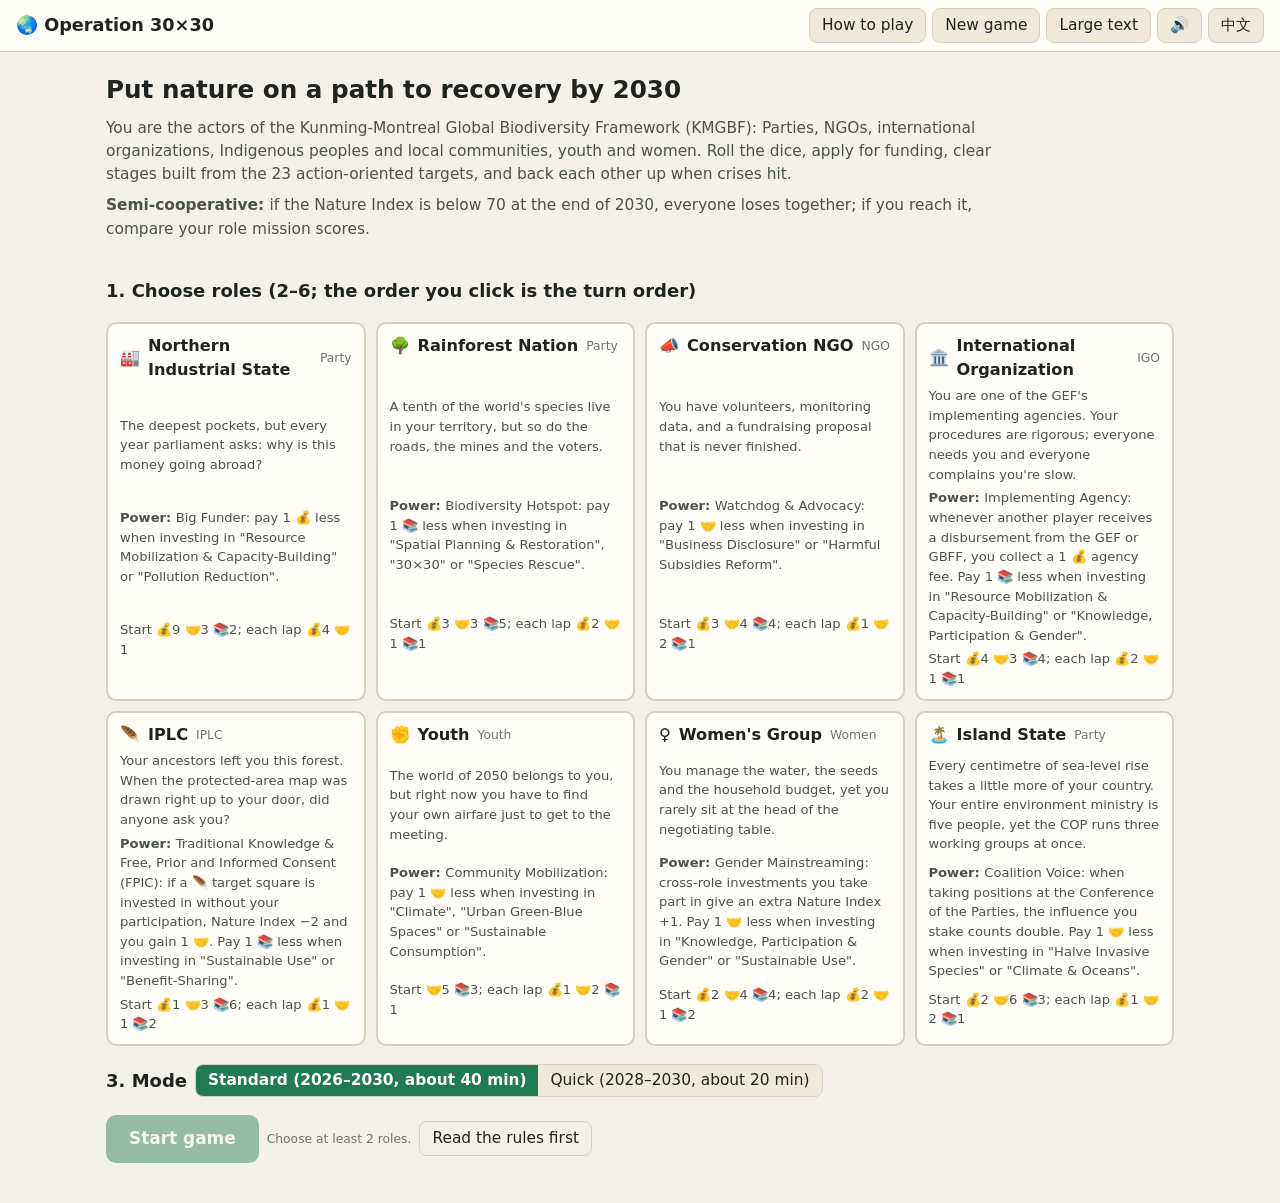
<file: game/index.html>
<!doctype html>
<html lang="zh-Hant-TW">
<head>
<meta charset="utf-8">
<meta name="viewport" content="width=device-width,initial-scale=1,viewport-fit=cover">
<title>30×30 大作戰</title>
<meta name="description" content="以昆明—蒙特婁全球生物多樣性綱要為題的角色扮演桌遊：締約方、NGO、國際組織、原住民族與地方社區、青年、婦女一起在 2030 年前讓自然復原。">
<meta name="theme-color" content="#1f6f4a">
<link rel="manifest" href="manifest.json">
<link rel="icon" href="icons/icon.svg" type="image/svg+xml">
<link rel="apple-touch-icon" href="icons/icon-192.png">
<link rel="stylesheet" href="game.css">
</head>
<body>
<header class="top">
  <h1><span aria-hidden="true">🌏</span> <span id="appTitle">30×30 大作戰</span></h1>
  <div id="hud" class="hud" aria-live="polite"></div>
  <nav class="menu">
    <button type="button" id="btnRules">玩法</button>
    <button type="button" id="btnNew">新局</button>
    <button type="button" id="btnBig" aria-pressed="false" title="投影用大字">大字</button>
    <button type="button" id="btnSound" aria-pressed="true">🔊</button>
    <button type="button" id="btnLang" lang="en" title="Switch to English">EN</button>
  </nav>
</header>
<main id="app"></main>
<dialog id="modal"><div id="modalBody"></div></dialog>
<noscript>這個遊戲需要啟用 JavaScript。This game requires JavaScript.</noscript>
<script type="module" src="js/ui.js"></script>
</body>
</html>
</file>
<file: game/game.css>
:root {
  --bg: #f4f1ea; --surface: #fffdf8; --surface2: #efe9dc; --ink: #1f2421; --ink2: #4b524d; --muted: #6f756f;
  --line: #d8d0bf; --accent: #1f7a55; --accent-ink: #fff; --warn: #b4521c; --danger: #a8322a; --gold: #b8860b;
  --zA: #2f8f5b; --zB: #c08a1e; --zC: #3d6fb6; --fund: #7a5cc7; --crisis: #b5452f; --scen: #0f8fa8;
  --shadow: 0 1px 2px rgb(0 0 0 / .08), 0 4px 14px rgb(0 0 0 / .06);
  --r: 10px; --fs: clamp(15px, .5vw + 9px, 19px);
  color-scheme: light;
}
@media (prefers-color-scheme: dark) {
  :root:not([data-theme="light"]) {
    --bg: #151816; --surface: #1d211f; --surface2: #262b28; --ink: #ecefe9; --ink2: #c3c9c2; --muted: #98a097;
    --line: #353b37; --accent: #3fb07e; --accent-ink: #0d1510; --warn: #e08a52; --danger: #e0675e; --gold: #e0b44a;
    --zA: #4fb57f; --zB: #d9a640; --zC: #6f9be0; --fund: #a38be6; --crisis: #e07a62; --scen: #43b8cf;
    --shadow: 0 1px 2px rgb(0 0 0 / .4), 0 4px 14px rgb(0 0 0 / .3);
    color-scheme: dark;
  }
}
:root[data-theme="dark"] {
  --bg: #151816; --surface: #1d211f; --surface2: #262b28; --ink: #ecefe9; --ink2: #c3c9c2; --muted: #98a097;
  --line: #353b37; --accent: #3fb07e; --accent-ink: #0d1510; --warn: #e08a52; --danger: #e0675e; --gold: #e0b44a;
  --zA: #4fb57f; --zB: #d9a640; --zC: #6f9be0; --fund: #a38be6; --crisis: #e07a62; --scen: #43b8cf;
  color-scheme: dark;
}
:root.big { --fs: clamp(19px, .6vw + 11px, 24px); }
* { box-sizing: border-box; }
html { font-size: var(--fs); }
body {
  margin: 0; background: var(--bg); color: var(--ink);
  font-family: "Noto Sans TC", "PingFang TC", "Microsoft JhengHei", system-ui, sans-serif; line-height: 1.5;
}
button { font: inherit; color: inherit; cursor: pointer; }
button:focus-visible, a:focus-visible, input:focus-visible, select:focus-visible { outline: 3px solid var(--accent); outline-offset: 2px; }
a { color: var(--accent); }
.top {
  display: flex; align-items: center; gap: 12px; flex-wrap: wrap;
  padding: 8px 16px; background: var(--surface); border-bottom: 1px solid var(--line); position: sticky; top: 0; z-index: 5;
}
.top h1 { font-size: 1.15rem; margin: 0; white-space: nowrap; }
.hud { flex: 1; display: flex; gap: 16px; align-items: center; flex-wrap: wrap; min-width: 0; }
.menu { display: flex; gap: 6px; }
.menu button, .btn {
  border: 1px solid var(--line); background: var(--surface2); border-radius: 8px; padding: 5px 12px;
}
.btn.primary { background: var(--accent); color: var(--accent-ink); border-color: transparent; font-weight: 600; }
.btn.ghost { background: transparent; }
.btn:disabled { opacity: .45; cursor: not-allowed; }
.btn.big { padding: 10px 22px; font-size: 1.1rem; border-radius: 10px; }

/* 自然指數 */
.meter { display: flex; align-items: center; gap: 8px; min-width: 240px; flex: 1; max-width: 480px; }
.meter .bar { position: relative; flex: 1; height: 16px; border-radius: 99px; background: var(--surface2); border: 1px solid var(--line); overflow: hidden; }
.meter .fill { position: absolute; inset: 0 auto 0 0; background: linear-gradient(90deg, #8fbf6a, var(--accent)); transition: width .6s ease; }
.meter .goal { position: absolute; top: -2px; bottom: -2px; width: 2px; background: var(--ink); }
.meter b { font-variant-numeric: tabular-nums; min-width: 2.4em; text-align: right; }
.year { font-weight: 700; font-variant-numeric: tabular-nums; }
.chip { display: inline-flex; align-items: center; gap: 4px; padding: 1px 8px; border-radius: 99px; background: var(--surface2); border: 1px solid var(--line); font-size: .85rem; white-space: nowrap; }

/* 版面 */
.game { display: grid; grid-template-columns: minmax(0, 1fr) clamp(320px, 22vw, 420px); gap: 14px; padding: 14px 16px; max-width: 1800px; margin: 0 auto; }
@media (max-width: 1100px) { .game { grid-template-columns: 1fr; } }

/* 棋盤：9×9，外圈 32 格 */
.board {
  display: grid; gap: 3px; aspect-ratio: 1; max-height: calc(100vh - 90px); width: 100%; margin: 0 auto;
  container-type: inline-size;   /* 棋盤內的字與棋子用 cqi，隨棋盤大小縮放 */
  grid-template-columns: 1.25fr repeat(7, 1fr) 1.25fr; grid-template-rows: 1.25fr repeat(7, 1fr) 1.25fr;
}
.sq {
  position: relative; background: var(--surface); border: 1px solid var(--line); border-radius: 6px;
  padding: 3px 4px; font-size: clamp(.7rem, 1.2cqi, 1.05rem); line-height: 1.2; overflow: hidden; display: flex; flex-direction: column; gap: 2px;
  text-align: left; min-width: 0;
}
.sq > * { flex-shrink: 0; }
.sq .ic { font-size: clamp(1rem, 2.1cqi, 1.9rem); line-height: 1; }
.sq .nm { font-weight: 600; overflow-wrap: anywhere; display: -webkit-box; -webkit-line-clamp: 2; -webkit-box-orient: vertical; overflow: hidden; }
.sq .sub { color: var(--muted); font-size: .85em; }
.sq.target { border-top: 5px solid var(--z); }
.sq.target.zA { --z: var(--zA); } .sq.target.zB { --z: var(--zB); } .sq.target.zC { --z: var(--zC); }
.sq.fund { background: color-mix(in srgb, var(--fund) 10%, var(--surface)); }
.sq.crisis { background: color-mix(in srgb, var(--crisis) 12%, var(--surface)); }
.sq.scenario { background: color-mix(in srgb, var(--scen) 10%, var(--surface)); }
.sq.corner { background: var(--surface2); font-size: clamp(.75rem, 1.45cqi, 1.25rem); }
.sq.done { background: color-mix(in srgb, var(--accent) 18%, var(--surface)); }
.sq.here { outline: 3px solid var(--gold); outline-offset: -1px; }
.pips { display: flex; gap: 2px; position: absolute; top: 5px; left: calc(clamp(1rem, 2.1cqi, 1.9rem) + 12px); }   /* 進度圓點放在圖示右邊 */
.pip { width: clamp(9px, 1.1cqi, 15px); height: clamp(9px, 1.1cqi, 15px); border-radius: 50%; border: 1.5px solid var(--z, var(--accent)); }
.pip.on { background: var(--z, var(--accent)); }
.fpic { position: absolute; top: 2px; right: 3px; font-size: clamp(.8rem, 1.6cqi, 1.4rem); }
.tokens { display: flex; flex-wrap: wrap; gap: 1px; position: absolute; bottom: 2px; right: 2px; max-width: 70%; justify-content: flex-end; }
.tok {
  width: clamp(22px, 3.8cqi, 44px); height: clamp(22px, 3.8cqi, 44px); border-radius: 50%; display: grid; place-items: center; font-size: clamp(.72rem, 2.2cqi, 1.6rem);
  background: var(--c); border: 2px solid var(--surface); box-shadow: 0 1px 3px rgb(0 0 0 / .35); transition: transform .15s;
}
.tok.cur { transform: scale(1.2); z-index: 2; }

/* 棋盤中央：行動面板 */
.center {
  grid-row: 2 / 9; grid-column: 2 / 9; background: var(--surface); border: 1px solid var(--line); border-radius: var(--r);
  padding: 14px 16px; overflow: auto; display: flex; flex-direction: column; gap: 10px; box-shadow: var(--shadow);
}
.turn { display: flex; align-items: center; gap: 10px; flex-wrap: wrap; }
.turn .who { font-size: 1.15rem; font-weight: 700; }
.badge { display: inline-flex; align-items: center; gap: 6px; padding: 2px 10px 2px 4px; border-radius: 99px; background: color-mix(in srgb, var(--c) 18%, var(--surface)); border: 1.5px solid var(--c); font-weight: 600; }
.badge .dot { width: 1.9em; height: 1.9em; border-radius: 50%; display: grid; place-items: center; background: var(--c); }
.card {
  border: 1px solid var(--line); border-radius: var(--r); padding: 12px 14px; background: var(--surface2);
  display: flex; flex-direction: column; gap: 8px;
}
.card h2 { margin: 0; font-size: 1.15rem; display: flex; gap: 8px; align-items: center; }
.card .kind { font-size: .78rem; font-weight: 600; padding: 1px 8px; border-radius: 99px; color: #fff; background: var(--kc, var(--accent)); }
.card p { margin: 0; }
.opts { display: grid; gap: 8px; }
.opt {
  text-align: left; border: 1.5px solid var(--line); background: var(--surface); border-radius: 10px; padding: 9px 12px;
  display: flex; justify-content: space-between; gap: 10px; align-items: center;
}
.opt:hover:not(:disabled) { border-color: var(--accent); }
.opt:disabled { opacity: .5; cursor: not-allowed; }
.opt .cost { white-space: nowrap; font-variant-numeric: tabular-nums; color: var(--ink2); }
.result { font-size: 1.02rem; border-left: 4px solid var(--accent); padding: 4px 10px; background: var(--surface); border-radius: 0 8px 8px 0; }
.know { border-top: 1px dashed var(--line); padding-top: 8px; font-size: .9rem; color: var(--ink2); }
.know summary { cursor: pointer; font-weight: 600; color: var(--ink); }
.know ul { margin: 6px 0 0; padding-left: 1.1em; display: grid; gap: 6px; }
.know .src { font-size: .8rem; color: var(--muted); }
.know .q { font-weight: 600; color: var(--ink); margin: 6px 0 0; }
.tgt { font-size: .85rem; color: var(--ink2); }
.tgt b { color: var(--ink); }

/* 資源池 */
.slots { display: flex; flex-wrap: wrap; gap: 6px; }
.slot { min-width: 54px; height: 40px; border-radius: 8px; border: 2px dashed var(--line); display: grid; place-items: center; font-size: 1.05rem; background: var(--surface); }
.slot.full { border-style: solid; border-color: var(--c); background: color-mix(in srgb, var(--c) 18%, var(--surface)); }
.slot small { font-size: .62rem; display: block; line-height: 1; }
.givers { display: grid; gap: 6px; }
.giver { display: flex; align-items: center; gap: 8px; flex-wrap: wrap; }
.giver .gname { min-width: 9em; }
.giver button { min-width: 48px; }
.dice { display: flex; gap: 8px; font-size: 2.4rem; line-height: 1; }
.dice span { display: inline-block; }
.dice.roll span { animation: shake .5s ease; }
@keyframes shake { 0% { transform: rotate(0) } 25% { transform: rotate(-25deg) scale(1.15) } 50% { transform: rotate(20deg) } 75% { transform: rotate(-10deg) } 100% { transform: rotate(0) } }
.log { font-size: .9rem; color: var(--ink2); max-height: 9.5em; overflow: auto; border-top: 1px solid var(--line); padding-top: 6px; margin-top: auto; }
.log div { padding: 1px 0; }
.log .plus { color: var(--accent); } .log .minus { color: var(--danger); }
.row { display: flex; gap: 8px; flex-wrap: wrap; align-items: center; }

/* 側欄 */
.side { display: flex; flex-direction: column; gap: 12px; min-width: 0; }
.pcard { background: var(--surface); border: 1px solid var(--line); border-left: 6px solid var(--c); border-radius: var(--r); padding: 8px 10px; box-shadow: var(--shadow); }
.pcard.cur { outline: 2px solid var(--gold); }
.pcard .h { display: flex; align-items: center; gap: 6px; justify-content: space-between; }
.pcard .nm { font-weight: 700; }
.pcard .res { display: flex; gap: 10px; font-variant-numeric: tabular-nums; font-size: 1.05rem; }
.pcard .res span.flash { animation: flash .9s ease; border-radius: 4px; }
@keyframes flash { 0% { background: color-mix(in srgb, var(--gold) 55%, transparent) } 100% { background: transparent } }
.pcard details { font-size: .88rem; color: var(--ink2); }
.pcard summary { cursor: pointer; }
.pcard ul { margin: 4px 0; padding-left: 1.1em; }
.tag { font-size: .8rem; color: var(--muted); }
.tgrid { display: grid; grid-template-columns: repeat(6, 1fr); gap: 3px; }
.tcell { font-size: .78rem; text-align: center; border-radius: 4px; padding: 3px 1px; background: var(--surface2); border: 1px solid var(--line); cursor: help; }
.tcell.s1 { background: color-mix(in srgb, var(--gold) 30%, var(--surface)); }
.tcell.s2 { background: var(--accent); color: var(--accent-ink); border-color: transparent; font-weight: 700; }
.panel { background: var(--surface); border: 1px solid var(--line); border-radius: var(--r); padding: 10px 12px; }
.panel h3 { margin: 0 0 6px; font-size: .95rem; }
.legend { display: flex; gap: 8px; flex-wrap: wrap; font-size: .8rem; color: var(--muted); margin-top: 6px; }

/* 開局 */
.setup { max-width: 1100px; margin: 0 auto; padding: 20px 16px 40px; display: grid; gap: 18px; }
.hero { display: grid; gap: 8px; }
.hero h2 { margin: 0; font-size: 1.6rem; }
.hero p { margin: 0; color: var(--ink2); max-width: 60em; }
.roles { display: grid; grid-template-columns: repeat(auto-fill, minmax(240px, 1fr)); gap: 10px; }
.rcard { text-align: left; background: var(--surface); border: 2px solid var(--line); border-radius: var(--r); padding: 10px 12px; display: grid; gap: 4px; position: relative; }
.rcard[aria-pressed="true"] { border-color: var(--c); background: color-mix(in srgb, var(--c) 10%, var(--surface)); }
.rcard .t { display: flex; align-items: center; gap: 8px; font-weight: 700; font-size: 1.05rem; }
.rcard .g { font-size: .8rem; color: var(--muted); font-weight: 400; }
.rcard p { margin: 0; font-size: .85rem; color: var(--ink2); }
.rcard .seat { position: absolute; top: 8px; right: 10px; font-size: .8rem; font-weight: 700; color: var(--c); }
.seats { display: grid; gap: 8px; }
.seatrow { display: flex; gap: 8px; align-items: center; flex-wrap: wrap; background: var(--surface); border: 1px solid var(--line); border-radius: 8px; padding: 6px 10px; }
.seatrow input[type=text] { font: inherit; padding: 4px 8px; border: 1px solid var(--line); border-radius: 6px; background: var(--surface2); color: var(--ink); width: 11em; }
.seg { display: inline-flex; border: 1px solid var(--line); border-radius: 8px; overflow: hidden; }
.seg button { border: 0; background: var(--surface2); padding: 4px 12px; }
.seg button[aria-pressed="true"] { background: var(--accent); color: var(--accent-ink); font-weight: 600; }

dialog { border: 1px solid var(--line); border-radius: 14px; padding: 0; max-width: min(760px, calc(100vw - 32px)); width: 100%; background: var(--surface); color: var(--ink); box-shadow: 0 10px 40px rgb(0 0 0 / .3); }
dialog::backdrop { background: rgb(0 0 0 / .45); }
#modalBody { padding: 18px 20px; display: grid; gap: 10px; max-height: 85vh; overflow: auto; }
#modalBody h2 { margin: 0; }
#modalBody table { border-collapse: collapse; width: 100%; font-size: .9rem; }
#modalBody td, #modalBody th { border-bottom: 1px solid var(--line); padding: 4px 6px; text-align: left; vertical-align: top; }
.report .tgrid { grid-template-columns: repeat(auto-fill, minmax(110px, 1fr)); }
.report .tcell { font-size: .85rem; padding: 6px 4px; text-align: left; }
.big-result { font-size: 1.5rem; font-weight: 800; }
.toast { position: fixed; left: 50%; bottom: 20px; transform: translateX(-50%); background: var(--ink); color: var(--bg); padding: 8px 16px; border-radius: 99px; z-index: 20; font-weight: 600; box-shadow: var(--shadow); animation: up .3s ease; }
@keyframes up { from { transform: translate(-50%, 20px); opacity: 0 } }

@media (max-width: 700px) {
  .top { padding: 6px 16px; }
  .top h1 { flex: 1; }
  .menu { flex-wrap: wrap; }
  .menu button { white-space: nowrap; padding: 4px 8px; font-size: .85rem; }
  .hud { order: 3; flex-basis: 100%; gap: 8px; }
  .hud > .tag:last-child { display: none; }
  .year { white-space: nowrap; }
  .board { gap: 2px; max-height: none; aspect-ratio: auto; grid-template-rows: repeat(9, 36px) auto; }
  .center { grid-row: 10; grid-column: 1 / -1; margin-top: 6px; }
  .sq { padding: 2px; font-size: .5rem; }
  .sq .sub, .sq .nm { display: none; }
  .sq .ic { font-size: .9rem; }
  .tok { width: 14px; height: 14px; font-size: .5rem; border-width: 1px; }
  .pips { position: static; margin-top: auto; }
  .pip { width: 7px; height: 7px; }
  .center { padding: 8px; gap: 6px; font-size: .85rem; }
  .card { padding: 8px; }
  .dice { font-size: 1.8rem; }
  .meter { min-width: 0; }
}
@media (prefers-reduced-motion: reduce) { * { animation: none !important; transition: none !important; } }
@media print { .top nav, .board, .side { display: none; } }
</file>
